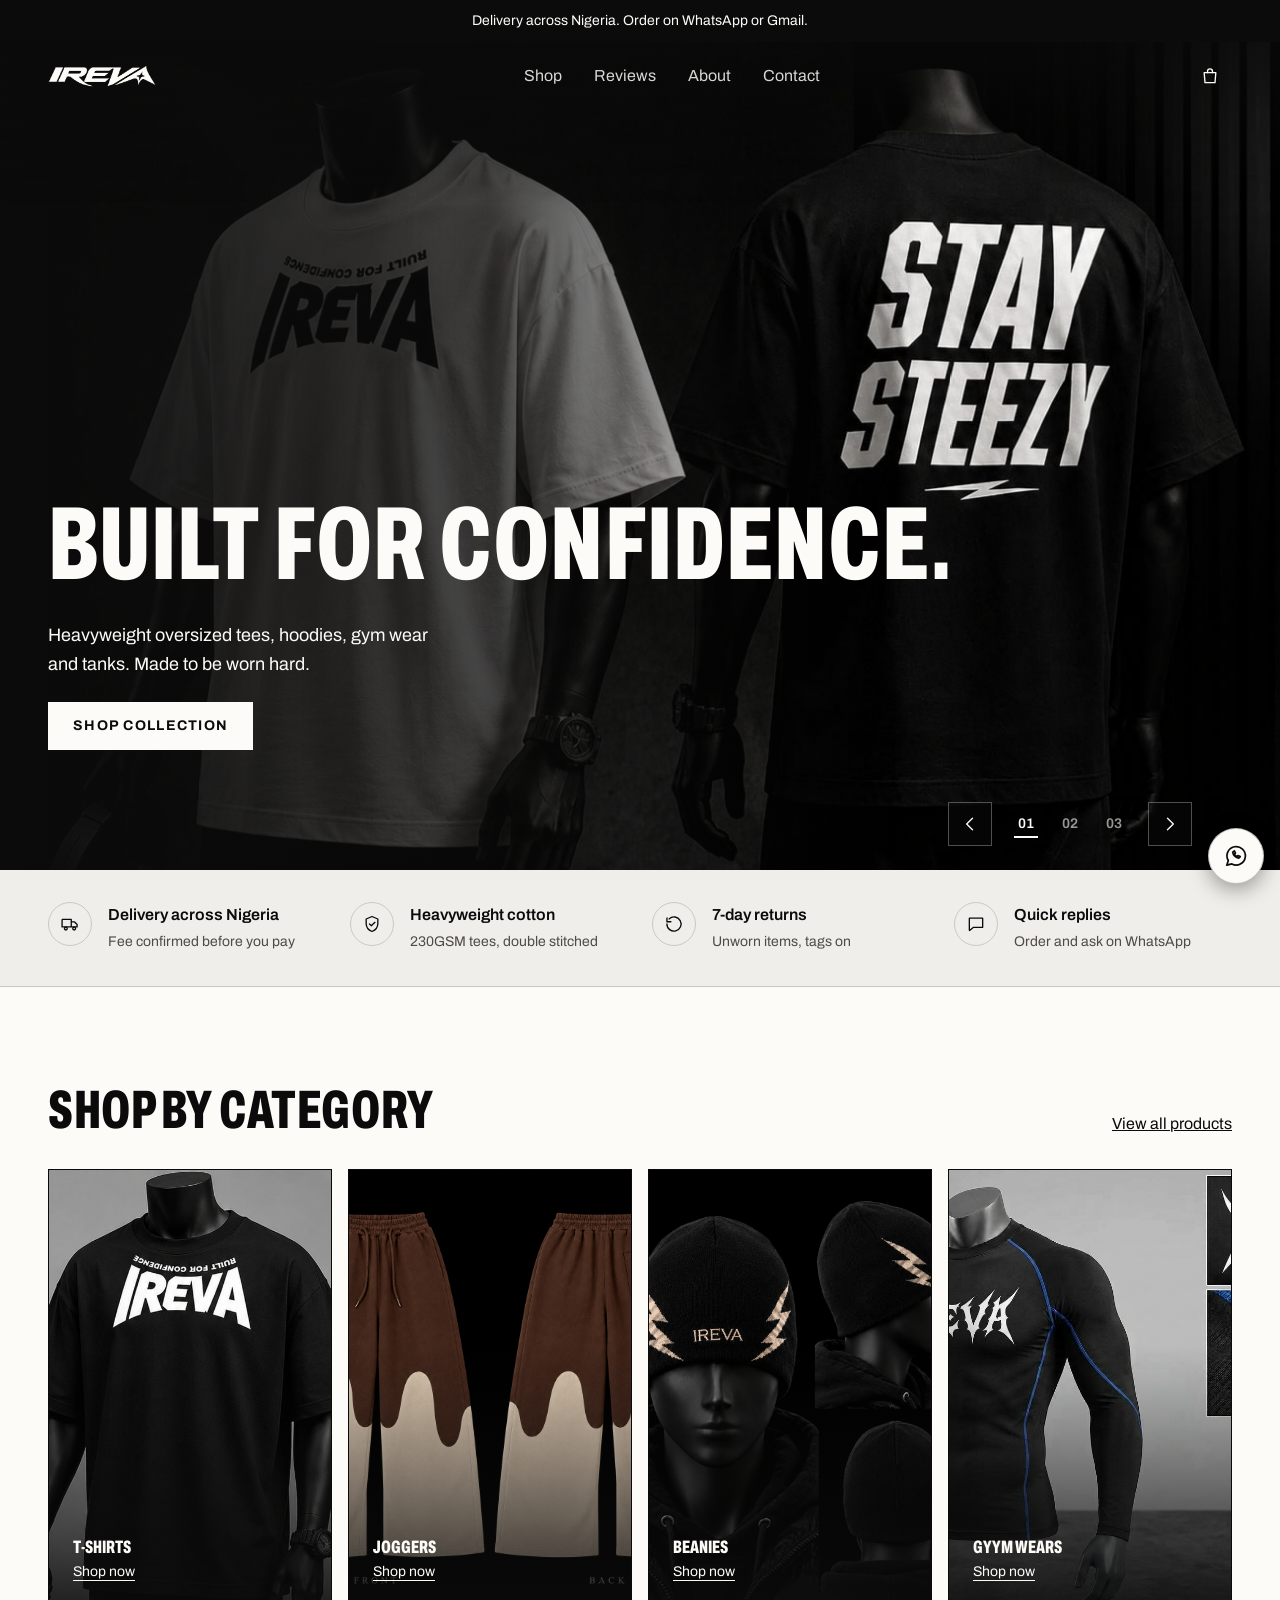
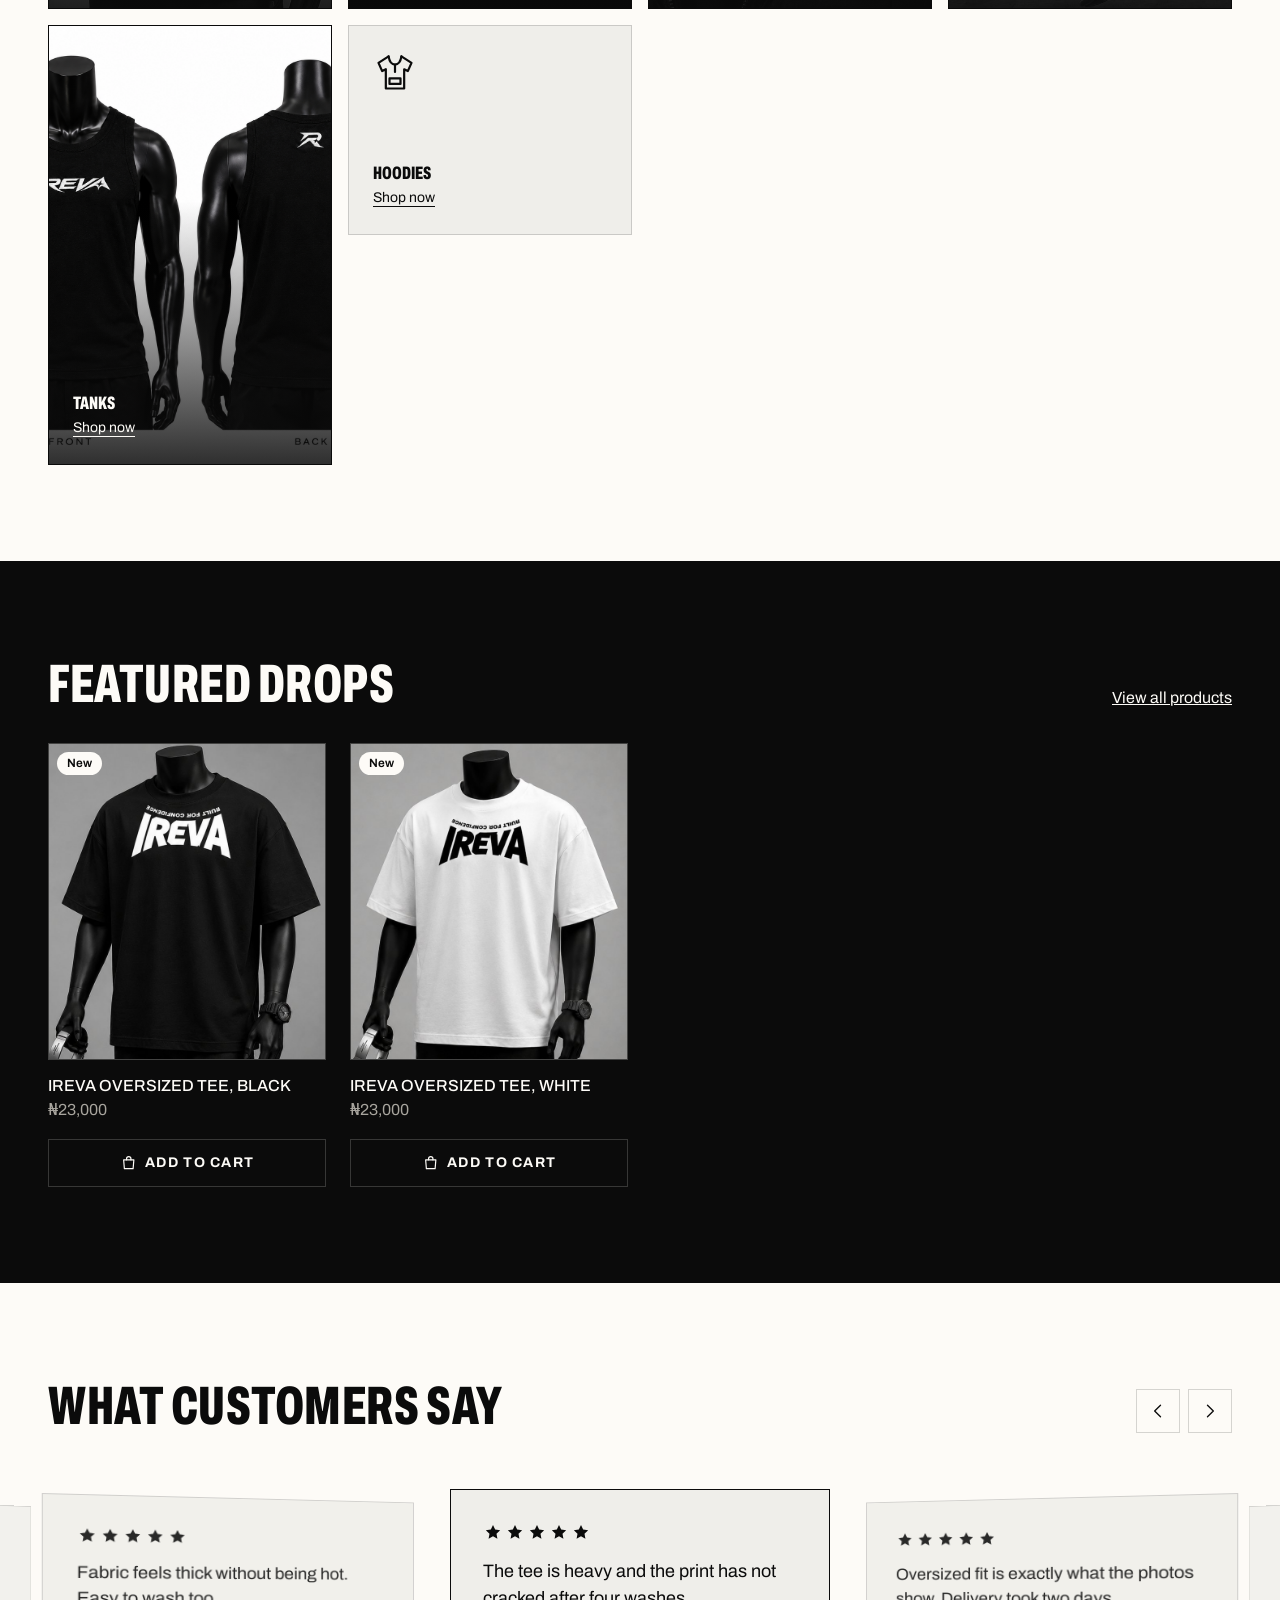
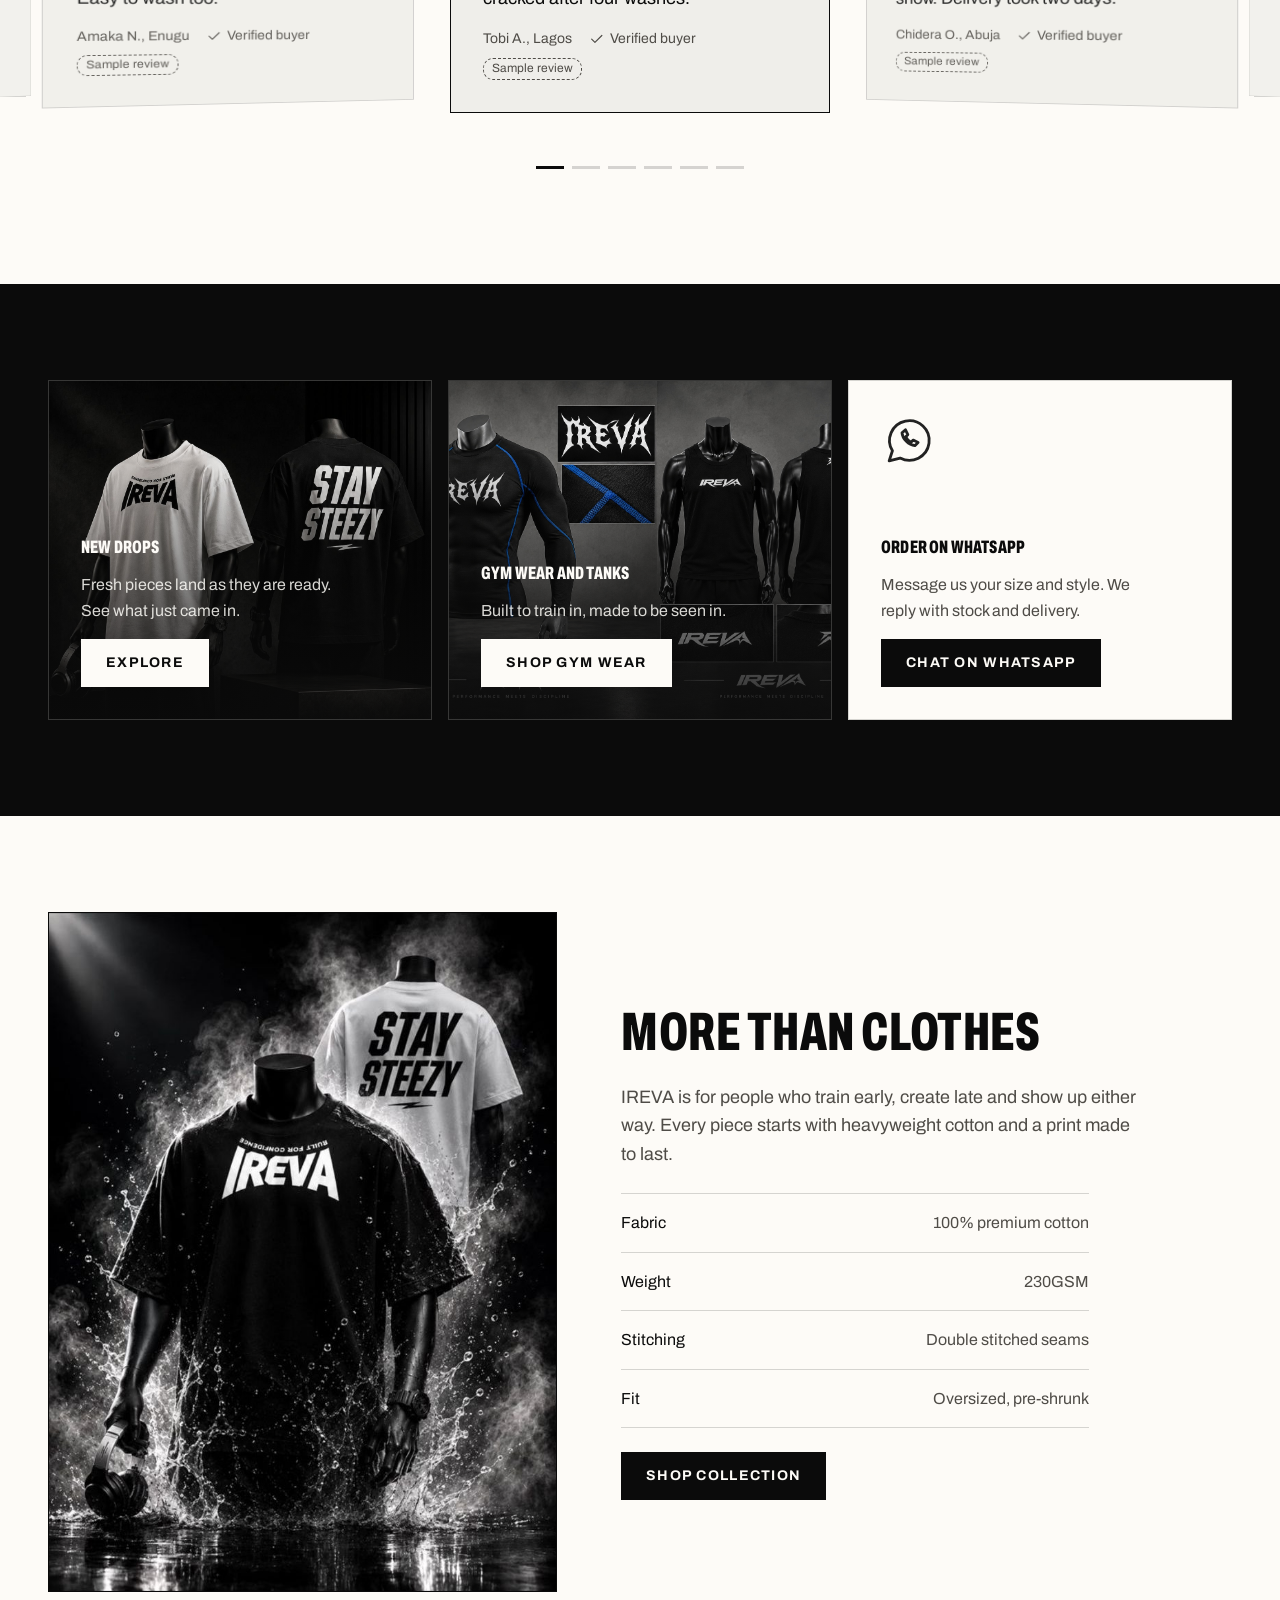
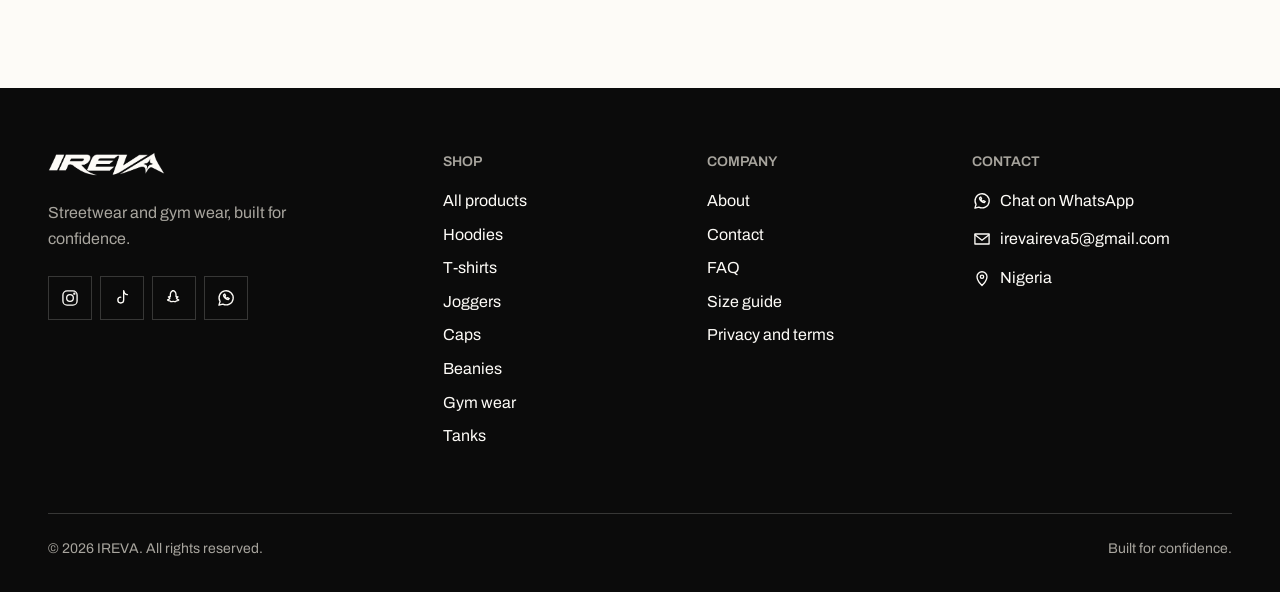
<file: index.html>
<!doctype html>
<html lang="en">

<head>
  <meta charset="utf-8" />
  <meta name="viewport" content="width=device-width, initial-scale=1" />
  <title>IREVA | Streetwear and gym wear, built for confidence</title>
  <meta name="description"
    content="IREVA makes heavyweight oversized tees, hoodies, joggers, caps, gym wear and tanks. Order by WhatsApp or Gmail." />
  <meta name="theme-color" content="#0b0b0b" />
  <link rel="icon" href="favicon.ico" sizes="48x48" />
  <link rel="icon" href="assets/images/favicon-32.png" type="image/png" sizes="32x32" />
  <link rel="apple-touch-icon" href="assets/images/apple-touch-icon.png" />
  <link rel="manifest" href="site.webmanifest" />
  <meta property="og:type" content="website" />
  <meta property="og:site_name" content="IREVA" />
  <meta property="og:title" content="IREVA | Streetwear and gym wear, built for confidence" />
  <meta property="og:description"
    content="IREVA makes heavyweight oversized tees, hoodies, joggers, caps, gym wear and tanks. Order by WhatsApp or Gmail." />
  <meta property="og:image" content="https://ire-va.netlify.app/assets/images/hero-duo.jpg" />
  <meta name="twitter:card" content="summary_large_image" />
  <link rel="preload" href="assets/fonts/archivo-head.woff2" as="font" type="font/woff2" crossorigin>
  <link rel="preload" href="assets/fonts/archivo-body.woff2" as="font" type="font/woff2" crossorigin>
  <link rel="stylesheet" href="css/styles.css" />
</head>

<!-- Page Loader -->
<div class="page-loader" id="pageLoader">
  <div class="loader-logo"><img src="assets/images/logo-light.png"></div>
  <div class="loader-bar">
    <div class="loader-fill"></div>
  </div>
</div>


<body class="is-light has-overlay">
  <a class="skip-link" href="#main">Skip to content</a>
  <svg xmlns="http://www.w3.org/2000/svg" width="0" height="0" style="position: absolute" aria-hidden="true"
    focusable="false">
    <symbol id="i-bag" viewBox="0 0 24 24">
      <path d="M5 8h14l-1 12H6L5 8z" />
      <path d="M9 8V6.5a3 3 0 0 1 6 0V8" />
    </symbol>
    <symbol id="i-menu" viewBox="0 0 24 24">
      <path d="M4 7h16M4 12h16M4 17h16" />
    </symbol>
    <symbol id="i-close" viewBox="0 0 24 24">
      <path d="M6 6l12 12M18 6L6 18" />
    </symbol>
    <symbol id="i-chev-l" viewBox="0 0 24 24">
      <path d="M15 5l-7 7 7 7" />
    </symbol>
    <symbol id="i-chev-r" viewBox="0 0 24 24">
      <path d="M9 5l7 7-7 7" />
    </symbol>
    <symbol id="i-pause" viewBox="0 0 24 24">
      <path d="M8 5v14M16 5v14" />
    </symbol>
    <symbol id="i-play" viewBox="0 0 24 24">
      <path d="M8 5l11 7-11 7z" />
    </symbol>
    <symbol id="i-truck" viewBox="0 0 24 24">
      <path d="M2.5 6.5h11v9h-11zM13.5 9.5h4l3 3v3h-7" />
      <circle cx="7" cy="17.5" r="1.7" />
      <circle cx="17" cy="17.5" r="1.7" />
    </symbol>
    <symbol id="i-shield" viewBox="0 0 24 24">
      <path d="M12 3l7 3v5.5c0 4.5-3 8-7 9.5-4-1.5-7-5-7-9.5V6l7-3z" />
      <path d="M9 12l2.2 2.2L15.5 10" />
    </symbol>
    <symbol id="i-return" viewBox="0 0 24 24">
      <path d="M3.5 12a8.5 8.5 0 1 0 2.6-6.1" />
      <path d="M3.5 4.5v4.8h4.8" />
    </symbol>
    <symbol id="i-chat" viewBox="0 0 24 24">
      <path d="M4 5h16v11H9l-5 4V5z" />
    </symbol>
    <symbol id="i-whatsapp" viewBox="0 0 24 24">
      <path d="M3.5 20.5l1.4-4.3A8.5 8.5 0 1 1 8.2 19.3l-4.7 1.2z" />
      <path d="M9 8.5c.2 2.6 2.9 5.3 5.5 5.5l1.4-1.4-2.1-1-.9.9c-.9-.4-1.9-1.4-2.3-2.3l.9-.9-1-2.1L9 8.5z" />
    </symbol>
    <symbol id="i-mail" viewBox="0 0 24 24">
      <path d="M3.5 6h17v12h-17z" />
      <path d="M3.5 7l8.5 6.5L20.5 7" />
    </symbol>
    <symbol id="i-instagram" viewBox="0 0 24 24">
      <rect x="3.5" y="3.5" width="17" height="17" rx="5" />
      <circle cx="12" cy="12" r="4" />
      <circle cx="17.2" cy="6.8" r=".6" />
    </symbol>
    <symbol id="i-tiktok" viewBox="0 0 24 24">
      <path d="M14 3.5v11a3.5 3.5 0 1 1-3.5-3.5" />
      <path d="M14 3.5c.4 2.7 2.1 4.3 4.5 4.5" />
    </symbol>
    <symbol id="i-pin" viewBox="0 0 24 24">
      <path d="M12 21s6-5.6 6-10.5a6 6 0 1 0-12 0C6 15.4 12 21 12 21z" />
      <circle cx="12" cy="10.5" r="2" />
    </symbol>
    <symbol id="i-star" viewBox="0 0 24 24">
      <path d="M12 3.5l2.6 5.5 6 .8-4.4 4.2 1.1 6-5.3-2.9-5.3 2.9 1.1-6L3.4 9.8l6-.8L12 3.5z" />
    </symbol>
    <symbol id="i-check" viewBox="0 0 24 24">
      <path d="M5 12.5l4.5 4.5L19 7.5" />
    </symbol>
    <symbol id="i-plus" viewBox="0 0 24 24">
      <path d="M12 5v14M5 12h14" />
    </symbol>
    <symbol id="i-minus" viewBox="0 0 24 24">
      <path d="M5 12h14" />
    </symbol>
    <symbol id="i-tee" viewBox="0 0 24 24">
      <path d="M8.5 4L3 7l2 4.5 2-1V20h10V10.5l2 1L21 7l-5.5-3c-.5 1.4-1.9 2.4-3.5 2.4S9 5.4 8.5 4z" />
    </symbol>
    <symbol id="i-hoodie" viewBox="0 0 24 24">
      <path d="M8.5 3.5L3 7l2 4.5 2-1V21h10V10.5l2 1L21 7l-5.5-3.5" />
      <path d="M8.5 3.5C9 6.5 10.3 8 12 8s3-1.5 3.5-4.5" />
      <path d="M12 8v4M9 15.5h6v3H9z" />
    </symbol>
    <symbol id="i-joggers" viewBox="0 0 24 24">
      <path d="M7 3h10l1.2 18h-4.4L12 12.5 10.2 21H5.8L7 3z" />
      <path d="M7 6.5h10M9.5 3v3.5" />
    </symbol>
    <symbol id="i-cap" viewBox="0 0 24 24">
      <path d="M5 14.5a7 7 0 0 1 14 0" />
      <path d="M3 14.5h15.5c1.7 0 2.7.9 2.7 2H3z" />
      <path d="M12 7.5v7" />
    </symbol>
    <symbol id="i-beanie" viewBox="0 0 24 24">
      <path d="M5.5 15a6.5 6.5 0 0 1 13 0" />
      <path d="M4.5 15h15v4h-15z" />
      <path d="M8 15v4M12 15v4M16 15v4" />
      <circle cx="12" cy="5" r="1.6" />
    </symbol>
    <symbol id="i-gym" viewBox="0 0 24 24">
      <path d="M6.5 6.5v11M17.5 6.5v11M3.5 9v6M20.5 9v6M6.5 12h11" />
    </symbol>
    <symbol id="i-tank" viewBox="0 0 24 24">
      <path d="M8 3v3c0 2 1.8 3.4 4 3.4S16 8 16 6V3" />
      <path d="M8 3L5.5 5.5 6.2 21h11.6l.7-15.5L16 3" />
    </symbol>
  </svg>
  <section class="announce is-dark" aria-label="Announcement">
    <p data-text="announcement">
      Delivery across Nigeria. Order on WhatsApp or Gmail.
    </p>
  </section>
  <header class="site-header" data-header data-overlay>
    <a class="brand" href="index.html" aria-label="IREVA home"><img class="logo logo--ivory"
        src="assets/images/logo-light.png" alt="" width="108" height="22" /><img class="logo logo--onyx"
        src="assets/images/logo-dark.png" alt="" width="108" height="22" /></a>
    <nav class="site-nav" id="site-nav" aria-label="Main">
      <a href="shop.html">Shop</a><a href="index.html#reviews">Reviews</a><a href="about.html">About</a><a
        href="contact.html">Contact</a>
    </nav>
    <div class="header-actions">
      <button class="icon-btn" type="button" data-open-cart aria-label="Open cart">
        <svg class="icon" aria-hidden="true">
          <use href="#i-bag" />
        </svg><span class="badge-count" data-cart-count hidden>0</span>
      </button>
      <button class="icon-btn menu-toggle" type="button" data-menu-toggle aria-expanded="false" aria-controls="site-nav"
        aria-label="Menu">
        <svg class="icon" aria-hidden="true">
          <use href="#i-menu" />
        </svg>
      </button>
    </div>
  </header>
  <main id="main" tabindex="-1">
    <section class="hero is-dark" aria-roledescription="carousel" aria-label="Featured slideshow" data-hero>
      <div class="hero-slides" data-hero-slides>
        <div class="hero-slide is-active" role="group" aria-roledescription="slide" aria-label="1 of 3">
          <img class="hero-image" src="assets/images/hero-duo.jpg"
            alt="IREVA white tee with the front print and black tee with Stay Steezy on the back, on mannequins"
            width="1402" height="1122" fetchpriority="high" />
          <div class="hero-copy">
            <h1 class="hero-title">Built for confidence.</h1>
            <p>
              Heavyweight oversized tees, hoodies, gym wear and tanks. Made to
              be worn hard.
            </p>
            <a class="btn" href="shop.html">Shop Collection</a>
          </div>
        </div>
        <div class="hero-slide hero-slide--right" role="group" aria-roledescription="slide" aria-label="2 of 3">
          <img class="hero-image" src="assets/images/hero-splash.jpg"
            alt="IREVA black tee rising out of splashing water, white tee behind it" width="739" height="986" />
          <div class="hero-copy">
            <h2 class="hero-title">Stay steezy.</h2>
            <p>
              The back print does the talking. Oversized tees in black and
              white.
            </p>
            <a class="btn" href="shop.html?category=T-shirts">Shop T-shirts</a>
          </div>
        </div>
        <div class="hero-slide hero-slide--pair" role="group" aria-roledescription="slide" aria-label="3 of 3">
          <div class="hero-pair">
            <div class="pair-card pair-card--white">
              <img src="assets/images/tee-white.jpg" alt="IREVA white oversized tee, front" width="700" height="780" />
            </div>
            <div class="pair-card pair-card--black">
              <img src="assets/images/tee-black.jpg" alt="IREVA black oversized tee, front" width="700" height="780" />
            </div>
          </div>
          <div class="hero-copy">
            <h2 class="hero-title">Heavy. Double stitched.</h2>
            <p>230GSM cotton that keeps its shape wash after wash.</p>
            <a class="btn" href="shop.html?category=T-shirts">See the tees</a>
          </div>
        </div>
      </div>
      <div class="hero-controls">
        <button class="icon-btn" type="button" data-hero-prev aria-label="Previous slide">
          <svg class="icon" aria-hidden="true">
            <use href="#i-chev-l" />
          </svg>
        </button>
        <div class="hero-nums" data-hero-nums></div>
        <button class="icon-btn" type="button" data-hero-next aria-label="Next slide">
          <svg class="icon" aria-hidden="true">
            <use href="#i-chev-r" />
          </svg>
        </button>
        <!--button class="icon-btn" type="button" data-hero-toggle aria-label="Pause slideshow"><svg class="icon"
            aria-hidden="true">
            <use href="#i-pause" />
          </svg></button>-->
      </div>
    </section>
    <section class="trust is-light" aria-label="Why shop with IREVA">
      <ul class="trust-list">
        <li class="trust-item">
          <svg class="icon" aria-hidden="true">
            <use href="#i-truck" />
          </svg>
          <div>
            <strong>Delivery across Nigeria</strong><span>Fee confirmed before you pay</span>
          </div>
        </li>
        <li class="trust-item">
          <svg class="icon" aria-hidden="true">
            <use href="#i-shield" />
          </svg>
          <div>
            <strong>Heavyweight cotton</strong><span>230GSM tees, double stitched</span>
          </div>
        </li>
        <li class="trust-item">
          <svg class="icon" aria-hidden="true">
            <use href="#i-return" />
          </svg>
          <div>
            <strong>7-day returns</strong><span>Unworn items, tags on</span>
          </div>
        </li>
        <li class="trust-item">
          <svg class="icon" aria-hidden="true">
            <use href="#i-chat" />
          </svg>
          <div>
            <strong>Quick replies</strong><span>Order and ask on WhatsApp</span>
          </div>
        </li>
      </ul>
    </section>
    <section class="block is-light" aria-labelledby="cat-title">
      <div class="block-head">
        <h2 class="block-title" id="cat-title">Shop by category</h2>
        <a class="link" href="shop.html">View all products</a>
      </div>
      <ul class="tiles">
        <li class="tile-li--photo">
          <a class="tile tile--photo" href="shop.html?category=T-shirts"><img src="assets/images/tee-black.jpg" alt=""
              loading="lazy" width="700" height="780" /><span><span class="tile-name">T-shirts</span><span
                class="tile-cta">Shop now</span></span></a>
        </li>
        <li class="tile-li--photo">
          <a class="tile tile--photo" href="shop.html?category=T-shirts"><img src="assets/images/joggers.PNG" alt=""
              loading="lazy" width="700" height="780" /><span><span class="tile-name">Joggers</span><span
                class="tile-cta">Shop now</span></span></a>
        </li>
        <li class="tile-li--photo">
          <a class="tile tile--photo" href="shop.html?category=T-shirts"><img
              src="assets/images/ireva_beanie_blank_back.jpg" alt="" loading="lazy" width="700"
              height="780" /><span><span class="tile-name">Beanies</span><span class="tile-cta">Shop
                now</span></span></a>
        </li>
        <li class="tile-li--photo">
          <a class="tile tile--photo" href="shop.html?category=T-shirts"><img src="assets/images/gymw.JPG" alt=""
              loading="lazy" width="700" height="780" /><span><span class="tile-name">Gyym Wears</span><span
                class="tile-cta">Shop now</span></span></a>
        </li>
        <li class="tile-li--photo">
          <a class="tile tile--photo" href="shop.html?category=T-shirts"><img src="assets/images/tanks.PNG" alt=""
              loading="lazy" width="700" height="780" /><span><span class="tile-name">Tanks</span><span
                class="tile-cta">Shop now</span></span></a>
        </li>
        <li>
          <a class="tile" href="shop.html?category=Hoodies"><svg class="icon icon--xl" aria-hidden="true">
              <use href="#i-hoodie" />
            </svg><span><span class="tile-name">Hoodies</span><span class="tile-cta">Shop now</span></span></a>
        </li>
      </ul>
    </section>
    <section class="block is-dark" aria-labelledby="feat-title">
      <div class="block-head">
        <h2 class="block-title" id="feat-title">Featured drops</h2>
        <a class="link" href="shop.html">View all products</a>
      </div>
      <ul class="grid" data-featured></ul>
      <noscript>
        <p class="shop-empty">
          Turn on JavaScript to browse and order, or message us on WhatsApp.
        </p>
      </noscript>
    </section>
    <section class="block is-light" id="reviews" aria-labelledby="rv-title" aria-roledescription="carousel"
      data-reviews>
      <div class="block-head">
        <h2 class="block-title" id="rv-title">What customers say</h2>
        <div class="rv-controls">
          <button class="icon-btn" type="button" data-rv-prev aria-label="Previous review">
            <svg class="icon" aria-hidden="true">
              <use href="#i-chev-l" />
            </svg>
          </button>
          <!--button
              class="icon-btn"
              type="button"
              data-rv-toggle
              aria-label="Pause reviews">
              <svg class="icon" aria-hidden="true">
                <use href="#i-pause" />
              </svg>
            </button-->
          <button class="icon-btn" type="button" data-rv-next aria-label="Next review">
            <svg class="icon" aria-hidden="true">
              <use href="#i-chev-r" />
            </svg>
          </button>
        </div>
      </div>
      <ul class="rv-track" data-rv-track tabindex="0" aria-label="Customer reviews"></ul>
      <div class="rv-dots" data-rv-dots></div>
    </section>
    <section class="block is-dark" aria-label="Highlights">
      <div class="promos">
        <div class="promo promo--photo">
          <img src="assets/images/hero-duo.jpg" alt="t-shirts" loading="lazy" width="1402" height="1122" />
          <h3>New drops</h3>
          <p>Fresh pieces land as they are ready. See what just came in.</p>
          <a class="btn" href="shop.html">Explore</a>
        </div>
        <div class="promo promo--photo">
          <img src="assets/images/gymtanks.jpg" alt="gym+tanks" loading="lazy" width="1402" height="1122" />
          <h3>Gym wear and tanks</h3>
          <p>Built to train in, made to be seen in.</p>
          <a class="btn" href="shop.html?category=Gym%20wear">Shop gym wear</a>
        </div>
        <div class="promo is-light">
          <svg class="icon icon--xl" aria-hidden="true">
            <use href="#i-whatsapp" />
          </svg>
          <h3>Order on WhatsApp</h3>
          <p>
            Message us your size and style. We reply with stock and delivery.
          </p>
          <a class="btn" data-link="whatsapp" href="#" target="_blank" rel="noopener">Chat on WhatsApp</a>
        </div>
      </div>
    </section>
    <section class="block is-light">
      <div class="story">
        <video autoplay muted loop playsinline preload="metadata" poster="assets/images/hero-splash.jpg" width="739"
          height="986" aria-label="IREVA black tee rising out of splashing water, white tee behind it">
          <source src="assets/videos/splash2.mp4" type="video/mp4" />
        </video>
        <div class="story-copy">
          <h2 class="block-title">More than clothes</h2>
          <p>
            IREVA is for people who train early, create late and show up
            either way. Every piece starts with heavyweight cotton and a print
            made to last.
          </p>
          <ul class="spec-list">
            <li>Fabric<span>100% premium cotton</span></li>
            <li>Weight<span>230GSM</span></li>
            <li>Stitching<span>Double stitched seams</span></li>
            <li>Fit<span>Oversized, pre-shrunk</span></li>
          </ul>
          <a class="btn" href="shop.html">Shop Collection</a>
        </div>
      </div>
    </section>
  </main>
  <footer class="footer is-dark">
    <div class="footer-grid">
      <div class="footer-brand">
        <img class="logo" src="assets/images/logo-light.png" alt="IREVA" width="118" height="24" loading="lazy" />
        <p class="muted">Streetwear and gym wear, built for confidence.</p>
        <div class="socials">
          <a data-link="instagram" href="#" target="_blank" rel="noopener" aria-label="IREVA on Instagram"><svg
              class="icon" aria-hidden="true">
              <use href="#i-instagram" />
            </svg>
            <a data-link="tiktok" href="#" aria-label="IREVA on TikTok"><svg class="icon" aria-hidden="true">
                <use href="#i-tiktok" />
              </svg></a>
            <a data-link="snapchat" href="#" aria-label="IREVA on Snapchat"><svg class="icon" aria-hidden="true"
                viewBox="0 0 24 24">
                <path
                  d="M12 3.2c-2.7 0-4.4 2-4.4 4.6v2.3c-.6.3-1.4.5-2.3.6.3.6.9 1 1.8 1.2-.5 1.2-1.4 2-2.8 2.5.6.6 1.8.9 2.9 1 .2.5.4.9.8 1 .9.2 1.9-.4 2.9-.4h.2c1 0 2 .6 2.9.4.4-.1.6-.5.8-1 1.1-.1 2.3-.4 2.9-1-1.4-.5-2.3-1.3-2.8-2.5.9-.2 1.5-.6 1.8-1.2-.9-.1-1.7-.3-2.3-.6V7.8c0-2.6-1.7-4.6-4.4-4.6z" />
              </svg></a>
            <a data-link="whatsapp" href="#" target="_blank" rel="noopener"
              aria-label="Chat with IREVA on WhatsApp"><svg class="icon" aria-hidden="true">
                <use href="#i-whatsapp" />
              </svg></a>
        </div>
      </div>
      <nav aria-label="Shop categories">
        <h2>Shop</h2>
        <ul class="footer-links">
          <li><a href="shop.html">All products</a></li>
          <li><a href="shop.html?category=Hoodies">Hoodies</a></li>
          <li><a href="shop.html?category=T-shirts">T-shirts</a></li>
          <li><a href="shop.html?category=Joggers">Joggers</a></li>
          <li><a href="shop.html?category=Caps">Caps</a></li>
          <li><a href="shop.html?category=Beanies">Beanies</a></li>
          <li><a href="shop.html?category=Gym%20wear">Gym wear</a></li>
          <li><a href="shop.html?category=Tanks">Tanks</a></li>
        </ul>
      </nav>
      <nav aria-label="Company">
        <h2>Company</h2>
        <ul class="footer-links">
          <li><a href="about.html">About</a></li>
          <li><a href="contact.html">Contact</a></li>
          <li><a href="faq.html">FAQ</a></li>
          <li><a href="size-guide.html">Size guide</a></li>
          <li><a href="privacy-terms.html">Privacy and terms</a></li>
        </ul>
      </nav>
      <div>
        <h2>Contact</h2>
        <ul class="footer-links">
          <li>
            <a data-link="whatsapp" href="#" target="_blank" rel="noopener"><svg class="icon" aria-hidden="true">
                <use href="#i-whatsapp" />
              </svg>Chat on WhatsApp</a>
          </li>
          <li>
            <a data-link="email" href="#"><svg class="icon" aria-hidden="true">
                <use href="#i-mail" />
              </svg><span data-text="email">hello@example.com</span></a>
          </li>
          <li>
            <span><svg class="icon" aria-hidden="true">
                <use href="#i-pin" />
              </svg><span data-text="location">Nigeria</span></span>
          </li>
        </ul>
      </div>
    </div>
    <div class="footer-bar">
      <p>&copy; <span data-year>2026</span> IREVA. All rights reserved.</p>
      <p>Built for confidence.</p>
    </div>
  </footer>

  <div class="scrim" data-scrim hidden></div>
  <div class="drawer is-light" data-drawer role="dialog" aria-modal="true" aria-label="Your cart" aria-hidden="true"
    tabindex="-1">
    <div class="drawer-head">
      <h2>Your cart</h2>
      <button class="icon-btn" type="button" data-close-cart aria-label="Close cart">
        <svg class="icon" aria-hidden="true">
          <use href="#i-close" />
        </svg>
      </button>
    </div>
    <ul class="cart-list" data-cart-list></ul>
    <div class="cart-empty" data-cart-empty>
      <svg class="icon icon--xl" aria-hidden="true">
        <use href="#i-bag" />
      </svg>
      <p>Your cart is empty.</p>
      <a class="btn" href="shop.html">Browse the shop</a>
    </div>
    <div class="drawer-foot" data-cart-foot hidden>
      <p class="total">
        <span>Total</span> <strong data-cart-total>₦0</strong>
      </p>
      <div class="field">
        <label for="c-name">Full name</label><input id="c-name" autocomplete="name" />
      </div>
      <div class="field">
        <label for="c-phone">Phone number</label><input id="c-phone" type="tel" autocomplete="tel" />
      </div>
      <div class="field">
        <label for="c-addr">Delivery address</label><textarea id="c-addr" rows="2"
          autocomplete="street-address"></textarea>
      </div>
      <p class="form-error" data-checkout-error role="alert" hidden></p>
      <button class="btn" type="button" data-checkout="whatsapp">
        <svg class="icon" aria-hidden="true">
          <use href="#i-whatsapp" />
        </svg>Order on WhatsApp
      </button>
      <button class="btn btn--line" type="button" data-checkout="gmail">
        <svg class="icon" aria-hidden="true">
          <use href="#i-mail" />
        </svg>Order by Gmail
      </button>
    </div>
  </div>
  <dialog class="size-modal is-light" data-size-modal aria-labelledby="size-title">
    <form method="dialog" class="size-form">
      <div class="size-product" data-size-product></div>
      <div class="sizes" data-sizes role="radiogroup" aria-label="Size"></div>
      <p class="form-error" data-size-error role="alert" hidden>
        Choose a size to continue.
      </p>
      <div class="modal-actions">
        <button class="btn btn--line" value="cancel">Cancel</button><button class="btn" type="button" data-size-confirm>
          Add to cart
        </button>
      </div>
    </form>
  </dialog>
  <aside aria-label="Quick contact">
    <a class="fab" data-link="whatsapp" href="#" target="_blank" rel="noopener" aria-label="Chat on WhatsApp"><svg
        class="icon" aria-hidden="true">
        <use href="#i-whatsapp" />
      </svg></a>
  </aside>
  <script src="js/main.js"></script>
  <script src="js/home.js"></script>
</body>
<script src="https://identity.netlify.com/v1/netlify-identity-widget.js"></script>
<script>
  if (window.netlifyIdentity) {
    window.netlifyIdentity.on('init', (user) => {
      if (!user) {
        window.netlifyIdentity.on('login', () => {
          document.location.href = '/admin/';
        });
      }
    });
  }
</script>

</html>
</file>
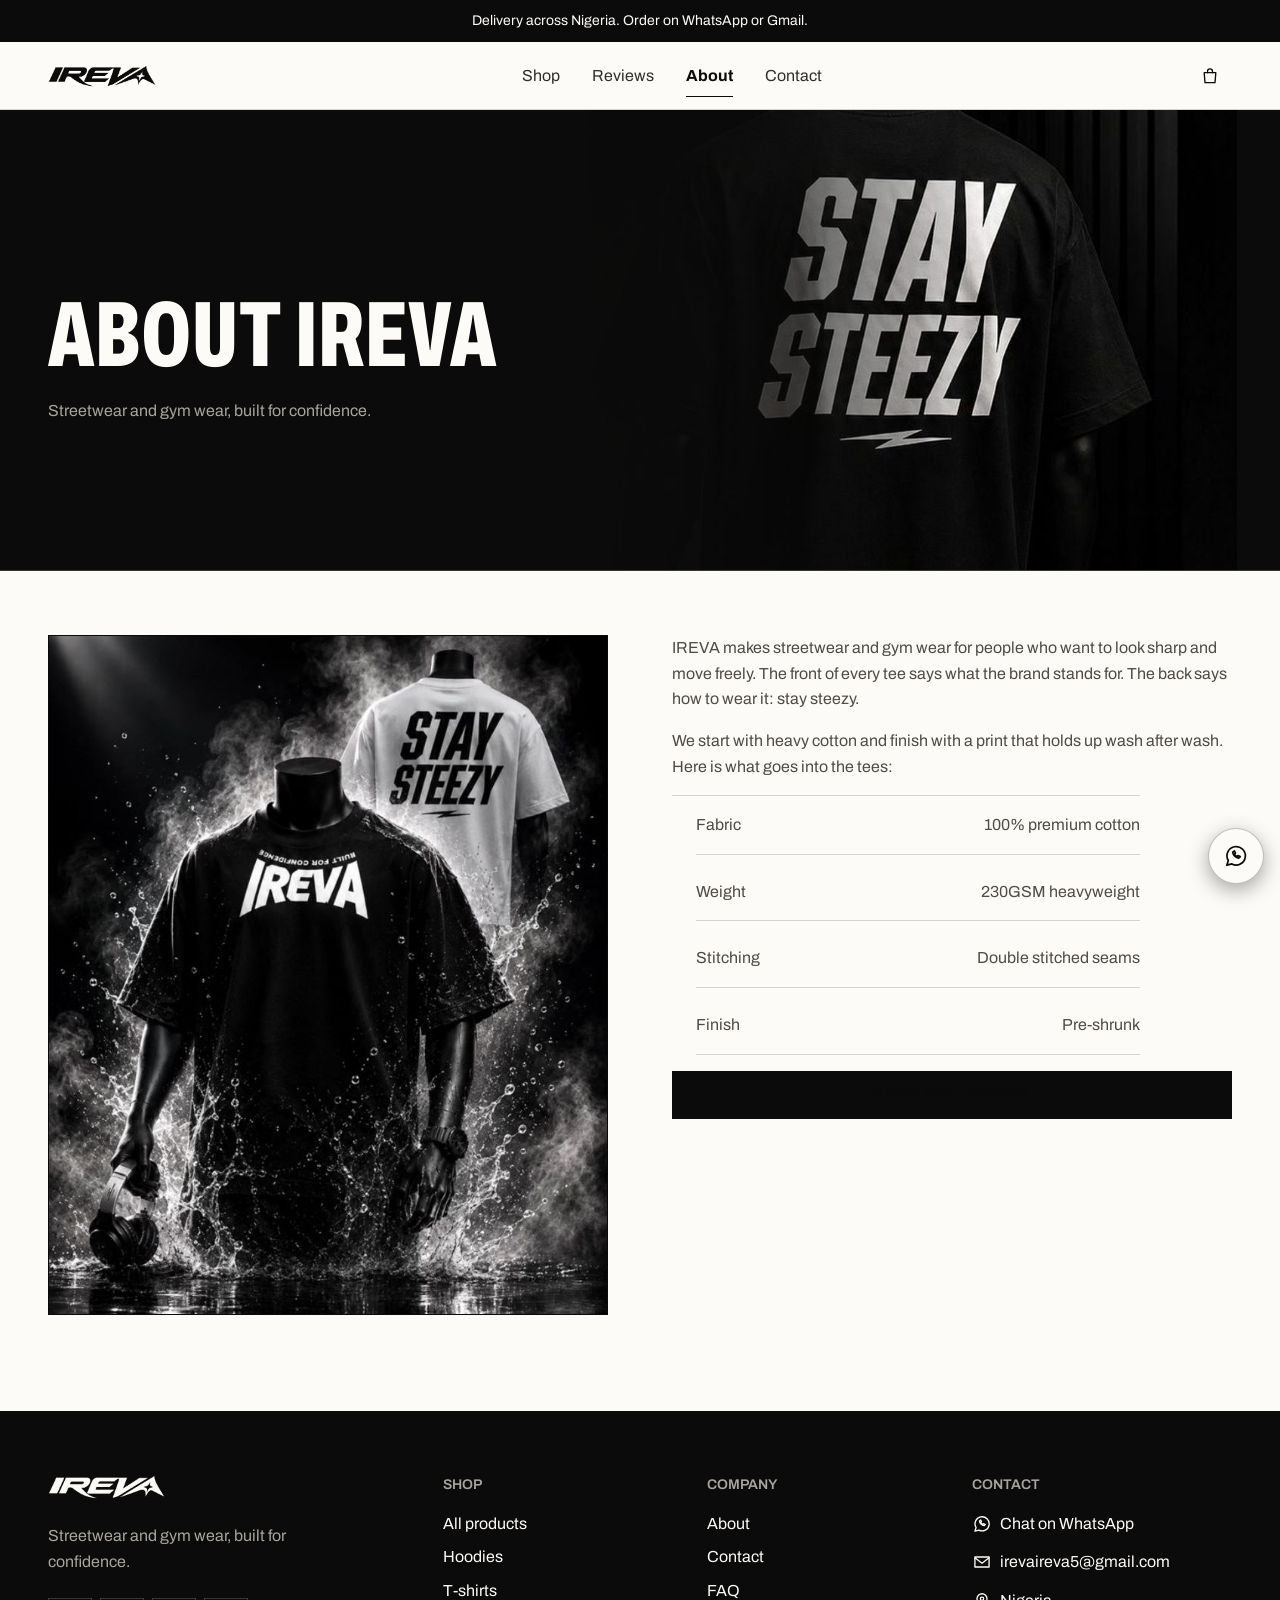
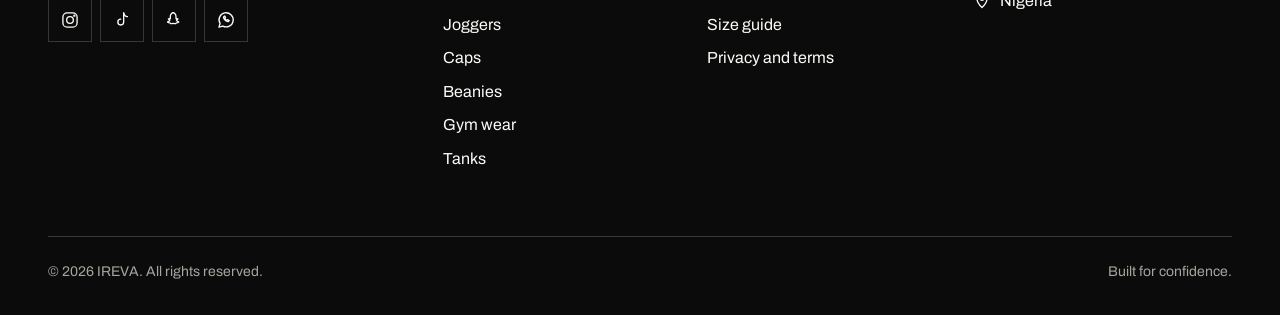
<file: about.html>
<!doctype html>
<html lang="en">
  <head>
    <meta charset="utf-8" />
    <meta name="viewport" content="width=device-width, initial-scale=1" />
    <title>About | IREVA</title>
    <meta
      name="description"
      content="IREVA makes heavyweight streetwear and gym wear built for confidence. See what goes into every piece."
    />
    <meta name="theme-color" content="#0b0b0b" />
    <link rel="icon" href="favicon.ico" sizes="48x48" />
    <link
      rel="icon"
      href="assets/images/favicon-32.png"
      type="image/png"
      sizes="32x32"
    />
    <link rel="apple-touch-icon" href="assets/images/apple-touch-icon.png" />
    <link rel="manifest" href="site.webmanifest" />
    <meta property="og:type" content="website" />
    <meta property="og:site_name" content="IREVA" />
    <meta property="og:title" content="About | IREVA" />
    <meta
      property="og:description"
      content="IREVA makes heavyweight streetwear and gym wear built for confidence. See what goes into every piece."
    />
    <meta
      property="og:image"
      content="https://ire-va.netlify.app/assets/images/hero-duo.jpg"
    />
    <meta name="twitter:card" content="summary_large_image" />
     <link rel="preload" href="assets/fonts/archivo-head.woff2" as="font" type="font/woff2" crossorigin>
  <link rel="preload" href="assets/fonts/archivo-body.woff2" as="font" type="font/woff2" crossorigin>
    <link rel="stylesheet" href="css/styles.css" />
  </head>

  <!-- Page Loader -->
  <div class="page-loader" id="pageLoader">
    <div class="loader-logo"><img src="assets/images/logo-light.png" /></div>
    <div class="loader-bar"><div class="loader-fill"></div></div>
  </div>

  <body class="is-light">
    <a class="skip-link" href="#main">Skip to content</a>
    <svg
      xmlns="http://www.w3.org/2000/svg"
      width="0"
      height="0"
      style="position: absolute"
      aria-hidden="true"
      focusable="false"
    >
      <symbol id="i-bag" viewBox="0 0 24 24">
        <path d="M5 8h14l-1 12H6L5 8z" />
        <path d="M9 8V6.5a3 3 0 0 1 6 0V8" />
      </symbol>
      <symbol id="i-menu" viewBox="0 0 24 24">
        <path d="M4 7h16M4 12h16M4 17h16" />
      </symbol>
      <symbol id="i-close" viewBox="0 0 24 24">
        <path d="M6 6l12 12M18 6L6 18" />
      </symbol>
      <symbol id="i-chev-l" viewBox="0 0 24 24">
        <path d="M15 5l-7 7 7 7" />
      </symbol>
      <symbol id="i-chev-r" viewBox="0 0 24 24">
        <path d="M9 5l7 7-7 7" />
      </symbol>
      <symbol id="i-pause" viewBox="0 0 24 24">
        <path d="M8 5v14M16 5v14" />
      </symbol>
      <symbol id="i-play" viewBox="0 0 24 24">
        <path d="M8 5l11 7-11 7z" />
      </symbol>
      <symbol id="i-truck" viewBox="0 0 24 24">
        <path d="M2.5 6.5h11v9h-11zM13.5 9.5h4l3 3v3h-7" />
        <circle cx="7" cy="17.5" r="1.7" />
        <circle cx="17" cy="17.5" r="1.7" />
      </symbol>
      <symbol id="i-shield" viewBox="0 0 24 24">
        <path d="M12 3l7 3v5.5c0 4.5-3 8-7 9.5-4-1.5-7-5-7-9.5V6l7-3z" />
        <path d="M9 12l2.2 2.2L15.5 10" />
      </symbol>
      <symbol id="i-return" viewBox="0 0 24 24">
        <path d="M3.5 12a8.5 8.5 0 1 0 2.6-6.1" />
        <path d="M3.5 4.5v4.8h4.8" />
      </symbol>
      <symbol id="i-chat" viewBox="0 0 24 24">
        <path d="M4 5h16v11H9l-5 4V5z" />
      </symbol>
      <symbol id="i-whatsapp" viewBox="0 0 24 24">
        <path d="M3.5 20.5l1.4-4.3A8.5 8.5 0 1 1 8.2 19.3l-4.7 1.2z" />
        <path
          d="M9 8.5c.2 2.6 2.9 5.3 5.5 5.5l1.4-1.4-2.1-1-.9.9c-.9-.4-1.9-1.4-2.3-2.3l.9-.9-1-2.1L9 8.5z"
        />
      </symbol>
      <symbol id="i-mail" viewBox="0 0 24 24">
        <path d="M3.5 6h17v12h-17z" />
        <path d="M3.5 7l8.5 6.5L20.5 7" />
      </symbol>
      <symbol id="i-instagram" viewBox="0 0 24 24">
        <rect x="3.5" y="3.5" width="17" height="17" rx="5" />
        <circle cx="12" cy="12" r="4" />
        <circle cx="17.2" cy="6.8" r=".6" />
      </symbol>
      <symbol id="i-tiktok" viewBox="0 0 24 24">
        <path d="M14 3.5v11a3.5 3.5 0 1 1-3.5-3.5" />
        <path d="M14 3.5c.4 2.7 2.1 4.3 4.5 4.5" />
      </symbol>
      <symbol id="i-pin" viewBox="0 0 24 24">
        <path d="M12 21s6-5.6 6-10.5a6 6 0 1 0-12 0C6 15.4 12 21 12 21z" />
        <circle cx="12" cy="10.5" r="2" />
      </symbol>
      <symbol id="i-star" viewBox="0 0 24 24">
        <path
          d="M12 3.5l2.6 5.5 6 .8-4.4 4.2 1.1 6-5.3-2.9-5.3 2.9 1.1-6L3.4 9.8l6-.8L12 3.5z"
        />
      </symbol>
      <symbol id="i-check" viewBox="0 0 24 24">
        <path d="M5 12.5l4.5 4.5L19 7.5" />
      </symbol>
      <symbol id="i-plus" viewBox="0 0 24 24">
        <path d="M12 5v14M5 12h14" />
      </symbol>
      <symbol id="i-minus" viewBox="0 0 24 24"><path d="M5 12h14" /></symbol>
      <symbol id="i-tee" viewBox="0 0 24 24">
        <path
          d="M8.5 4L3 7l2 4.5 2-1V20h10V10.5l2 1L21 7l-5.5-3c-.5 1.4-1.9 2.4-3.5 2.4S9 5.4 8.5 4z"
        />
      </symbol>
      <symbol id="i-hoodie" viewBox="0 0 24 24">
        <path d="M8.5 3.5L3 7l2 4.5 2-1V21h10V10.5l2 1L21 7l-5.5-3.5" />
        <path d="M8.5 3.5C9 6.5 10.3 8 12 8s3-1.5 3.5-4.5" />
        <path d="M12 8v4M9 15.5h6v3H9z" />
      </symbol>
      <symbol id="i-joggers" viewBox="0 0 24 24">
        <path d="M7 3h10l1.2 18h-4.4L12 12.5 10.2 21H5.8L7 3z" />
        <path d="M7 6.5h10M9.5 3v3.5" />
      </symbol>
      <symbol id="i-cap" viewBox="0 0 24 24">
        <path d="M5 14.5a7 7 0 0 1 14 0" />
        <path d="M3 14.5h15.5c1.7 0 2.7.9 2.7 2H3z" />
        <path d="M12 7.5v7" />
      </symbol>
      <symbol id="i-beanie" viewBox="0 0 24 24">
        <path d="M5.5 15a6.5 6.5 0 0 1 13 0" />
        <path d="M4.5 15h15v4h-15z" />
        <path d="M8 15v4M12 15v4M16 15v4" />
        <circle cx="12" cy="5" r="1.6" />
      </symbol>
      <symbol id="i-gym" viewBox="0 0 24 24">
        <path d="M6.5 6.5v11M17.5 6.5v11M3.5 9v6M20.5 9v6M6.5 12h11" />
      </symbol>
      <symbol id="i-tank" viewBox="0 0 24 24">
        <path d="M8 3v3c0 2 1.8 3.4 4 3.4S16 8 16 6V3" />
        <path d="M8 3L5.5 5.5 6.2 21h11.6l.7-15.5L16 3" />
      </symbol>
    </svg>
    <section class="announce is-dark" aria-label="Announcement">
      <p data-text="announcement">
        Delivery across Nigeria. Order on WhatsApp or Gmail.
      </p>
    </section>
    <header class="site-header is-solid" data-header>
      <a class="brand" href="index.html" aria-label="IREVA home"
        ><img
          class="logo logo--ivory"
          src="assets/images/logo-light.png"
          alt=""
          width="108"
          height="22" /><img
          class="logo logo--onyx"
          src="assets/images/logo-dark.png"
          alt=""
          width="108"
          height="22"
      /></a>
      <nav class="site-nav" id="site-nav" aria-label="Main">
        <a href="shop.html">Shop</a><a href="index.html#reviews">Reviews</a
        ><a href="about.html" aria-current="page">About</a
        ><a href="contact.html">Contact</a>
      </nav>
      <div class="header-actions">
        <button
          class="icon-btn"
          type="button"
          data-open-cart
          aria-label="Open cart"
        >
          <svg class="icon" aria-hidden="true"><use href="#i-bag" /></svg
          ><span class="badge-count" data-cart-count hidden>0</span>
        </button>
        <button
          class="icon-btn menu-toggle"
          type="button"
          data-menu-toggle
          aria-expanded="false"
          aria-controls="site-nav"
          aria-label="Menu"
        >
          <svg class="icon" aria-hidden="true"><use href="#i-menu" /></svg>
        </button>
      </div>
    </header>
    <main id="main" tabindex="-1">
      <section class="page-head page-head--photo page-head--about is-dark">
        <h1 class="page-title">About IREVA</h1>
        <p class="muted">Streetwear and gym wear, built for confidence.</p>
      </section>
      <section class="content is-light">
        <div class="split">
          <video
            autoplay
            muted
            loop
            playsinline
            preload="metadata"
            poster="assets/images/hero-splash.jpg"
            width="739"
            height="986"
            aria-label="IREVA black tee rising out of splashing water, white tee behind it"
          >
            <source src="assets/videos/splash2.mp4" type="video/mp4" />
          </video>
          <div class="prose">
            <p>
              IREVA makes streetwear and gym wear for people who want to look
              sharp and move freely. The front of every tee says what the brand
              stands for. The back says how to wear it: stay steezy.
            </p>
            <p>
              We start with heavy cotton and finish with a print that holds up
              wash after wash. Here is what goes into the tees:
            </p>
            <ul class="spec-list">
              <li>Fabric<span>100% premium cotton</span></li>
              <li>Weight<span>230GSM heavyweight</span></li>
              <li>Stitching<span>Double stitched seams</span></li>
              <li>Finish<span>Pre-shrunk</span></li>
            </ul>
            <a class="btn" href="shop.html">Shop Collection</a>
          </div>
        </div>
      </section>
    </main>
    <footer class="footer is-dark">
      <div class="footer-grid">
        <div class="footer-brand">
          <img
            class="logo"
            src="assets/images/logo-light.png"
            alt="IREVA"
            width="118"
            height="24"
            loading="lazy"
          />
          <p class="muted">Streetwear and gym wear, built for confidence.</p>
          <div class="socials">
            <a
              data-link="instagram"
              href="#"
              target="_blank"
              rel="noopener"
              aria-label="IREVA on Instagram"
              ><svg class="icon" aria-hidden="true">
                <use href="#i-instagram" /></svg
            ></a>
            <a data-link="tiktok" href="#" aria-label="IREVA on TikTok"
              ><svg class="icon" aria-hidden="true">
                <use href="#i-tiktok" /></svg
            ></a>
            <a data-link="snapchat" href="#" aria-label="IREVA on Snapchat"
              ><svg class="icon" aria-hidden="true" viewBox="0 0 24 24">
                <path
                  d="M12 3.2c-2.7 0-4.4 2-4.4 4.6v2.3c-.6.3-1.4.5-2.3.6.3.6.9 1 1.8 1.2-.5 1.2-1.4 2-2.8 2.5.6.6 1.8.9 2.9 1 .2.5.4.9.8 1 .9.2 1.9-.4 2.9-.4h.2c1 0 2 .6 2.9.4.4-.1.6-.5.8-1 1.1-.1 2.3-.4 2.9-1-1.4-.5-2.3-1.3-2.8-2.5.9-.2 1.5-.6 1.8-1.2-.9-.1-1.7-.3-2.3-.6V7.8c0-2.6-1.7-4.6-4.4-4.6z"
                /></svg
            ></a>
            <a
              data-link="whatsapp"
              href="#"
              target="_blank"
              rel="noopener"
              aria-label="Chat with IREVA on WhatsApp"
              ><svg class="icon" aria-hidden="true">
                <use href="#i-whatsapp" /></svg
            ></a>
          </div>
        </div>
        <nav aria-label="Shop categories">
          <h2>Shop</h2>
          <ul class="footer-links">
            <li><a href="shop.html">All products</a></li>
            <li><a href="shop.html?category=Hoodies">Hoodies</a></li>
            <li><a href="shop.html?category=T-shirts">T-shirts</a></li>
            <li><a href="shop.html?category=Joggers">Joggers</a></li>
            <li><a href="shop.html?category=Caps">Caps</a></li>
            <li><a href="shop.html?category=Beanies">Beanies</a></li>
            <li><a href="shop.html?category=Gym%20wear">Gym wear</a></li>
            <li><a href="shop.html?category=Tanks">Tanks</a></li>
          </ul>
        </nav>
        <nav aria-label="Company">
          <h2>Company</h2>
          <ul class="footer-links">
            <li><a href="about.html">About</a></li>
            <li><a href="contact.html">Contact</a></li>
            <li><a href="faq.html">FAQ</a></li>
            <li><a href="size-guide.html">Size guide</a></li>
            <li><a href="privacy-terms.html">Privacy and terms</a></li>
          </ul>
        </nav>
        <div>
          <h2>Contact</h2>
          <ul class="footer-links">
            <li>
              <a data-link="whatsapp" href="#" target="_blank" rel="noopener"
                ><svg class="icon" aria-hidden="true">
                  <use href="#i-whatsapp" /></svg
                >Chat on WhatsApp</a
              >
            </li>
            <li>
              <a data-link="email" href="#"
                ><svg class="icon" aria-hidden="true">
                  <use href="#i-mail" /></svg
                ><span data-text="email">hello@example.com</span></a
              >
            </li>
            <li>
              <span
                ><svg class="icon" aria-hidden="true"><use href="#i-pin" /></svg
                ><span data-text="location">Nigeria</span></span
              >
            </li>
          </ul>
        </div>
      </div>
      <div class="footer-bar">
        <p>&copy; <span data-year>2026</span> IREVA. All rights reserved.</p>
        <p>Built for confidence.</p>
      </div>
    </footer>

    <div class="scrim" data-scrim hidden></div>
    <div
      class="drawer is-light"
      data-drawer
      role="dialog"
      aria-modal="true"
      aria-label="Your cart"
      aria-hidden="true"
      tabindex="-1"
    >
      <div class="drawer-head">
        <h2>Your cart</h2>
        <button
          class="icon-btn"
          type="button"
          data-close-cart
          aria-label="Close cart"
        >
          <svg class="icon" aria-hidden="true"><use href="#i-close" /></svg>
        </button>
      </div>
      <ul class="cart-list" data-cart-list></ul>
      <div class="cart-empty" data-cart-empty>
        <svg class="icon icon--xl" aria-hidden="true">
          <use href="#i-bag" />
        </svg>
        <p>Your cart is empty.</p>
        <a class="btn" href="shop.html">Browse the shop</a>
      </div>
      <div class="drawer-foot" data-cart-foot hidden>
        <p class="total">
          <span>Total</span> <strong data-cart-total>₦0</strong>
        </p>
        <div class="field">
          <label for="c-name">Full name</label
          ><input id="c-name" autocomplete="name" />
        </div>
        <div class="field">
          <label for="c-phone">Phone number</label
          ><input id="c-phone" type="tel" autocomplete="tel" />
        </div>
        <div class="field">
          <label for="c-addr">Delivery address</label
          ><textarea
            id="c-addr"
            rows="2"
            autocomplete="street-address"
          ></textarea>
        </div>
        <p class="form-error" data-checkout-error role="alert" hidden></p>
        <button class="btn" type="button" data-checkout="whatsapp">
          <svg class="icon" aria-hidden="true"><use href="#i-whatsapp" /></svg
          >Order on WhatsApp
        </button>
        <button class="btn btn--line" type="button" data-checkout="gmail">
          <svg class="icon" aria-hidden="true"><use href="#i-mail" /></svg>Order
          by Gmail
        </button>
      </div>
    </div>
    <dialog
      class="size-modal is-light"
      data-size-modal
      aria-labelledby="size-title"
    >
      <form method="dialog" class="size-form">
        <div class="size-product" data-size-product></div>
        <div class="sizes" data-sizes role="radiogroup" aria-label="Size"></div>
        <p class="form-error" data-size-error role="alert" hidden>
          Choose a size to continue.
        </p>
        <div class="modal-actions">
          <button class="btn btn--line" value="cancel">Cancel</button
          ><button class="btn" type="button" data-size-confirm>
            Add to cart
          </button>
        </div>
      </form>
    </dialog>
    <aside aria-label="Quick contact">
      <a
        class="fab"
        data-link="whatsapp"
        href="#"
        target="_blank"
        rel="noopener"
        aria-label="Chat on WhatsApp"
        ><svg class="icon" aria-hidden="true"><use href="#i-whatsapp" /></svg
      ></a>
    </aside>
    <script src="js/main.js"></script>
  </body>
</html>
</file>
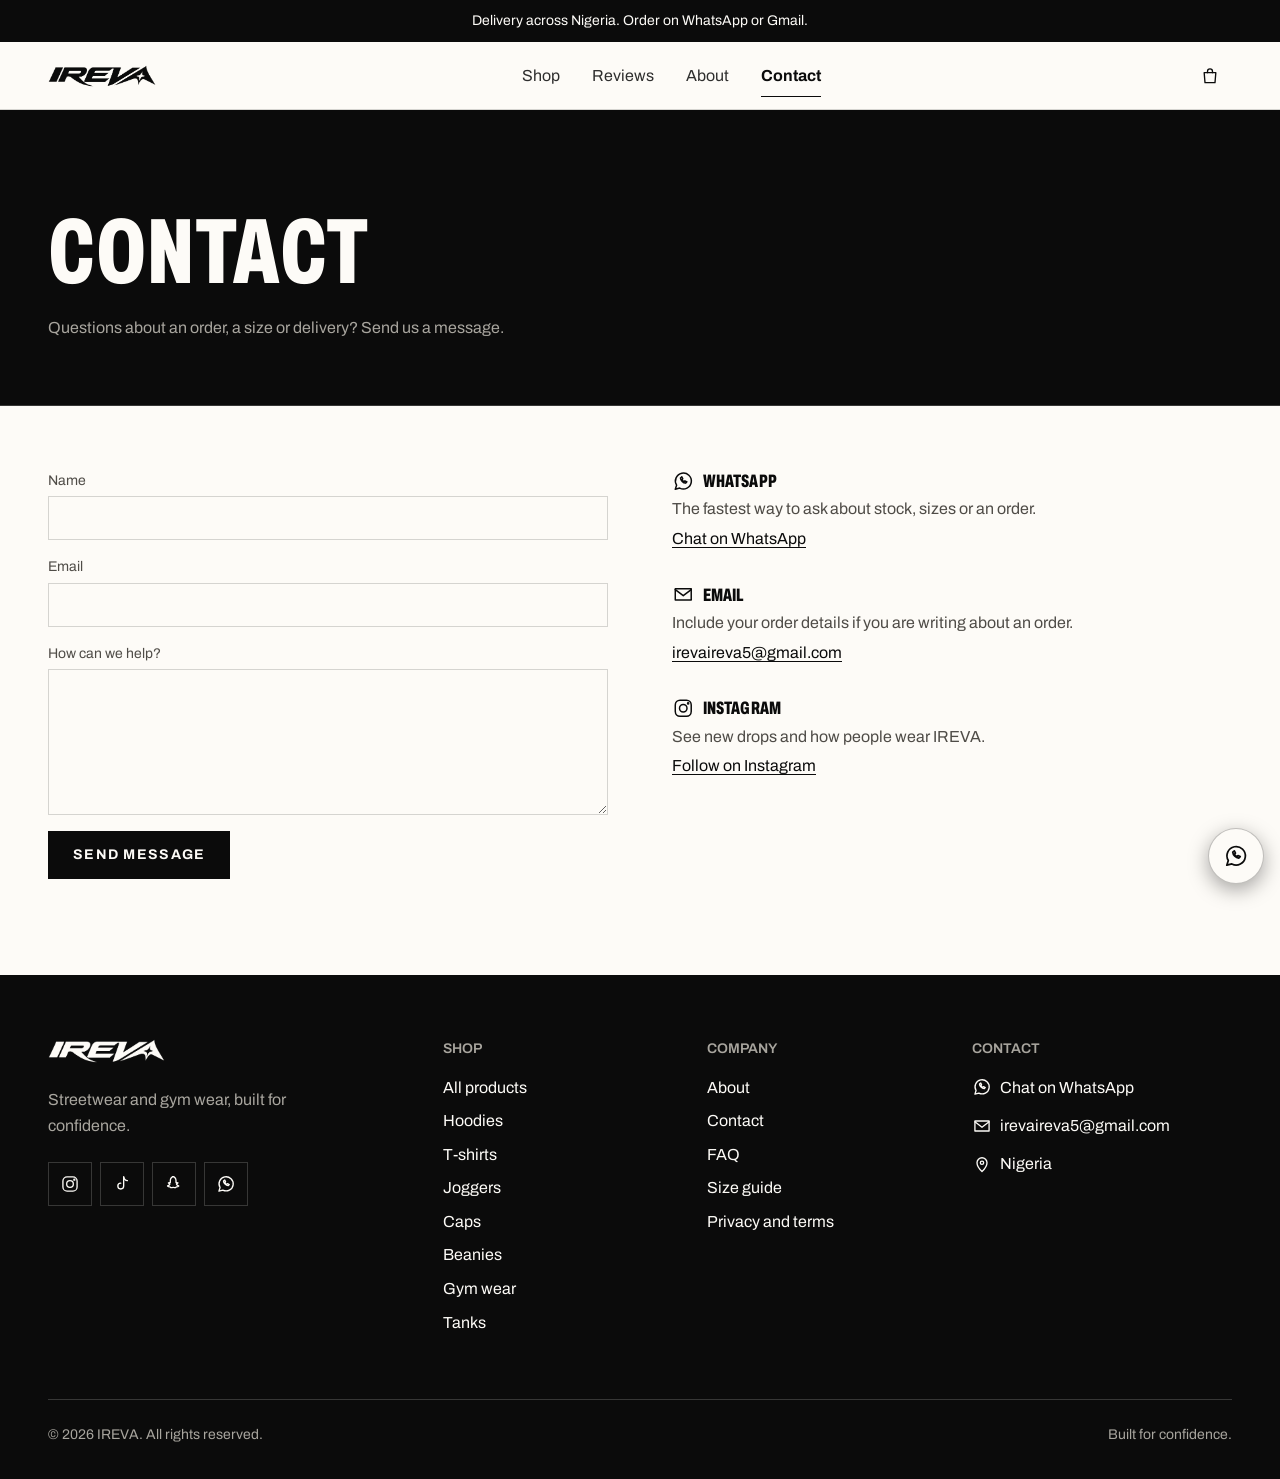
<file: contact.html>
<!DOCTYPE html>
<html lang="en">
<head>
  <meta charset="utf-8">
  <meta name="viewport" content="width=device-width, initial-scale=1">
  <title>Contact | IREVA</title>
  <meta name="description" content="Message IREVA about orders, sizing or delivery. Reach us on WhatsApp, by email or with the contact form.">
  <meta name="theme-color" content="#0b0b0b">
  <link rel="icon" href="favicon.ico" sizes="48x48">
  <link rel="icon" href="assets/images/favicon-32.png" type="image/png" sizes="32x32">
  <link rel="apple-touch-icon" href="assets/images/apple-touch-icon.png">
  <link rel="manifest" href="site.webmanifest">
  <meta property="og:type" content="website">
  <meta property="og:site_name" content="IREVA">
  <meta property="og:title" content="Contact | IREVA">
  <meta property="og:description" content="Message IREVA about orders, sizing or delivery. Reach us on WhatsApp, by email or with the contact form.">
  <meta property="og:image" content="https://ire-va.netlify.app/assets/images/hero-duo.jpg">
  <meta name="twitter:card" content="summary_large_image">
   <link rel="preload" href="assets/fonts/archivo-head.woff2" as="font" type="font/woff2" crossorigin>
  <link rel="preload" href="assets/fonts/archivo-body.woff2" as="font" type="font/woff2" crossorigin>
  <link rel="stylesheet" href="css/styles.css">
</head>

 <!-- Page Loader -->
    <div class="page-loader" id="pageLoader">
      <div class="loader-logo"><img src="assets/images/logo-light.png"></div>
      <div class="loader-bar"><div class="loader-fill"></div></div>
    </div>

<body class="is-light">
  <a class="skip-link" href="#main">Skip to content</a>
  <svg xmlns="http://www.w3.org/2000/svg" width="0" height="0" style="position:absolute" aria-hidden="true" focusable="false"><symbol id="i-bag" viewBox="0 0 24 24"><path d="M5 8h14l-1 12H6L5 8z"/><path d="M9 8V6.5a3 3 0 0 1 6 0V8"/></symbol><symbol id="i-menu" viewBox="0 0 24 24"><path d="M4 7h16M4 12h16M4 17h16"/></symbol><symbol id="i-close" viewBox="0 0 24 24"><path d="M6 6l12 12M18 6L6 18"/></symbol><symbol id="i-chev-l" viewBox="0 0 24 24"><path d="M15 5l-7 7 7 7"/></symbol><symbol id="i-chev-r" viewBox="0 0 24 24"><path d="M9 5l7 7-7 7"/></symbol><symbol id="i-pause" viewBox="0 0 24 24"><path d="M8 5v14M16 5v14"/></symbol><symbol id="i-play" viewBox="0 0 24 24"><path d="M8 5l11 7-11 7z"/></symbol><symbol id="i-truck" viewBox="0 0 24 24"><path d="M2.5 6.5h11v9h-11zM13.5 9.5h4l3 3v3h-7"/><circle cx="7" cy="17.5" r="1.7"/><circle cx="17" cy="17.5" r="1.7"/></symbol><symbol id="i-shield" viewBox="0 0 24 24"><path d="M12 3l7 3v5.5c0 4.5-3 8-7 9.5-4-1.5-7-5-7-9.5V6l7-3z"/><path d="M9 12l2.2 2.2L15.5 10"/></symbol><symbol id="i-return" viewBox="0 0 24 24"><path d="M3.5 12a8.5 8.5 0 1 0 2.6-6.1"/><path d="M3.5 4.5v4.8h4.8"/></symbol><symbol id="i-chat" viewBox="0 0 24 24"><path d="M4 5h16v11H9l-5 4V5z"/></symbol><symbol id="i-whatsapp" viewBox="0 0 24 24"><path d="M3.5 20.5l1.4-4.3A8.5 8.5 0 1 1 8.2 19.3l-4.7 1.2z"/><path d="M9 8.5c.2 2.6 2.9 5.3 5.5 5.5l1.4-1.4-2.1-1-.9.9c-.9-.4-1.9-1.4-2.3-2.3l.9-.9-1-2.1L9 8.5z"/></symbol><symbol id="i-mail" viewBox="0 0 24 24"><path d="M3.5 6h17v12h-17z"/><path d="M3.5 7l8.5 6.5L20.5 7"/></symbol><symbol id="i-instagram" viewBox="0 0 24 24"><rect x="3.5" y="3.5" width="17" height="17" rx="5"/><circle cx="12" cy="12" r="4"/><circle cx="17.2" cy="6.8" r=".6"/></symbol><symbol id="i-tiktok" viewBox="0 0 24 24"><path d="M14 3.5v11a3.5 3.5 0 1 1-3.5-3.5"/><path d="M14 3.5c.4 2.7 2.1 4.3 4.5 4.5"/></symbol><symbol id="i-pin" viewBox="0 0 24 24"><path d="M12 21s6-5.6 6-10.5a6 6 0 1 0-12 0C6 15.4 12 21 12 21z"/><circle cx="12" cy="10.5" r="2"/></symbol><symbol id="i-star" viewBox="0 0 24 24"><path d="M12 3.5l2.6 5.5 6 .8-4.4 4.2 1.1 6-5.3-2.9-5.3 2.9 1.1-6L3.4 9.8l6-.8L12 3.5z"/></symbol><symbol id="i-check" viewBox="0 0 24 24"><path d="M5 12.5l4.5 4.5L19 7.5"/></symbol><symbol id="i-plus" viewBox="0 0 24 24"><path d="M12 5v14M5 12h14"/></symbol><symbol id="i-minus" viewBox="0 0 24 24"><path d="M5 12h14"/></symbol><symbol id="i-tee" viewBox="0 0 24 24"><path d="M8.5 4L3 7l2 4.5 2-1V20h10V10.5l2 1L21 7l-5.5-3c-.5 1.4-1.9 2.4-3.5 2.4S9 5.4 8.5 4z"/></symbol><symbol id="i-hoodie" viewBox="0 0 24 24"><path d="M8.5 3.5L3 7l2 4.5 2-1V21h10V10.5l2 1L21 7l-5.5-3.5"/><path d="M8.5 3.5C9 6.5 10.3 8 12 8s3-1.5 3.5-4.5"/><path d="M12 8v4M9 15.5h6v3H9z"/></symbol><symbol id="i-joggers" viewBox="0 0 24 24"><path d="M7 3h10l1.2 18h-4.4L12 12.5 10.2 21H5.8L7 3z"/><path d="M7 6.5h10M9.5 3v3.5"/></symbol><symbol id="i-cap" viewBox="0 0 24 24"><path d="M5 14.5a7 7 0 0 1 14 0"/><path d="M3 14.5h15.5c1.7 0 2.7.9 2.7 2H3z"/><path d="M12 7.5v7"/></symbol><symbol id="i-beanie" viewBox="0 0 24 24"><path d="M5.5 15a6.5 6.5 0 0 1 13 0"/><path d="M4.5 15h15v4h-15z"/><path d="M8 15v4M12 15v4M16 15v4"/><circle cx="12" cy="5" r="1.6"/></symbol><symbol id="i-gym" viewBox="0 0 24 24"><path d="M6.5 6.5v11M17.5 6.5v11M3.5 9v6M20.5 9v6M6.5 12h11"/></symbol><symbol id="i-tank" viewBox="0 0 24 24"><path d="M8 3v3c0 2 1.8 3.4 4 3.4S16 8 16 6V3"/><path d="M8 3L5.5 5.5 6.2 21h11.6l.7-15.5L16 3"/></symbol></svg>
  <section class="announce is-dark" aria-label="Announcement"><p data-text="announcement">Delivery across Nigeria. Order on WhatsApp or Gmail.</p></section>
  <header class="site-header is-solid" data-header>
    <a class="brand" href="index.html" aria-label="IREVA home"><img class="logo logo--ivory" src="assets/images/logo-light.png" alt="" width="108" height="22"><img class="logo logo--onyx" src="assets/images/logo-dark.png" alt="" width="108" height="22"></a>
    <nav class="site-nav" id="site-nav" aria-label="Main"><a href="shop.html">Shop</a><a href="index.html#reviews">Reviews</a><a href="about.html">About</a><a href="contact.html" aria-current="page">Contact</a></nav>
    <div class="header-actions">
      <button class="icon-btn" type="button" data-open-cart aria-label="Open cart"><svg class="icon" aria-hidden="true"><use href="#i-bag"/></svg><span class="badge-count" data-cart-count hidden>0</span></button>
      <button class="icon-btn menu-toggle" type="button" data-menu-toggle aria-expanded="false" aria-controls="site-nav" aria-label="Menu"><svg class="icon" aria-hidden="true"><use href="#i-menu"/></svg></button>
    </div>
  </header>
  <main id="main" tabindex="-1">
    <section class="page-head is-dark"><h1 class="page-title">Contact</h1><p class="muted">Questions about an order, a size or delivery? Send us a message.</p></section>
    <section class="content is-light"><div class="split">
           <form class="contact-form" name="contact" data-contact-form novalidate>
        <p class="hp"><label>Leave this empty <input name="_honey" tabindex="-1" autocomplete="off"></label></p>
        <p class="form-success" data-sent role="status" hidden>Message sent. We will reply as soon as we can.</p>
        <p class="form-error" data-contact-error role="alert" hidden></p>
        <div class="field"><label for="f-name">Name</label><input id="f-name" name="name" autocomplete="name" required></div>
        <div class="field"><label for="f-email">Email</label><input id="f-email" name="email" type="email" autocomplete="email" required></div>
        <div class="field"><label for="f-query">How can we help?</label><textarea id="f-query" name="query" rows="5" required></textarea></div>
        <button class="btn" type="submit">Send message</button>
      </form>
      <div class="contact-details">
        <div><h2><svg class="icon" aria-hidden="true"><use href="#i-whatsapp"/></svg>WhatsApp</h2><p class="muted">The fastest way to ask about stock, sizes or an order.</p><a data-link="whatsapp" href="#" target="_blank" rel="noopener">Chat on WhatsApp</a></div>
        <div><h2><svg class="icon" aria-hidden="true"><use href="#i-mail"/></svg>Email</h2><p class="muted">Include your order details if you are writing about an order.</p><a data-link="email" href="#"><span data-text="email">hello@example.com</span></a></div>
        <div><h2><svg class="icon" aria-hidden="true"><use href="#i-instagram"/></svg>Instagram</h2><p class="muted">See new drops and how people wear IREVA.</p><a data-link="instagram" href="#" target="_blank" rel="noopener">Follow on Instagram</a></div>
      </div></div></section>
  </main>
  <footer class="footer is-dark">
    <div class="footer-grid">
      <div class="footer-brand">
        <img class="logo" src="assets/images/logo-light.png" alt="IREVA" width="118" height="24" loading="lazy">
        <p class="muted">Streetwear and gym wear, built for confidence.</p>
        <div class="socials">
          <a data-link="instagram" href="#" target="_blank" rel="noopener" aria-label="IREVA on Instagram"><svg class="icon" aria-hidden="true"><use href="#i-instagram"/></svg></a>
          <a data-link="tiktok" href="#" aria-label="IREVA on TikTok"><svg class="icon" aria-hidden="true"><use href="#i-tiktok"/></svg></a>
          <a data-link="snapchat" href="#" aria-label="IREVA on Snapchat"><svg class="icon" aria-hidden="true" viewBox="0 0 24 24"><path d="M12 3.2c-2.7 0-4.4 2-4.4 4.6v2.3c-.6.3-1.4.5-2.3.6.3.6.9 1 1.8 1.2-.5 1.2-1.4 2-2.8 2.5.6.6 1.8.9 2.9 1 .2.5.4.9.8 1 .9.2 1.9-.4 2.9-.4h.2c1 0 2 .6 2.9.4.4-.1.6-.5.8-1 1.1-.1 2.3-.4 2.9-1-1.4-.5-2.3-1.3-2.8-2.5.9-.2 1.5-.6 1.8-1.2-.9-.1-1.7-.3-2.3-.6V7.8c0-2.6-1.7-4.6-4.4-4.6z"/></svg></a>
          <a data-link="whatsapp" href="#" target="_blank" rel="noopener" aria-label="Chat with IREVA on WhatsApp"><svg class="icon" aria-hidden="true"><use href="#i-whatsapp"/></svg></a>
        </div>
      </div>
      <nav aria-label="Shop categories"><h2>Shop</h2><ul class="footer-links"><li><a href="shop.html">All products</a></li><li><a href="shop.html?category=Hoodies">Hoodies</a></li><li><a href="shop.html?category=T-shirts">T-shirts</a></li><li><a href="shop.html?category=Joggers">Joggers</a></li><li><a href="shop.html?category=Caps">Caps</a></li><li><a href="shop.html?category=Beanies">Beanies</a></li><li><a href="shop.html?category=Gym%20wear">Gym wear</a></li><li><a href="shop.html?category=Tanks">Tanks</a></li></ul></nav>
      <nav aria-label="Company"><h2>Company</h2><ul class="footer-links"><li><a href="about.html">About</a></li><li><a href="contact.html">Contact</a></li><li><a href="faq.html">FAQ</a></li><li><a href="size-guide.html">Size guide</a></li><li><a href="privacy-terms.html">Privacy and terms</a></li></ul></nav>
      <div><h2>Contact</h2><ul class="footer-links">
        <li><a data-link="whatsapp" href="#" target="_blank" rel="noopener"><svg class="icon" aria-hidden="true"><use href="#i-whatsapp"/></svg>Chat on WhatsApp</a></li>
        <li><a data-link="email" href="#"><svg class="icon" aria-hidden="true"><use href="#i-mail"/></svg><span data-text="email">hello@example.com</span></a></li>
        <li><span><svg class="icon" aria-hidden="true"><use href="#i-pin"/></svg><span data-text="location">Nigeria</span></span></li></ul></div>
    </div>
    <div class="footer-bar"><p>&copy; <span data-year>2026</span> IREVA. All rights reserved.</p><p>Built for confidence.</p></div>
  </footer>

  <div class="scrim" data-scrim hidden></div>
  <div class="drawer is-light" data-drawer role="dialog" aria-modal="true" aria-label="Your cart" aria-hidden="true" tabindex="-1">
    <div class="drawer-head"><h2>Your cart</h2><button class="icon-btn" type="button" data-close-cart aria-label="Close cart"><svg class="icon" aria-hidden="true"><use href="#i-close"/></svg></button></div>
    <ul class="cart-list" data-cart-list></ul>
    <div class="cart-empty" data-cart-empty><svg class="icon icon--xl" aria-hidden="true"><use href="#i-bag"/></svg><p>Your cart is empty.</p><a class="btn" href="shop.html">Browse the shop</a></div>
    <div class="drawer-foot" data-cart-foot hidden>
      <p class="total"><span>Total</span> <strong data-cart-total>₦0</strong></p>
      <div class="field"><label for="c-name">Full name</label><input id="c-name" autocomplete="name"></div>
      <div class="field"><label for="c-phone">Phone number</label><input id="c-phone" type="tel" autocomplete="tel"></div>
      <div class="field"><label for="c-addr">Delivery address</label><textarea id="c-addr" rows="2" autocomplete="street-address"></textarea></div>
      <p class="form-error" data-checkout-error role="alert" hidden></p>
      <button class="btn" type="button" data-checkout="whatsapp"><svg class="icon" aria-hidden="true"><use href="#i-whatsapp"/></svg>Order on WhatsApp</button>
      <button class="btn btn--line" type="button" data-checkout="gmail"><svg class="icon" aria-hidden="true"><use href="#i-mail"/></svg>Order by Gmail</button>
    </div>
  </div>
  <dialog class="size-modal is-light" data-size-modal aria-labelledby="size-title">
    <form method="dialog" class="size-form">
      <div class="size-product" data-size-product></div>
      <div class="sizes" data-sizes role="radiogroup" aria-label="Size"></div>
      <p class="form-error" data-size-error role="alert" hidden>Choose a size to continue.</p>
      <div class="modal-actions"><button class="btn btn--line" value="cancel">Cancel</button><button class="btn" type="button" data-size-confirm>Add to cart</button></div>
    </form>
  </dialog>
  <aside aria-label="Quick contact"><a class="fab" data-link="whatsapp" href="#" target="_blank" rel="noopener" aria-label="Chat on WhatsApp"><svg class="icon" aria-hidden="true"><use href="#i-whatsapp"/></svg></a></aside>
  <script src="js/main.js"></script>
</body>
</html>
</file>
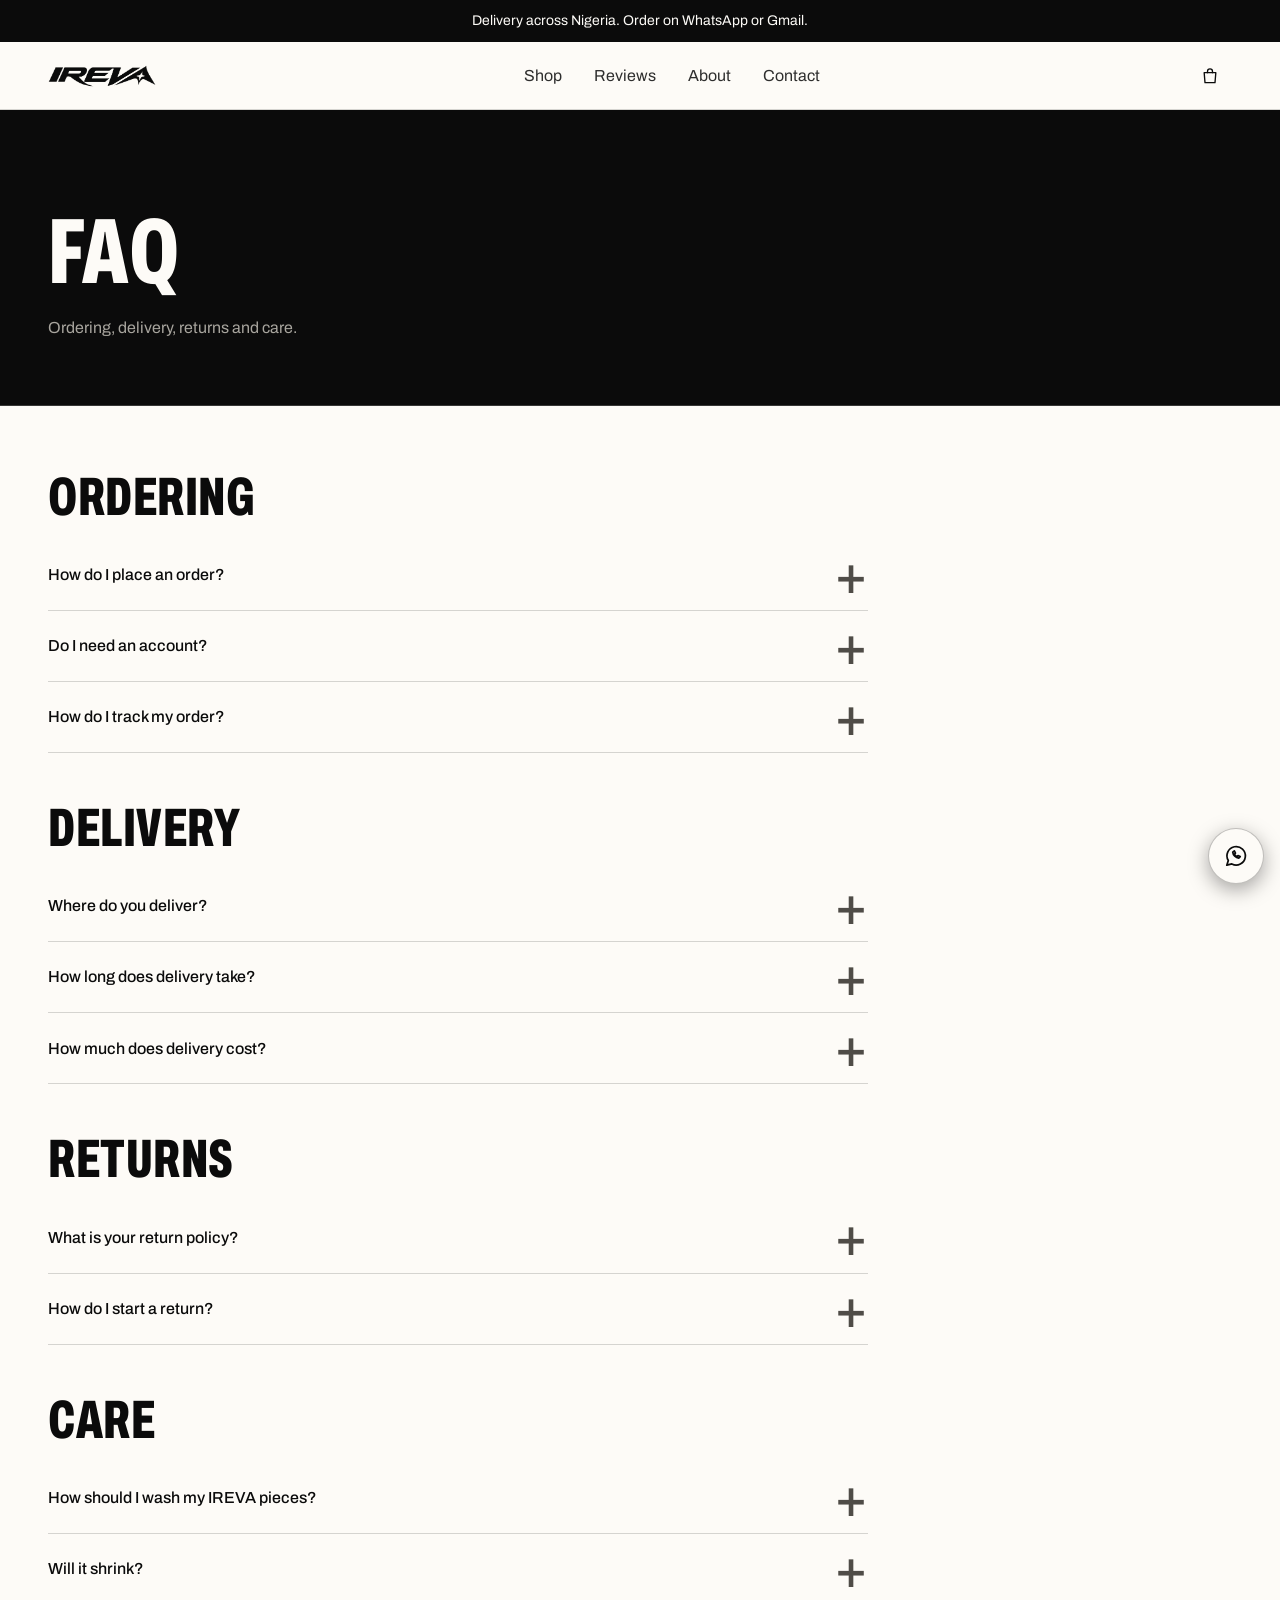
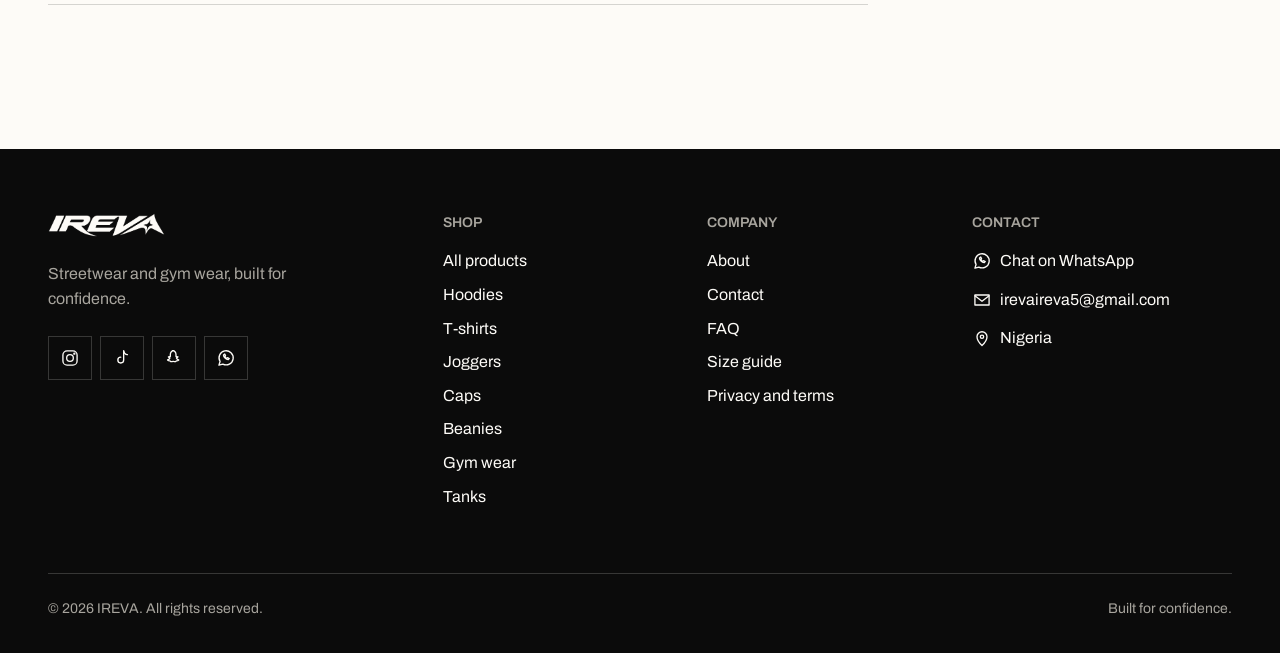
<file: faq.html>
<!DOCTYPE html>
<html lang="en">
<head>
  <meta charset="utf-8">
  <meta name="viewport" content="width=device-width, initial-scale=1">
  <title>FAQ | IREVA</title>
  <meta name="description" content="Answers on ordering, delivery, returns and care for IREVA tees, hoodies, joggers, gym wear and tanks.">
  <meta name="theme-color" content="#0b0b0b">
  <link rel="icon" href="favicon.ico" sizes="48x48">
  <link rel="icon" href="assets/images/favicon-32.png" type="image/png" sizes="32x32">
  <link rel="apple-touch-icon" href="assets/images/apple-touch-icon.png">
  <link rel="manifest" href="site.webmanifest">
  <meta property="og:type" content="website">
  <meta property="og:site_name" content="IREVA">
  <meta property="og:title" content="FAQ | IREVA">
  <meta property="og:description" content="Answers on ordering, delivery, returns and care for IREVA tees, hoodies, joggers, gym wear and tanks.">
  <meta property="og:image" content="https://ire-va.netlify.app/assets/images/hero-duo.jpg">
  <meta name="twitter:card" content="summary_large_image">
   <link rel="preload" href="assets/fonts/archivo-head.woff2" as="font" type="font/woff2" crossorigin>
  <link rel="preload" href="assets/fonts/archivo-body.woff2" as="font" type="font/woff2" crossorigin>
  <link rel="stylesheet" href="css/styles.css">
</head>

 <!-- Page Loader -->
    <div class="page-loader" id="pageLoader">
      <div class="loader-logo"><img src="assets/images/logo-light.png"></div>
      <div class="loader-bar"><div class="loader-fill"></div></div>
    </div>

<body class="is-light">
  <a class="skip-link" href="#main">Skip to content</a>
  <svg xmlns="http://www.w3.org/2000/svg" width="0" height="0" style="position:absolute" aria-hidden="true" focusable="false"><symbol id="i-bag" viewBox="0 0 24 24"><path d="M5 8h14l-1 12H6L5 8z"/><path d="M9 8V6.5a3 3 0 0 1 6 0V8"/></symbol><symbol id="i-menu" viewBox="0 0 24 24"><path d="M4 7h16M4 12h16M4 17h16"/></symbol><symbol id="i-close" viewBox="0 0 24 24"><path d="M6 6l12 12M18 6L6 18"/></symbol><symbol id="i-chev-l" viewBox="0 0 24 24"><path d="M15 5l-7 7 7 7"/></symbol><symbol id="i-chev-r" viewBox="0 0 24 24"><path d="M9 5l7 7-7 7"/></symbol><symbol id="i-pause" viewBox="0 0 24 24"><path d="M8 5v14M16 5v14"/></symbol><symbol id="i-play" viewBox="0 0 24 24"><path d="M8 5l11 7-11 7z"/></symbol><symbol id="i-truck" viewBox="0 0 24 24"><path d="M2.5 6.5h11v9h-11zM13.5 9.5h4l3 3v3h-7"/><circle cx="7" cy="17.5" r="1.7"/><circle cx="17" cy="17.5" r="1.7"/></symbol><symbol id="i-shield" viewBox="0 0 24 24"><path d="M12 3l7 3v5.5c0 4.5-3 8-7 9.5-4-1.5-7-5-7-9.5V6l7-3z"/><path d="M9 12l2.2 2.2L15.5 10"/></symbol><symbol id="i-return" viewBox="0 0 24 24"><path d="M3.5 12a8.5 8.5 0 1 0 2.6-6.1"/><path d="M3.5 4.5v4.8h4.8"/></symbol><symbol id="i-chat" viewBox="0 0 24 24"><path d="M4 5h16v11H9l-5 4V5z"/></symbol><symbol id="i-whatsapp" viewBox="0 0 24 24"><path d="M3.5 20.5l1.4-4.3A8.5 8.5 0 1 1 8.2 19.3l-4.7 1.2z"/><path d="M9 8.5c.2 2.6 2.9 5.3 5.5 5.5l1.4-1.4-2.1-1-.9.9c-.9-.4-1.9-1.4-2.3-2.3l.9-.9-1-2.1L9 8.5z"/></symbol><symbol id="i-mail" viewBox="0 0 24 24"><path d="M3.5 6h17v12h-17z"/><path d="M3.5 7l8.5 6.5L20.5 7"/></symbol><symbol id="i-instagram" viewBox="0 0 24 24"><rect x="3.5" y="3.5" width="17" height="17" rx="5"/><circle cx="12" cy="12" r="4"/><circle cx="17.2" cy="6.8" r=".6"/></symbol><symbol id="i-tiktok" viewBox="0 0 24 24"><path d="M14 3.5v11a3.5 3.5 0 1 1-3.5-3.5"/><path d="M14 3.5c.4 2.7 2.1 4.3 4.5 4.5"/></symbol><symbol id="i-pin" viewBox="0 0 24 24"><path d="M12 21s6-5.6 6-10.5a6 6 0 1 0-12 0C6 15.4 12 21 12 21z"/><circle cx="12" cy="10.5" r="2"/></symbol><symbol id="i-star" viewBox="0 0 24 24"><path d="M12 3.5l2.6 5.5 6 .8-4.4 4.2 1.1 6-5.3-2.9-5.3 2.9 1.1-6L3.4 9.8l6-.8L12 3.5z"/></symbol><symbol id="i-check" viewBox="0 0 24 24"><path d="M5 12.5l4.5 4.5L19 7.5"/></symbol><symbol id="i-plus" viewBox="0 0 24 24"><path d="M12 5v14M5 12h14"/></symbol><symbol id="i-minus" viewBox="0 0 24 24"><path d="M5 12h14"/></symbol><symbol id="i-tee" viewBox="0 0 24 24"><path d="M8.5 4L3 7l2 4.5 2-1V20h10V10.5l2 1L21 7l-5.5-3c-.5 1.4-1.9 2.4-3.5 2.4S9 5.4 8.5 4z"/></symbol><symbol id="i-hoodie" viewBox="0 0 24 24"><path d="M8.5 3.5L3 7l2 4.5 2-1V21h10V10.5l2 1L21 7l-5.5-3.5"/><path d="M8.5 3.5C9 6.5 10.3 8 12 8s3-1.5 3.5-4.5"/><path d="M12 8v4M9 15.5h6v3H9z"/></symbol><symbol id="i-joggers" viewBox="0 0 24 24"><path d="M7 3h10l1.2 18h-4.4L12 12.5 10.2 21H5.8L7 3z"/><path d="M7 6.5h10M9.5 3v3.5"/></symbol><symbol id="i-cap" viewBox="0 0 24 24"><path d="M5 14.5a7 7 0 0 1 14 0"/><path d="M3 14.5h15.5c1.7 0 2.7.9 2.7 2H3z"/><path d="M12 7.5v7"/></symbol><symbol id="i-beanie" viewBox="0 0 24 24"><path d="M5.5 15a6.5 6.5 0 0 1 13 0"/><path d="M4.5 15h15v4h-15z"/><path d="M8 15v4M12 15v4M16 15v4"/><circle cx="12" cy="5" r="1.6"/></symbol><symbol id="i-gym" viewBox="0 0 24 24"><path d="M6.5 6.5v11M17.5 6.5v11M3.5 9v6M20.5 9v6M6.5 12h11"/></symbol><symbol id="i-tank" viewBox="0 0 24 24"><path d="M8 3v3c0 2 1.8 3.4 4 3.4S16 8 16 6V3"/><path d="M8 3L5.5 5.5 6.2 21h11.6l.7-15.5L16 3"/></symbol></svg>
  <section class="announce is-dark" aria-label="Announcement"><p data-text="announcement">Delivery across Nigeria. Order on WhatsApp or Gmail.</p></section>
  <header class="site-header is-solid" data-header>
    <a class="brand" href="index.html" aria-label="IREVA home"><img class="logo logo--ivory" src="assets/images/logo-light.png" alt="" width="108" height="22"><img class="logo logo--onyx" src="assets/images/logo-dark.png" alt="" width="108" height="22"></a>
    <nav class="site-nav" id="site-nav" aria-label="Main"><a href="shop.html">Shop</a><a href="index.html#reviews">Reviews</a><a href="about.html">About</a><a href="contact.html">Contact</a></nav>
    <div class="header-actions">
      <button class="icon-btn" type="button" data-open-cart aria-label="Open cart"><svg class="icon" aria-hidden="true"><use href="#i-bag"/></svg><span class="badge-count" data-cart-count hidden>0</span></button>
      <button class="icon-btn menu-toggle" type="button" data-menu-toggle aria-expanded="false" aria-controls="site-nav" aria-label="Menu"><svg class="icon" aria-hidden="true"><use href="#i-menu"/></svg></button>
    </div>
  </header>
  <main id="main" tabindex="-1">
    <section class="page-head is-dark"><h1 class="page-title">FAQ</h1><p class="muted">Ordering, delivery, returns and care.</p></section><section class="content is-light"><div class="faq-group"><h2>Ordering</h2><details class="faq-item"><summary>How do I place an order?</summary><p>Add items to your cart, enter your name, phone number and delivery address, then tap Order on WhatsApp or Order by Gmail. The message opens ready to send. We reply to confirm stock, the delivery fee and how to pay.</p></details><details class="faq-item"><summary>Do I need an account?</summary><p>No. You only need to send us your order message.</p></details><details class="faq-item"><summary>How do I track my order?</summary><p>We update you in the same WhatsApp chat or email thread you used to order.</p></details></div><div class="faq-group"><h2>Delivery</h2><details class="faq-item"><summary>Where do you deliver?</summary><p>Across Nigeria.</p></details><details class="faq-item"><summary>How long does delivery take?</summary><p>We dispatch within 48 hours of confirming your order. Delivery time depends on where you are, and we confirm it when we reply.</p></details><details class="faq-item"><summary>How much does delivery cost?</summary><p>It depends on your location. We include it in the total we send you before you pay.</p></details></div><div class="faq-group"><h2>Returns</h2><details class="faq-item"><summary>What is your return policy?</summary><p>You can return unworn items with tags on within 7 days of delivery.</p></details><details class="faq-item"><summary>How do I start a return?</summary><p>Message us on WhatsApp or by email with your order details and a photo of the item.</p></details></div><div class="faq-group"><h2>Care</h2><details class="faq-item"><summary>How should I wash my IREVA pieces?</summary><p>Machine wash cold, inside out, with similar colours. Do not bleach. Hang dry or tumble on low heat, and iron inside out on low heat to protect the print.</p></details><details class="faq-item"><summary>Will it shrink?</summary><p>Our tees use pre-shrunk fabric, so they keep their size and shape after washing.</p></details></div></section>
  </main>
  <footer class="footer is-dark">
    <div class="footer-grid">
      <div class="footer-brand">
        <img class="logo" src="assets/images/logo-light.png" alt="IREVA" width="118" height="24" loading="lazy">
        <p class="muted">Streetwear and gym wear, built for confidence.</p>
        <div class="socials">
          <a data-link="instagram" href="#" target="_blank" rel="noopener" aria-label="IREVA on Instagram"><svg class="icon" aria-hidden="true"><use href="#i-instagram"/></svg></a>
          <a data-link="tiktok" href="#" aria-label="IREVA on TikTok"><svg class="icon" aria-hidden="true"><use href="#i-tiktok"/></svg></a>
          <a data-link="snapchat" href="#" aria-label="IREVA on Snapchat"><svg class="icon" aria-hidden="true" viewBox="0 0 24 24"><path d="M12 3.2c-2.7 0-4.4 2-4.4 4.6v2.3c-.6.3-1.4.5-2.3.6.3.6.9 1 1.8 1.2-.5 1.2-1.4 2-2.8 2.5.6.6 1.8.9 2.9 1 .2.5.4.9.8 1 .9.2 1.9-.4 2.9-.4h.2c1 0 2 .6 2.9.4.4-.1.6-.5.8-1 1.1-.1 2.3-.4 2.9-1-1.4-.5-2.3-1.3-2.8-2.5.9-.2 1.5-.6 1.8-1.2-.9-.1-1.7-.3-2.3-.6V7.8c0-2.6-1.7-4.6-4.4-4.6z"/></svg></a>
          <a data-link="whatsapp" href="#" target="_blank" rel="noopener" aria-label="Chat with IREVA on WhatsApp"><svg class="icon" aria-hidden="true"><use href="#i-whatsapp"/></svg></a>
        </div>
      </div>
      <nav aria-label="Shop categories"><h2>Shop</h2><ul class="footer-links"><li><a href="shop.html">All products</a></li><li><a href="shop.html?category=Hoodies">Hoodies</a></li><li><a href="shop.html?category=T-shirts">T-shirts</a></li><li><a href="shop.html?category=Joggers">Joggers</a></li><li><a href="shop.html?category=Caps">Caps</a></li><li><a href="shop.html?category=Beanies">Beanies</a></li><li><a href="shop.html?category=Gym%20wear">Gym wear</a></li><li><a href="shop.html?category=Tanks">Tanks</a></li></ul></nav>
      <nav aria-label="Company"><h2>Company</h2><ul class="footer-links"><li><a href="about.html">About</a></li><li><a href="contact.html">Contact</a></li><li><a href="faq.html">FAQ</a></li><li><a href="size-guide.html">Size guide</a></li><li><a href="privacy-terms.html">Privacy and terms</a></li></ul></nav>
      <div><h2>Contact</h2><ul class="footer-links">
        <li><a data-link="whatsapp" href="#" target="_blank" rel="noopener"><svg class="icon" aria-hidden="true"><use href="#i-whatsapp"/></svg>Chat on WhatsApp</a></li>
        <li><a data-link="email" href="#"><svg class="icon" aria-hidden="true"><use href="#i-mail"/></svg><span data-text="email">hello@example.com</span></a></li>
        <li><span><svg class="icon" aria-hidden="true"><use href="#i-pin"/></svg><span data-text="location">Nigeria</span></span></li></ul></div>
    </div>
    <div class="footer-bar"><p>&copy; <span data-year>2026</span> IREVA. All rights reserved.</p><p>Built for confidence.</p></div>
  </footer>

  <div class="scrim" data-scrim hidden></div>
  <div class="drawer is-light" data-drawer role="dialog" aria-modal="true" aria-label="Your cart" aria-hidden="true" tabindex="-1">
    <div class="drawer-head"><h2>Your cart</h2><button class="icon-btn" type="button" data-close-cart aria-label="Close cart"><svg class="icon" aria-hidden="true"><use href="#i-close"/></svg></button></div>
    <ul class="cart-list" data-cart-list></ul>
    <div class="cart-empty" data-cart-empty><svg class="icon icon--xl" aria-hidden="true"><use href="#i-bag"/></svg><p>Your cart is empty.</p><a class="btn" href="shop.html">Browse the shop</a></div>
    <div class="drawer-foot" data-cart-foot hidden>
      <p class="total"><span>Total</span> <strong data-cart-total>₦0</strong></p>
      <div class="field"><label for="c-name">Full name</label><input id="c-name" autocomplete="name"></div>
      <div class="field"><label for="c-phone">Phone number</label><input id="c-phone" type="tel" autocomplete="tel"></div>
      <div class="field"><label for="c-addr">Delivery address</label><textarea id="c-addr" rows="2" autocomplete="street-address"></textarea></div>
      <p class="form-error" data-checkout-error role="alert" hidden></p>
      <button class="btn" type="button" data-checkout="whatsapp"><svg class="icon" aria-hidden="true"><use href="#i-whatsapp"/></svg>Order on WhatsApp</button>
      <button class="btn btn--line" type="button" data-checkout="gmail"><svg class="icon" aria-hidden="true"><use href="#i-mail"/></svg>Order by Gmail</button>
    </div>
  </div>
  <dialog class="size-modal is-light" data-size-modal aria-labelledby="size-title">
    <form method="dialog" class="size-form">
      <div class="size-product" data-size-product></div>
      <div class="sizes" data-sizes role="radiogroup" aria-label="Size"></div>
      <p class="form-error" data-size-error role="alert" hidden>Choose a size to continue.</p>
      <div class="modal-actions"><button class="btn btn--line" value="cancel">Cancel</button><button class="btn" type="button" data-size-confirm>Add to cart</button></div>
    </form>
  </dialog>
  <aside aria-label="Quick contact"><a class="fab" data-link="whatsapp" href="#" target="_blank" rel="noopener" aria-label="Chat on WhatsApp"><svg class="icon" aria-hidden="true"><use href="#i-whatsapp"/></svg></a></aside>
  <script src="js/main.js"></script>
</body>
</html>
</file>
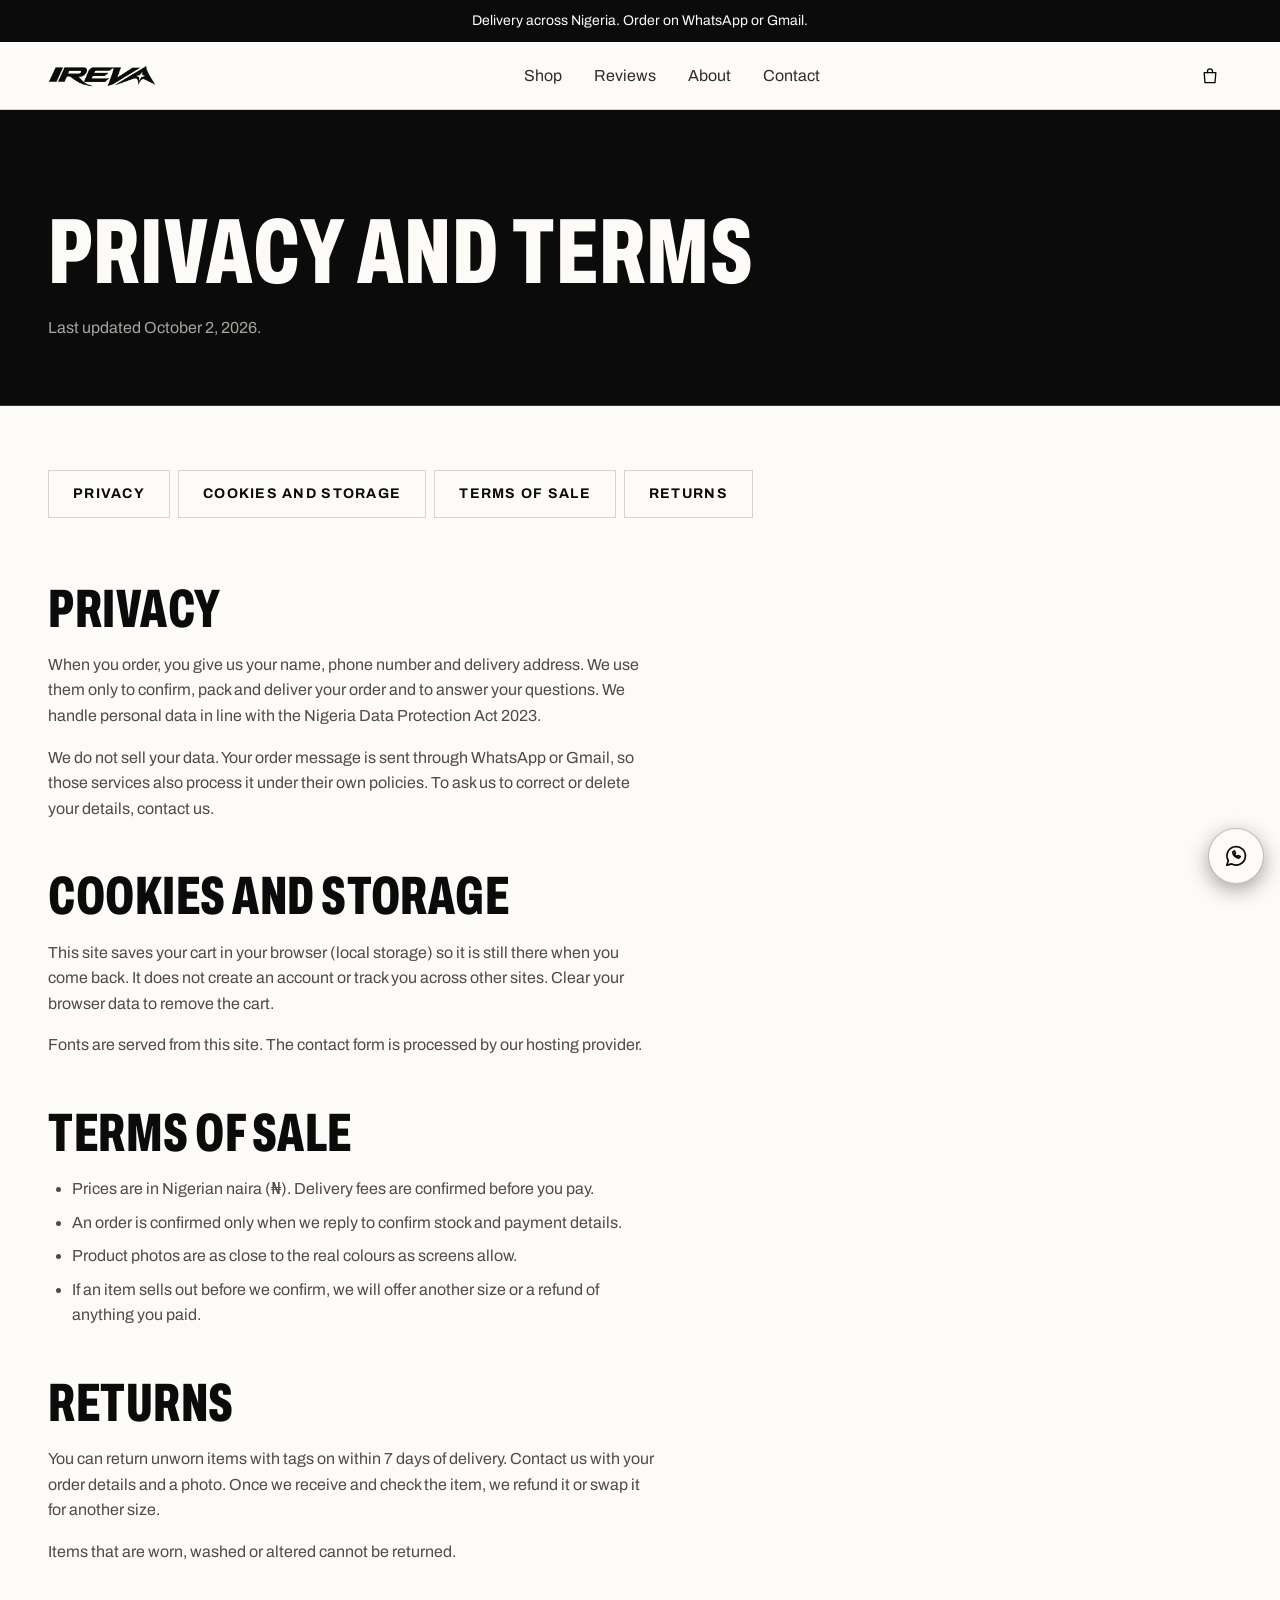
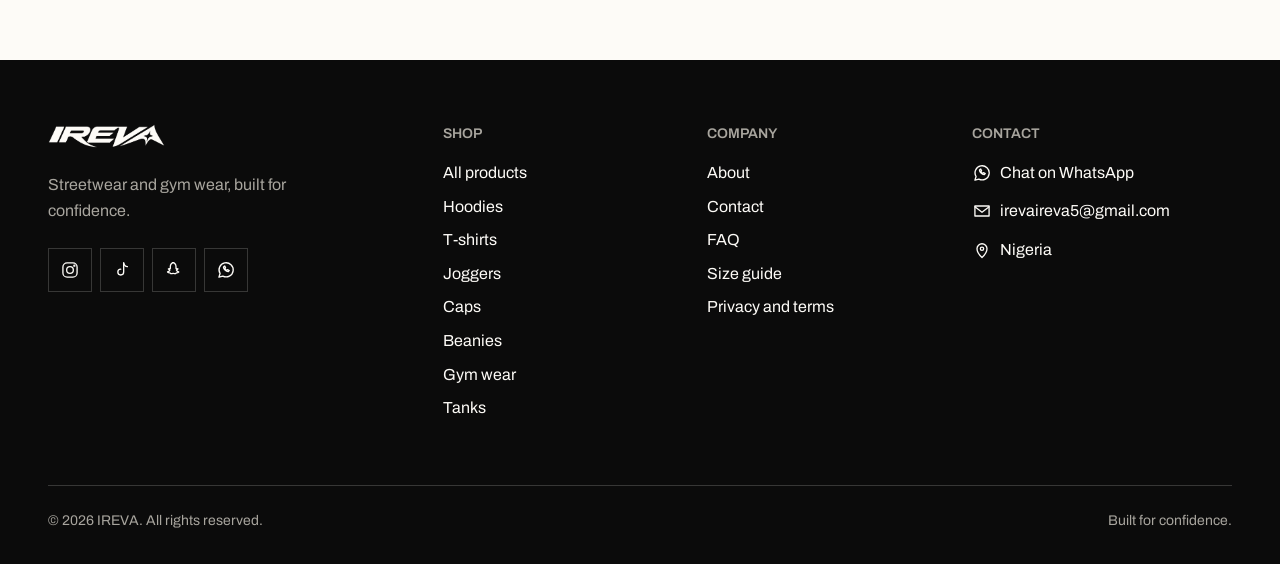
<file: privacy-terms.html>
<!DOCTYPE html>
<html lang="en">
<head>
  <meta charset="utf-8">
  <meta name="viewport" content="width=device-width, initial-scale=1">
  <title>Privacy and terms | IREVA</title>
  <meta name="description" content="How IREVA handles your data, what we store on your device, and the terms for ordering, delivery and returns.">
  <meta name="theme-color" content="#0b0b0b">
  <link rel="icon" href="favicon.ico" sizes="48x48">
  <link rel="icon" href="assets/images/favicon-32.png" type="image/png" sizes="32x32">
  <link rel="apple-touch-icon" href="assets/images/apple-touch-icon.png">
  <link rel="manifest" href="site.webmanifest">
  <meta property="og:type" content="website">
  <meta property="og:site_name" content="IREVA">
  <meta property="og:title" content="Privacy and terms | IREVA">
  <meta property="og:description" content="How IREVA handles your data, what we store on your device, and the terms for ordering, delivery and returns.">
  <meta property="og:image" content="https://ire-va.netlify.app/assets/images/hero-duo.jpg">
  <meta name="twitter:card" content="summary_large_image">
   <link rel="preload" href="assets/fonts/archivo-head.woff2" as="font" type="font/woff2" crossorigin>
  <link rel="preload" href="assets/fonts/archivo-body.woff2" as="font" type="font/woff2" crossorigin>
  <link rel="stylesheet" href="css/styles.css">
</head>

 <!-- Page Loader -->
    <div class="page-loader" id="pageLoader">
      <div class="loader-logo"><img src="assets/images/logo-light.png"></div>
      <div class="loader-bar"><div class="loader-fill"></div></div>
    </div>

<body class="is-light">
  <a class="skip-link" href="#main">Skip to content</a>
  <svg xmlns="http://www.w3.org/2000/svg" width="0" height="0" style="position:absolute" aria-hidden="true" focusable="false"><symbol id="i-bag" viewBox="0 0 24 24"><path d="M5 8h14l-1 12H6L5 8z"/><path d="M9 8V6.5a3 3 0 0 1 6 0V8"/></symbol><symbol id="i-menu" viewBox="0 0 24 24"><path d="M4 7h16M4 12h16M4 17h16"/></symbol><symbol id="i-close" viewBox="0 0 24 24"><path d="M6 6l12 12M18 6L6 18"/></symbol><symbol id="i-chev-l" viewBox="0 0 24 24"><path d="M15 5l-7 7 7 7"/></symbol><symbol id="i-chev-r" viewBox="0 0 24 24"><path d="M9 5l7 7-7 7"/></symbol><symbol id="i-pause" viewBox="0 0 24 24"><path d="M8 5v14M16 5v14"/></symbol><symbol id="i-play" viewBox="0 0 24 24"><path d="M8 5l11 7-11 7z"/></symbol><symbol id="i-truck" viewBox="0 0 24 24"><path d="M2.5 6.5h11v9h-11zM13.5 9.5h4l3 3v3h-7"/><circle cx="7" cy="17.5" r="1.7"/><circle cx="17" cy="17.5" r="1.7"/></symbol><symbol id="i-shield" viewBox="0 0 24 24"><path d="M12 3l7 3v5.5c0 4.5-3 8-7 9.5-4-1.5-7-5-7-9.5V6l7-3z"/><path d="M9 12l2.2 2.2L15.5 10"/></symbol><symbol id="i-return" viewBox="0 0 24 24"><path d="M3.5 12a8.5 8.5 0 1 0 2.6-6.1"/><path d="M3.5 4.5v4.8h4.8"/></symbol><symbol id="i-chat" viewBox="0 0 24 24"><path d="M4 5h16v11H9l-5 4V5z"/></symbol><symbol id="i-whatsapp" viewBox="0 0 24 24"><path d="M3.5 20.5l1.4-4.3A8.5 8.5 0 1 1 8.2 19.3l-4.7 1.2z"/><path d="M9 8.5c.2 2.6 2.9 5.3 5.5 5.5l1.4-1.4-2.1-1-.9.9c-.9-.4-1.9-1.4-2.3-2.3l.9-.9-1-2.1L9 8.5z"/></symbol><symbol id="i-mail" viewBox="0 0 24 24"><path d="M3.5 6h17v12h-17z"/><path d="M3.5 7l8.5 6.5L20.5 7"/></symbol><symbol id="i-instagram" viewBox="0 0 24 24"><rect x="3.5" y="3.5" width="17" height="17" rx="5"/><circle cx="12" cy="12" r="4"/><circle cx="17.2" cy="6.8" r=".6"/></symbol><symbol id="i-tiktok" viewBox="0 0 24 24"><path d="M14 3.5v11a3.5 3.5 0 1 1-3.5-3.5"/><path d="M14 3.5c.4 2.7 2.1 4.3 4.5 4.5"/></symbol><symbol id="i-pin" viewBox="0 0 24 24"><path d="M12 21s6-5.6 6-10.5a6 6 0 1 0-12 0C6 15.4 12 21 12 21z"/><circle cx="12" cy="10.5" r="2"/></symbol><symbol id="i-star" viewBox="0 0 24 24"><path d="M12 3.5l2.6 5.5 6 .8-4.4 4.2 1.1 6-5.3-2.9-5.3 2.9 1.1-6L3.4 9.8l6-.8L12 3.5z"/></symbol><symbol id="i-check" viewBox="0 0 24 24"><path d="M5 12.5l4.5 4.5L19 7.5"/></symbol><symbol id="i-plus" viewBox="0 0 24 24"><path d="M12 5v14M5 12h14"/></symbol><symbol id="i-minus" viewBox="0 0 24 24"><path d="M5 12h14"/></symbol><symbol id="i-tee" viewBox="0 0 24 24"><path d="M8.5 4L3 7l2 4.5 2-1V20h10V10.5l2 1L21 7l-5.5-3c-.5 1.4-1.9 2.4-3.5 2.4S9 5.4 8.5 4z"/></symbol><symbol id="i-hoodie" viewBox="0 0 24 24"><path d="M8.5 3.5L3 7l2 4.5 2-1V21h10V10.5l2 1L21 7l-5.5-3.5"/><path d="M8.5 3.5C9 6.5 10.3 8 12 8s3-1.5 3.5-4.5"/><path d="M12 8v4M9 15.5h6v3H9z"/></symbol><symbol id="i-joggers" viewBox="0 0 24 24"><path d="M7 3h10l1.2 18h-4.4L12 12.5 10.2 21H5.8L7 3z"/><path d="M7 6.5h10M9.5 3v3.5"/></symbol><symbol id="i-cap" viewBox="0 0 24 24"><path d="M5 14.5a7 7 0 0 1 14 0"/><path d="M3 14.5h15.5c1.7 0 2.7.9 2.7 2H3z"/><path d="M12 7.5v7"/></symbol><symbol id="i-beanie" viewBox="0 0 24 24"><path d="M5.5 15a6.5 6.5 0 0 1 13 0"/><path d="M4.5 15h15v4h-15z"/><path d="M8 15v4M12 15v4M16 15v4"/><circle cx="12" cy="5" r="1.6"/></symbol><symbol id="i-gym" viewBox="0 0 24 24"><path d="M6.5 6.5v11M17.5 6.5v11M3.5 9v6M20.5 9v6M6.5 12h11"/></symbol><symbol id="i-tank" viewBox="0 0 24 24"><path d="M8 3v3c0 2 1.8 3.4 4 3.4S16 8 16 6V3"/><path d="M8 3L5.5 5.5 6.2 21h11.6l.7-15.5L16 3"/></symbol></svg>
  <section class="announce is-dark" aria-label="Announcement"><p data-text="announcement">Delivery across Nigeria. Order on WhatsApp or Gmail.</p></section>
  <header class="site-header is-solid" data-header>
    <a class="brand" href="index.html" aria-label="IREVA home"><img class="logo logo--ivory" src="assets/images/logo-light.png" alt="" width="108" height="22"><img class="logo logo--onyx" src="assets/images/logo-dark.png" alt="" width="108" height="22"></a>
    <nav class="site-nav" id="site-nav" aria-label="Main"><a href="shop.html">Shop</a><a href="index.html#reviews">Reviews</a><a href="about.html">About</a><a href="contact.html">Contact</a></nav>
    <div class="header-actions">
      <button class="icon-btn" type="button" data-open-cart aria-label="Open cart"><svg class="icon" aria-hidden="true"><use href="#i-bag"/></svg><span class="badge-count" data-cart-count hidden>0</span></button>
      <button class="icon-btn menu-toggle" type="button" data-menu-toggle aria-expanded="false" aria-controls="site-nav" aria-label="Menu"><svg class="icon" aria-hidden="true"><use href="#i-menu"/></svg></button>
    </div>
  </header>
  <main id="main" tabindex="-1">
    <section class="page-head is-dark"><h1 class="page-title">Privacy and terms</h1><p class="muted">Last updated October 2, 2026.</p></section>
    <section class="content is-light">
      <nav class="toc" aria-label="On this page"><a class="btn btn--line" href="#privacy">Privacy</a><a class="btn btn--line" href="#storage">Cookies and storage</a><a class="btn btn--line" href="#terms">Terms of sale</a><a class="btn btn--line" href="#returns">Returns</a></nav>
      <div class="prose"><h2 id="privacy">Privacy</h2><p>When you order, you give us your name, phone number and delivery address. We use them only to confirm, pack and deliver your order and to answer your questions. We handle personal data in line with the Nigeria Data Protection Act 2023.</p><p>We do not sell your data. Your order message is sent through WhatsApp or Gmail, so those services also process it under their own policies. To ask us to correct or delete your details, contact us.</p><h2 id="storage">Cookies and storage</h2><p>This site saves your cart in your browser (local storage) so it is still there when you come back. It does not create an account or track you across other sites. Clear your browser data to remove the cart.</p><p>Fonts are served from this site. The contact form is processed by our hosting provider.</p><h2 id="terms">Terms of sale</h2><ul><li>Prices are in Nigerian naira (₦). Delivery fees are confirmed before you pay.</li><li>An order is confirmed only when we reply to confirm stock and payment details.</li><li>Product photos are as close to the real colours as screens allow.</li><li>If an item sells out before we confirm, we will offer another size or a refund of anything you paid.</li></ul><h2 id="returns">Returns</h2><p>You can return unworn items with tags on within 7 days of delivery. Contact us with your order details and a photo. Once we receive and check the item, we refund it or swap it for another size.</p><p>Items that are worn, washed or altered cannot be returned.</p>
      </div></section>
  </main>
  <footer class="footer is-dark">
    <div class="footer-grid">
      <div class="footer-brand">
        <img class="logo" src="assets/images/logo-light.png" alt="IREVA" width="118" height="24" loading="lazy">
        <p class="muted">Streetwear and gym wear, built for confidence.</p>
        <div class="socials">
          <a data-link="instagram" href="#" target="_blank" rel="noopener" aria-label="IREVA on Instagram"><svg class="icon" aria-hidden="true"><use href="#i-instagram"/></svg></a>
          <a data-link="tiktok" href="#" aria-label="IREVA on TikTok"><svg class="icon" aria-hidden="true"><use href="#i-tiktok"/></svg></a>
          <a data-link="snapchat" href="#" aria-label="IREVA on Snapchat"><svg class="icon" aria-hidden="true" viewBox="0 0 24 24"><path d="M12 3.2c-2.7 0-4.4 2-4.4 4.6v2.3c-.6.3-1.4.5-2.3.6.3.6.9 1 1.8 1.2-.5 1.2-1.4 2-2.8 2.5.6.6 1.8.9 2.9 1 .2.5.4.9.8 1 .9.2 1.9-.4 2.9-.4h.2c1 0 2 .6 2.9.4.4-.1.6-.5.8-1 1.1-.1 2.3-.4 2.9-1-1.4-.5-2.3-1.3-2.8-2.5.9-.2 1.5-.6 1.8-1.2-.9-.1-1.7-.3-2.3-.6V7.8c0-2.6-1.7-4.6-4.4-4.6z"/></svg></a>
          <a data-link="whatsapp" href="#" target="_blank" rel="noopener" aria-label="Chat with IREVA on WhatsApp"><svg class="icon" aria-hidden="true"><use href="#i-whatsapp"/></svg></a>
        </div>
      </div>
      <nav aria-label="Shop categories"><h2>Shop</h2><ul class="footer-links"><li><a href="shop.html">All products</a></li><li><a href="shop.html?category=Hoodies">Hoodies</a></li><li><a href="shop.html?category=T-shirts">T-shirts</a></li><li><a href="shop.html?category=Joggers">Joggers</a></li><li><a href="shop.html?category=Caps">Caps</a></li><li><a href="shop.html?category=Beanies">Beanies</a></li><li><a href="shop.html?category=Gym%20wear">Gym wear</a></li><li><a href="shop.html?category=Tanks">Tanks</a></li></ul></nav>
      <nav aria-label="Company"><h2>Company</h2><ul class="footer-links"><li><a href="about.html">About</a></li><li><a href="contact.html">Contact</a></li><li><a href="faq.html">FAQ</a></li><li><a href="size-guide.html">Size guide</a></li><li><a href="privacy-terms.html">Privacy and terms</a></li></ul></nav>
      <div><h2>Contact</h2><ul class="footer-links">
        <li><a data-link="whatsapp" href="#" target="_blank" rel="noopener"><svg class="icon" aria-hidden="true"><use href="#i-whatsapp"/></svg>Chat on WhatsApp</a></li>
        <li><a data-link="email" href="#"><svg class="icon" aria-hidden="true"><use href="#i-mail"/></svg><span data-text="email">hello@example.com</span></a></li>
        <li><span><svg class="icon" aria-hidden="true"><use href="#i-pin"/></svg><span data-text="location">Nigeria</span></span></li></ul></div>
    </div>
    <div class="footer-bar"><p>&copy; <span data-year>2026</span> IREVA. All rights reserved.</p><p>Built for confidence.</p></div>
  </footer>

  <div class="scrim" data-scrim hidden></div>
  <div class="drawer is-light" data-drawer role="dialog" aria-modal="true" aria-label="Your cart" aria-hidden="true" tabindex="-1">
    <div class="drawer-head"><h2>Your cart</h2><button class="icon-btn" type="button" data-close-cart aria-label="Close cart"><svg class="icon" aria-hidden="true"><use href="#i-close"/></svg></button></div>
    <ul class="cart-list" data-cart-list></ul>
    <div class="cart-empty" data-cart-empty><svg class="icon icon--xl" aria-hidden="true"><use href="#i-bag"/></svg><p>Your cart is empty.</p><a class="btn" href="shop.html">Browse the shop</a></div>
    <div class="drawer-foot" data-cart-foot hidden>
      <p class="total"><span>Total</span> <strong data-cart-total>₦0</strong></p>
      <div class="field"><label for="c-name">Full name</label><input id="c-name" autocomplete="name"></div>
      <div class="field"><label for="c-phone">Phone number</label><input id="c-phone" type="tel" autocomplete="tel"></div>
      <div class="field"><label for="c-addr">Delivery address</label><textarea id="c-addr" rows="2" autocomplete="street-address"></textarea></div>
      <p class="form-error" data-checkout-error role="alert" hidden></p>
      <button class="btn" type="button" data-checkout="whatsapp"><svg class="icon" aria-hidden="true"><use href="#i-whatsapp"/></svg>Order on WhatsApp</button>
      <button class="btn btn--line" type="button" data-checkout="gmail"><svg class="icon" aria-hidden="true"><use href="#i-mail"/></svg>Order by Gmail</button>
    </div>
  </div>
  <dialog class="size-modal is-light" data-size-modal aria-labelledby="size-title">
    <form method="dialog" class="size-form">
      <div class="size-product" data-size-product></div>
      <div class="sizes" data-sizes role="radiogroup" aria-label="Size"></div>
      <p class="form-error" data-size-error role="alert" hidden>Choose a size to continue.</p>
      <div class="modal-actions"><button class="btn btn--line" value="cancel">Cancel</button><button class="btn" type="button" data-size-confirm>Add to cart</button></div>
    </form>
  </dialog>
  <aside aria-label="Quick contact"><a class="fab" data-link="whatsapp" href="#" target="_blank" rel="noopener" aria-label="Chat on WhatsApp"><svg class="icon" aria-hidden="true"><use href="#i-whatsapp"/></svg></a></aside>
  <script src="js/main.js"></script>
</body>
</html>
</file>
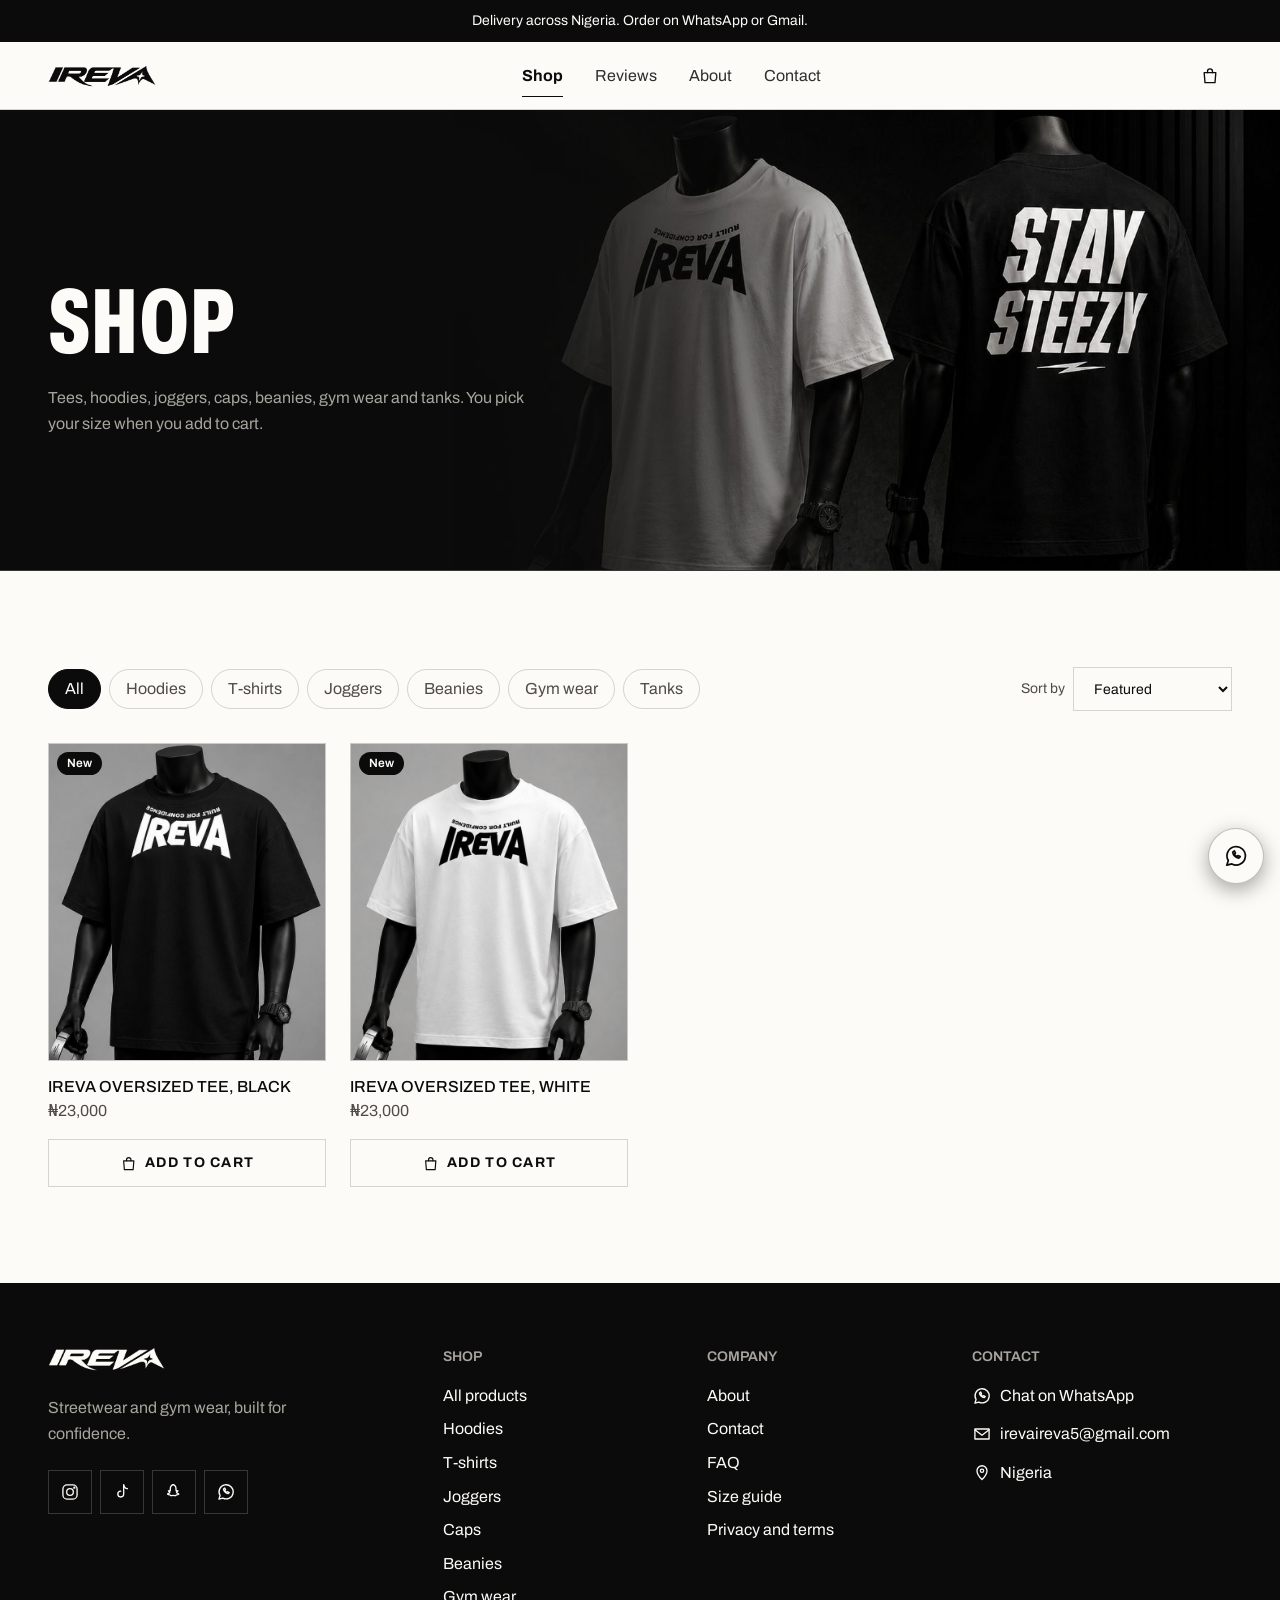
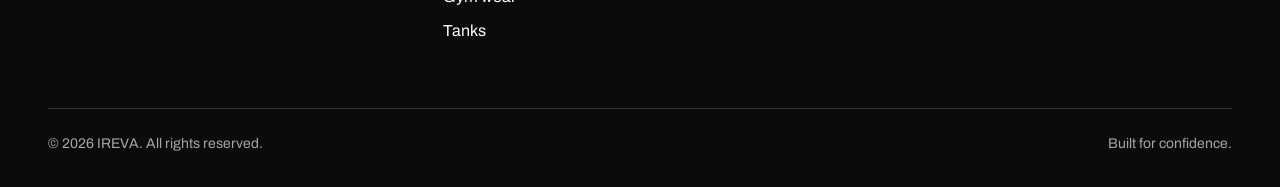
<file: shop.html>
<!DOCTYPE html>
<html lang="en">
<head>
  <meta charset="utf-8">
  <meta name="viewport" content="width=device-width, initial-scale=1">
  <title>Shop | IREVA streetwear, gym wear and tanks</title>
  <meta name="description" content="Browse every IREVA piece: oversized tees, hoodies, joggers, caps, beanies, gym wear and tanks. Order by WhatsApp or Gmail.">
  <meta name="theme-color" content="#0b0b0b">
  <link rel="icon" href="favicon.ico" sizes="48x48">
  <link rel="icon" href="assets/images/favicon-32.png" type="image/png" sizes="32x32">
  <link rel="apple-touch-icon" href="assets/images/apple-touch-icon.png">
  <link rel="manifest" href="site.webmanifest">
  <meta property="og:type" content="website">
  <meta property="og:site_name" content="IREVA">
  <meta property="og:title" content="Shop | IREVA streetwear, gym wear and tanks">
  <meta property="og:description" content="Browse every IREVA piece: oversized tees, hoodies, joggers, caps, beanies, gym wear and tanks. Order by WhatsApp or Gmail.">
  <meta property="og:image" content="https://ire-va.netlify.app/assets/images/hero-duo.jpg">
  <meta name="twitter:card" content="summary_large_image">
   <link rel="preload" href="assets/fonts/archivo-head.woff2" as="font" type="font/woff2" crossorigin>
  <link rel="preload" href="assets/fonts/archivo-body.woff2" as="font" type="font/woff2" crossorigin>
  <link rel="stylesheet" href="css/styles.css">
</head>

 <!-- Page Loader -->
    <div class="page-loader" id="pageLoader">
      <div class="loader-logo"><img src="assets/images/logo-light.png"></div>
      <div class="loader-bar"><div class="loader-fill"></div></div>
    </div>

<body class="is-light">
  <a class="skip-link" href="#main">Skip to content</a>
  <svg xmlns="http://www.w3.org/2000/svg" width="0" height="0" style="position:absolute" aria-hidden="true" focusable="false"><symbol id="i-bag" viewBox="0 0 24 24"><path d="M5 8h14l-1 12H6L5 8z"/><path d="M9 8V6.5a3 3 0 0 1 6 0V8"/></symbol><symbol id="i-menu" viewBox="0 0 24 24"><path d="M4 7h16M4 12h16M4 17h16"/></symbol><symbol id="i-close" viewBox="0 0 24 24"><path d="M6 6l12 12M18 6L6 18"/></symbol><symbol id="i-chev-l" viewBox="0 0 24 24"><path d="M15 5l-7 7 7 7"/></symbol><symbol id="i-chev-r" viewBox="0 0 24 24"><path d="M9 5l7 7-7 7"/></symbol><symbol id="i-pause" viewBox="0 0 24 24"><path d="M8 5v14M16 5v14"/></symbol><symbol id="i-play" viewBox="0 0 24 24"><path d="M8 5l11 7-11 7z"/></symbol><symbol id="i-truck" viewBox="0 0 24 24"><path d="M2.5 6.5h11v9h-11zM13.5 9.5h4l3 3v3h-7"/><circle cx="7" cy="17.5" r="1.7"/><circle cx="17" cy="17.5" r="1.7"/></symbol><symbol id="i-shield" viewBox="0 0 24 24"><path d="M12 3l7 3v5.5c0 4.5-3 8-7 9.5-4-1.5-7-5-7-9.5V6l7-3z"/><path d="M9 12l2.2 2.2L15.5 10"/></symbol><symbol id="i-return" viewBox="0 0 24 24"><path d="M3.5 12a8.5 8.5 0 1 0 2.6-6.1"/><path d="M3.5 4.5v4.8h4.8"/></symbol><symbol id="i-chat" viewBox="0 0 24 24"><path d="M4 5h16v11H9l-5 4V5z"/></symbol><symbol id="i-whatsapp" viewBox="0 0 24 24"><path d="M3.5 20.5l1.4-4.3A8.5 8.5 0 1 1 8.2 19.3l-4.7 1.2z"/><path d="M9 8.5c.2 2.6 2.9 5.3 5.5 5.5l1.4-1.4-2.1-1-.9.9c-.9-.4-1.9-1.4-2.3-2.3l.9-.9-1-2.1L9 8.5z"/></symbol><symbol id="i-mail" viewBox="0 0 24 24"><path d="M3.5 6h17v12h-17z"/><path d="M3.5 7l8.5 6.5L20.5 7"/></symbol><symbol id="i-instagram" viewBox="0 0 24 24"><rect x="3.5" y="3.5" width="17" height="17" rx="5"/><circle cx="12" cy="12" r="4"/><circle cx="17.2" cy="6.8" r=".6"/></symbol><symbol id="i-tiktok" viewBox="0 0 24 24"><path d="M14 3.5v11a3.5 3.5 0 1 1-3.5-3.5"/><path d="M14 3.5c.4 2.7 2.1 4.3 4.5 4.5"/></symbol><symbol id="i-pin" viewBox="0 0 24 24"><path d="M12 21s6-5.6 6-10.5a6 6 0 1 0-12 0C6 15.4 12 21 12 21z"/><circle cx="12" cy="10.5" r="2"/></symbol><symbol id="i-star" viewBox="0 0 24 24"><path d="M12 3.5l2.6 5.5 6 .8-4.4 4.2 1.1 6-5.3-2.9-5.3 2.9 1.1-6L3.4 9.8l6-.8L12 3.5z"/></symbol><symbol id="i-check" viewBox="0 0 24 24"><path d="M5 12.5l4.5 4.5L19 7.5"/></symbol><symbol id="i-plus" viewBox="0 0 24 24"><path d="M12 5v14M5 12h14"/></symbol><symbol id="i-minus" viewBox="0 0 24 24"><path d="M5 12h14"/></symbol><symbol id="i-tee" viewBox="0 0 24 24"><path d="M8.5 4L3 7l2 4.5 2-1V20h10V10.5l2 1L21 7l-5.5-3c-.5 1.4-1.9 2.4-3.5 2.4S9 5.4 8.5 4z"/></symbol><symbol id="i-hoodie" viewBox="0 0 24 24"><path d="M8.5 3.5L3 7l2 4.5 2-1V21h10V10.5l2 1L21 7l-5.5-3.5"/><path d="M8.5 3.5C9 6.5 10.3 8 12 8s3-1.5 3.5-4.5"/><path d="M12 8v4M9 15.5h6v3H9z"/></symbol><symbol id="i-joggers" viewBox="0 0 24 24"><path d="M7 3h10l1.2 18h-4.4L12 12.5 10.2 21H5.8L7 3z"/><path d="M7 6.5h10M9.5 3v3.5"/></symbol><symbol id="i-cap" viewBox="0 0 24 24"><path d="M5 14.5a7 7 0 0 1 14 0"/><path d="M3 14.5h15.5c1.7 0 2.7.9 2.7 2H3z"/><path d="M12 7.5v7"/></symbol><symbol id="i-beanie" viewBox="0 0 24 24"><path d="M5.5 15a6.5 6.5 0 0 1 13 0"/><path d="M4.5 15h15v4h-15z"/><path d="M8 15v4M12 15v4M16 15v4"/><circle cx="12" cy="5" r="1.6"/></symbol><symbol id="i-gym" viewBox="0 0 24 24"><path d="M6.5 6.5v11M17.5 6.5v11M3.5 9v6M20.5 9v6M6.5 12h11"/></symbol><symbol id="i-tank" viewBox="0 0 24 24"><path d="M8 3v3c0 2 1.8 3.4 4 3.4S16 8 16 6V3"/><path d="M8 3L5.5 5.5 6.2 21h11.6l.7-15.5L16 3"/></symbol></svg>
  <section class="announce is-dark" aria-label="Announcement"><p data-text="announcement">Delivery across Nigeria. Order on WhatsApp or Gmail.</p></section>
  <header class="site-header is-solid" data-header>
    <a class="brand" href="index.html" aria-label="IREVA home"><img class="logo logo--ivory" src="assets/images/logo-light.png" alt="" width="108" height="22"><img class="logo logo--onyx" src="assets/images/logo-dark.png" alt="" width="108" height="22"></a>
    <nav class="site-nav" id="site-nav" aria-label="Main"><a href="shop.html" aria-current="page">Shop</a><a href="index.html#reviews">Reviews</a><a href="about.html">About</a><a href="contact.html">Contact</a></nav>
    <div class="header-actions">
      <button class="icon-btn" type="button" data-open-cart aria-label="Open cart"><svg class="icon" aria-hidden="true"><use href="#i-bag"/></svg><span class="badge-count" data-cart-count hidden>0</span></button>
      <button class="icon-btn menu-toggle" type="button" data-menu-toggle aria-expanded="false" aria-controls="site-nav" aria-label="Menu"><svg class="icon" aria-hidden="true"><use href="#i-menu"/></svg></button>
    </div>
  </header>
  <main id="main" tabindex="-1">
    <section class="page-head page-head--photo page-head--shop is-dark"><h1 class="page-title">Shop</h1><p class="muted">Tees, hoodies, joggers, caps, beanies, gym wear and tanks. You pick your size when you add to cart.</p></section>
    <section class="block is-light" aria-labelledby="shop-title">
      <h2 class="sr-only" id="shop-title">All products <span data-count></span></h2>
      <div class="toolbar">
        <div class="filters" role="group" aria-label="Filter by category" data-filters></div>
        <div class="sort"><label for="sort">Sort by</label><select id="sort" data-sort><option value="featured">Featured</option><option value="price-asc">Price, low to high</option><option value="price-desc">Price, high to low</option></select></div>
      </div>
      <ul class="grid" data-grid></ul>
      <noscript><p class="shop-empty">Turn on JavaScript to browse and order, or message us on WhatsApp.</p></noscript>
      <p class="shop-empty" data-empty hidden>Nothing in this category yet. Try another one.</p>
    </section>
  </main>
  <footer class="footer is-dark">
    <div class="footer-grid">
      <div class="footer-brand">
        <img class="logo" src="assets/images/logo-light.png" alt="IREVA" width="118" height="24" loading="lazy">
        <p class="muted">Streetwear and gym wear, built for confidence.</p>
        <div class="socials">
          <a data-link="instagram" href="#" target="_blank" rel="noopener" aria-label="IREVA on Instagram"><svg class="icon" aria-hidden="true"><use href="#i-instagram"/></svg></a>
          <a data-link="tiktok" href="#" aria-label="IREVA on TikTok"><svg class="icon" aria-hidden="true"><use href="#i-tiktok"/></svg></a>
          <a data-link="snapchat" href="#" aria-label="IREVA on Snapchat"><svg class="icon" aria-hidden="true" viewBox="0 0 24 24"><path d="M12 3.2c-2.7 0-4.4 2-4.4 4.6v2.3c-.6.3-1.4.5-2.3.6.3.6.9 1 1.8 1.2-.5 1.2-1.4 2-2.8 2.5.6.6 1.8.9 2.9 1 .2.5.4.9.8 1 .9.2 1.9-.4 2.9-.4h.2c1 0 2 .6 2.9.4.4-.1.6-.5.8-1 1.1-.1 2.3-.4 2.9-1-1.4-.5-2.3-1.3-2.8-2.5.9-.2 1.5-.6 1.8-1.2-.9-.1-1.7-.3-2.3-.6V7.8c0-2.6-1.7-4.6-4.4-4.6z"/></svg></a>
          <a data-link="whatsapp" href="#" target="_blank" rel="noopener" aria-label="Chat with IREVA on WhatsApp"><svg class="icon" aria-hidden="true"><use href="#i-whatsapp"/></svg></a>
        </div>
      </div>
      <nav aria-label="Shop categories"><h2>Shop</h2><ul class="footer-links"><li><a href="shop.html">All products</a></li><li><a href="shop.html?category=Hoodies">Hoodies</a></li><li><a href="shop.html?category=T-shirts">T-shirts</a></li><li><a href="shop.html?category=Joggers">Joggers</a></li><li><a href="shop.html?category=Caps">Caps</a></li><li><a href="shop.html?category=Beanies">Beanies</a></li><li><a href="shop.html?category=Gym%20wear">Gym wear</a></li><li><a href="shop.html?category=Tanks">Tanks</a></li></ul></nav>
      <nav aria-label="Company"><h2>Company</h2><ul class="footer-links"><li><a href="about.html">About</a></li><li><a href="contact.html">Contact</a></li><li><a href="faq.html">FAQ</a></li><li><a href="size-guide.html">Size guide</a></li><li><a href="privacy-terms.html">Privacy and terms</a></li></ul></nav>
      <div><h2>Contact</h2><ul class="footer-links">
        <li><a data-link="whatsapp" href="#" target="_blank" rel="noopener"><svg class="icon" aria-hidden="true"><use href="#i-whatsapp"/></svg>Chat on WhatsApp</a></li>
        <li><a data-link="email" href="#"><svg class="icon" aria-hidden="true"><use href="#i-mail"/></svg><span data-text="email">hello@example.com</span></a></li>
        <li><span><svg class="icon" aria-hidden="true"><use href="#i-pin"/></svg><span data-text="location">Nigeria</span></span></li></ul></div>
    </div>
    <div class="footer-bar"><p>&copy; <span data-year>2026</span> IREVA. All rights reserved.</p><p>Built for confidence.</p></div>
  </footer>

  <div class="scrim" data-scrim hidden></div>
  <div class="drawer is-light" data-drawer role="dialog" aria-modal="true" aria-label="Your cart" aria-hidden="true" tabindex="-1">
    <div class="drawer-head"><h2>Your cart</h2><button class="icon-btn" type="button" data-close-cart aria-label="Close cart"><svg class="icon" aria-hidden="true"><use href="#i-close"/></svg></button></div>
    <ul class="cart-list" data-cart-list></ul>
    <div class="cart-empty" data-cart-empty><svg class="icon icon--xl" aria-hidden="true"><use href="#i-bag"/></svg><p>Your cart is empty.</p><a class="btn" href="shop.html">Browse the shop</a></div>
    <div class="drawer-foot" data-cart-foot hidden>
      <p class="total"><span>Total</span> <strong data-cart-total>₦0</strong></p>
      <div class="field"><label for="c-name">Full name</label><input id="c-name" autocomplete="name"></div>
      <div class="field"><label for="c-phone">Phone number</label><input id="c-phone" type="tel" autocomplete="tel"></div>
      <div class="field"><label for="c-addr">Delivery address</label><textarea id="c-addr" rows="2" autocomplete="street-address"></textarea></div>
      <p class="form-error" data-checkout-error role="alert" hidden></p>
      <button class="btn" type="button" data-checkout="whatsapp"><svg class="icon" aria-hidden="true"><use href="#i-whatsapp"/></svg>Order on WhatsApp</button>
      <button class="btn btn--line" type="button" data-checkout="gmail"><svg class="icon" aria-hidden="true"><use href="#i-mail"/></svg>Order by Gmail</button>
    </div>
  </div>
  <dialog class="size-modal is-light" data-size-modal aria-labelledby="size-title">
    <form method="dialog" class="size-form">
      <div class="size-product" data-size-product></div>
      <div class="sizes" data-sizes role="radiogroup" aria-label="Size"></div>
      <p class="form-error" data-size-error role="alert" hidden>Choose a size to continue.</p>
      <div class="modal-actions"><button class="btn btn--line" value="cancel">Cancel</button><button class="btn" type="button" data-size-confirm>Add to cart</button></div>
    </form>
  </dialog>
  <aside aria-label="Quick contact"><a class="fab" data-link="whatsapp" href="#" target="_blank" rel="noopener" aria-label="Chat on WhatsApp"><svg class="icon" aria-hidden="true"><use href="#i-whatsapp"/></svg></a></aside>
  <script src="js/main.js"></script>
</body>
</html>
</file>
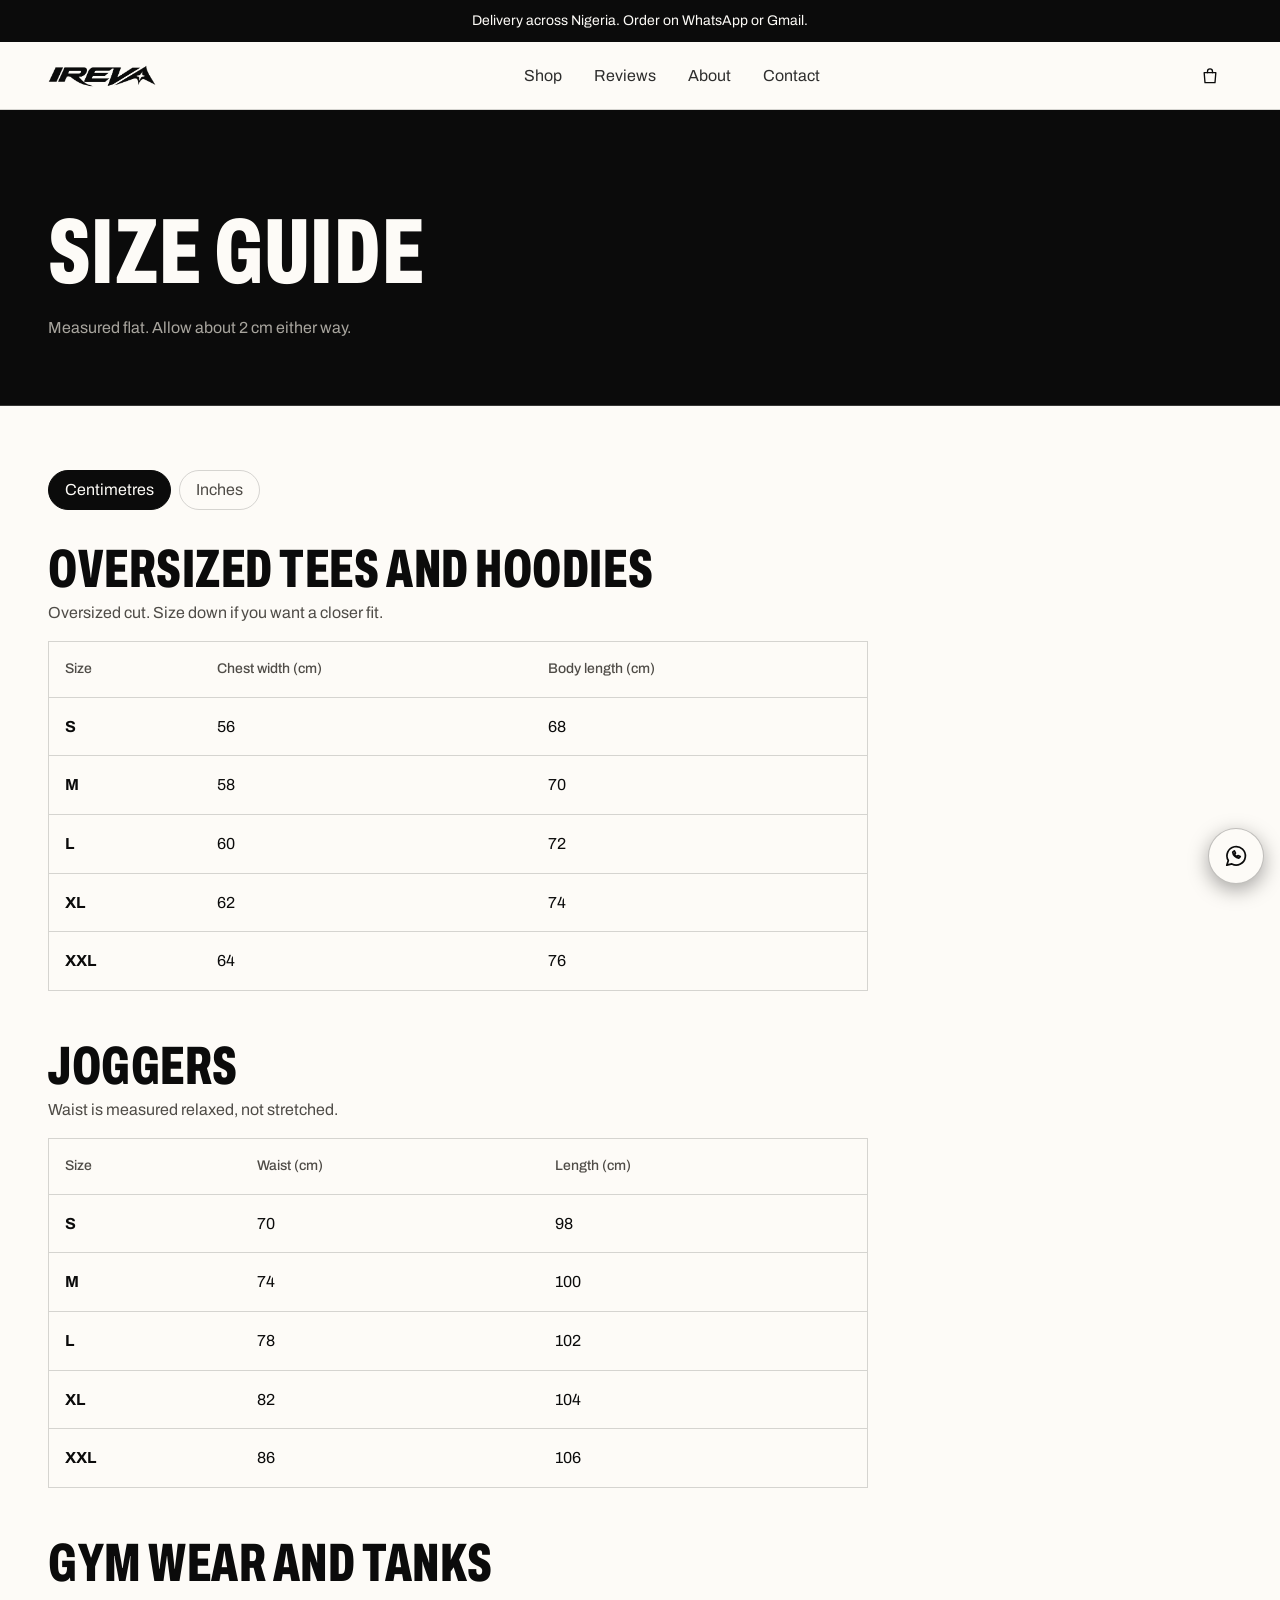
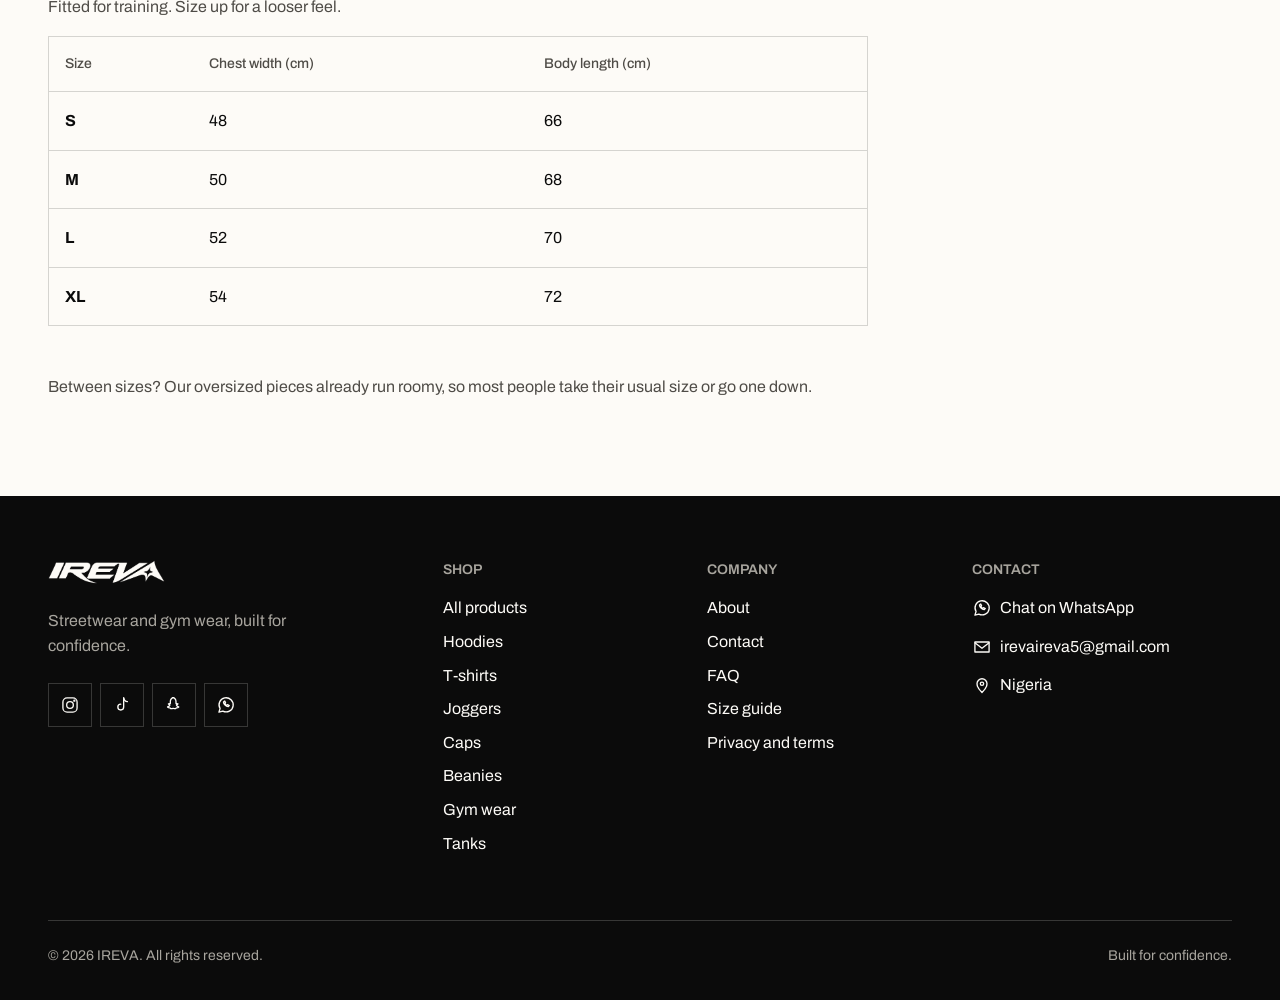
<file: size-guide.html>
<!DOCTYPE html>
<html lang="en">
<head>
  <meta charset="utf-8">
  <meta name="viewport" content="width=device-width, initial-scale=1">
  <title>Size guide | IREVA</title>
  <meta name="description" content="Measurement charts for IREVA oversized tees, hoodies, joggers, gym wear and tanks, in centimetres or inches.">
  <meta name="theme-color" content="#0b0b0b">
  <link rel="icon" href="favicon.ico" sizes="48x48">
  <link rel="icon" href="assets/images/favicon-32.png" type="image/png" sizes="32x32">
  <link rel="apple-touch-icon" href="assets/images/apple-touch-icon.png">
  <link rel="manifest" href="site.webmanifest">
  <meta property="og:type" content="website">
  <meta property="og:site_name" content="IREVA">
  <meta property="og:title" content="Size guide | IREVA">
  <meta property="og:description" content="Measurement charts for IREVA oversized tees, hoodies, joggers, gym wear and tanks, in centimetres or inches.">
  <meta property="og:image" content="https://ire-va.netlify.app/assets/images/hero-duo.jpg">
  <meta name="twitter:card" content="summary_large_image">
   <link rel="preload" href="assets/fonts/archivo-head.woff2" as="font" type="font/woff2" crossorigin>
  <link rel="preload" href="assets/fonts/archivo-body.woff2" as="font" type="font/woff2" crossorigin>
  <link rel="stylesheet" href="css/styles.css">
</head>
<body class="is-light">
  <a class="skip-link" href="#main">Skip to content</a>
  <svg xmlns="http://www.w3.org/2000/svg" width="0" height="0" style="position:absolute" aria-hidden="true" focusable="false"><symbol id="i-bag" viewBox="0 0 24 24"><path d="M5 8h14l-1 12H6L5 8z"/><path d="M9 8V6.5a3 3 0 0 1 6 0V8"/></symbol><symbol id="i-menu" viewBox="0 0 24 24"><path d="M4 7h16M4 12h16M4 17h16"/></symbol><symbol id="i-close" viewBox="0 0 24 24"><path d="M6 6l12 12M18 6L6 18"/></symbol><symbol id="i-chev-l" viewBox="0 0 24 24"><path d="M15 5l-7 7 7 7"/></symbol><symbol id="i-chev-r" viewBox="0 0 24 24"><path d="M9 5l7 7-7 7"/></symbol><symbol id="i-pause" viewBox="0 0 24 24"><path d="M8 5v14M16 5v14"/></symbol><symbol id="i-play" viewBox="0 0 24 24"><path d="M8 5l11 7-11 7z"/></symbol><symbol id="i-truck" viewBox="0 0 24 24"><path d="M2.5 6.5h11v9h-11zM13.5 9.5h4l3 3v3h-7"/><circle cx="7" cy="17.5" r="1.7"/><circle cx="17" cy="17.5" r="1.7"/></symbol><symbol id="i-shield" viewBox="0 0 24 24"><path d="M12 3l7 3v5.5c0 4.5-3 8-7 9.5-4-1.5-7-5-7-9.5V6l7-3z"/><path d="M9 12l2.2 2.2L15.5 10"/></symbol><symbol id="i-return" viewBox="0 0 24 24"><path d="M3.5 12a8.5 8.5 0 1 0 2.6-6.1"/><path d="M3.5 4.5v4.8h4.8"/></symbol><symbol id="i-chat" viewBox="0 0 24 24"><path d="M4 5h16v11H9l-5 4V5z"/></symbol><symbol id="i-whatsapp" viewBox="0 0 24 24"><path d="M3.5 20.5l1.4-4.3A8.5 8.5 0 1 1 8.2 19.3l-4.7 1.2z"/><path d="M9 8.5c.2 2.6 2.9 5.3 5.5 5.5l1.4-1.4-2.1-1-.9.9c-.9-.4-1.9-1.4-2.3-2.3l.9-.9-1-2.1L9 8.5z"/></symbol><symbol id="i-mail" viewBox="0 0 24 24"><path d="M3.5 6h17v12h-17z"/><path d="M3.5 7l8.5 6.5L20.5 7"/></symbol><symbol id="i-instagram" viewBox="0 0 24 24"><rect x="3.5" y="3.5" width="17" height="17" rx="5"/><circle cx="12" cy="12" r="4"/><circle cx="17.2" cy="6.8" r=".6"/></symbol><symbol id="i-tiktok" viewBox="0 0 24 24"><path d="M14 3.5v11a3.5 3.5 0 1 1-3.5-3.5"/><path d="M14 3.5c.4 2.7 2.1 4.3 4.5 4.5"/></symbol><symbol id="i-pin" viewBox="0 0 24 24"><path d="M12 21s6-5.6 6-10.5a6 6 0 1 0-12 0C6 15.4 12 21 12 21z"/><circle cx="12" cy="10.5" r="2"/></symbol><symbol id="i-star" viewBox="0 0 24 24"><path d="M12 3.5l2.6 5.5 6 .8-4.4 4.2 1.1 6-5.3-2.9-5.3 2.9 1.1-6L3.4 9.8l6-.8L12 3.5z"/></symbol><symbol id="i-check" viewBox="0 0 24 24"><path d="M5 12.5l4.5 4.5L19 7.5"/></symbol><symbol id="i-plus" viewBox="0 0 24 24"><path d="M12 5v14M5 12h14"/></symbol><symbol id="i-minus" viewBox="0 0 24 24"><path d="M5 12h14"/></symbol><symbol id="i-tee" viewBox="0 0 24 24"><path d="M8.5 4L3 7l2 4.5 2-1V20h10V10.5l2 1L21 7l-5.5-3c-.5 1.4-1.9 2.4-3.5 2.4S9 5.4 8.5 4z"/></symbol><symbol id="i-hoodie" viewBox="0 0 24 24"><path d="M8.5 3.5L3 7l2 4.5 2-1V21h10V10.5l2 1L21 7l-5.5-3.5"/><path d="M8.5 3.5C9 6.5 10.3 8 12 8s3-1.5 3.5-4.5"/><path d="M12 8v4M9 15.5h6v3H9z"/></symbol><symbol id="i-joggers" viewBox="0 0 24 24"><path d="M7 3h10l1.2 18h-4.4L12 12.5 10.2 21H5.8L7 3z"/><path d="M7 6.5h10M9.5 3v3.5"/></symbol><symbol id="i-cap" viewBox="0 0 24 24"><path d="M5 14.5a7 7 0 0 1 14 0"/><path d="M3 14.5h15.5c1.7 0 2.7.9 2.7 2H3z"/><path d="M12 7.5v7"/></symbol><symbol id="i-beanie" viewBox="0 0 24 24"><path d="M5.5 15a6.5 6.5 0 0 1 13 0"/><path d="M4.5 15h15v4h-15z"/><path d="M8 15v4M12 15v4M16 15v4"/><circle cx="12" cy="5" r="1.6"/></symbol><symbol id="i-gym" viewBox="0 0 24 24"><path d="M6.5 6.5v11M17.5 6.5v11M3.5 9v6M20.5 9v6M6.5 12h11"/></symbol><symbol id="i-tank" viewBox="0 0 24 24"><path d="M8 3v3c0 2 1.8 3.4 4 3.4S16 8 16 6V3"/><path d="M8 3L5.5 5.5 6.2 21h11.6l.7-15.5L16 3"/></symbol></svg>
  <section class="announce is-dark" aria-label="Announcement"><p data-text="announcement">Delivery across Nigeria. Order on WhatsApp or Gmail.</p></section>
  <header class="site-header is-solid" data-header>
    <a class="brand" href="index.html" aria-label="IREVA home"><img class="logo logo--ivory" src="assets/images/logo-light.png" alt="" width="108" height="22"><img class="logo logo--onyx" src="assets/images/logo-dark.png" alt="" width="108" height="22"></a>
    <nav class="site-nav" id="site-nav" aria-label="Main"><a href="shop.html">Shop</a><a href="index.html#reviews">Reviews</a><a href="about.html">About</a><a href="contact.html">Contact</a></nav>
    <div class="header-actions">
      <button class="icon-btn" type="button" data-open-cart aria-label="Open cart"><svg class="icon" aria-hidden="true"><use href="#i-bag"/></svg><span class="badge-count" data-cart-count hidden>0</span></button>
      <button class="icon-btn menu-toggle" type="button" data-menu-toggle aria-expanded="false" aria-controls="site-nav" aria-label="Menu"><svg class="icon" aria-hidden="true"><use href="#i-menu"/></svg></button>
    </div>
  </header>
  <main id="main" tabindex="-1">
    <section class="page-head is-dark"><h1 class="page-title">Size guide</h1><p class="muted">Measured flat. Allow about 2 cm either way.</p></section>
    <section class="content is-light">
      <div class="unit-toggle" role="group" aria-label="Measurement unit"><button class="filter" type="button" data-unit="cm" aria-pressed="true">Centimetres</button><button class="filter" type="button" data-unit="in" aria-pressed="false">Inches</button></div>
      <!-- TODO: starter numbers. Replace with IREVA's real measurements. -->
      <section class="chart"><h2>Oversized tees and hoodies</h2><p class="muted">Oversized cut. Size down if you want a closer fit.</p><div class="table-wrap"><table class="data-table"><thead><tr><th scope="col">Size</th><th scope="col">Chest width (<span data-unit-label>cm</span>)</th><th scope="col">Body length (<span data-unit-label>cm</span>)</th></tr></thead><tbody><tr><th scope="row">S</th><td data-cm="56">56</td><td data-cm="68">68</td></tr><tr><th scope="row">M</th><td data-cm="58">58</td><td data-cm="70">70</td></tr><tr><th scope="row">L</th><td data-cm="60">60</td><td data-cm="72">72</td></tr><tr><th scope="row">XL</th><td data-cm="62">62</td><td data-cm="74">74</td></tr><tr><th scope="row">XXL</th><td data-cm="64">64</td><td data-cm="76">76</td></tr></tbody></table></div></section><section class="chart"><h2>Joggers</h2><p class="muted">Waist is measured relaxed, not stretched.</p><div class="table-wrap"><table class="data-table"><thead><tr><th scope="col">Size</th><th scope="col">Waist (<span data-unit-label>cm</span>)</th><th scope="col">Length (<span data-unit-label>cm</span>)</th></tr></thead><tbody><tr><th scope="row">S</th><td data-cm="70">70</td><td data-cm="98">98</td></tr><tr><th scope="row">M</th><td data-cm="74">74</td><td data-cm="100">100</td></tr><tr><th scope="row">L</th><td data-cm="78">78</td><td data-cm="102">102</td></tr><tr><th scope="row">XL</th><td data-cm="82">82</td><td data-cm="104">104</td></tr><tr><th scope="row">XXL</th><td data-cm="86">86</td><td data-cm="106">106</td></tr></tbody></table></div></section><section class="chart"><h2>Gym wear and tanks</h2><p class="muted">Fitted for training. Size up for a looser feel.</p><div class="table-wrap"><table class="data-table"><thead><tr><th scope="col">Size</th><th scope="col">Chest width (<span data-unit-label>cm</span>)</th><th scope="col">Body length (<span data-unit-label>cm</span>)</th></tr></thead><tbody><tr><th scope="row">S</th><td data-cm="48">48</td><td data-cm="66">66</td></tr><tr><th scope="row">M</th><td data-cm="50">50</td><td data-cm="68">68</td></tr><tr><th scope="row">L</th><td data-cm="52">52</td><td data-cm="70">70</td></tr><tr><th scope="row">XL</th><td data-cm="54">54</td><td data-cm="72">72</td></tr></tbody></table></div></section>
      <p class="muted">Between sizes? Our oversized pieces already run roomy, so most people take their usual size or go one down.</p>
    </section>
  </main>
  <footer class="footer is-dark">
    <div class="footer-grid">
      <div class="footer-brand">
        <img class="logo" src="assets/images/logo-light.png" alt="IREVA" width="118" height="24" loading="lazy">
        <p class="muted">Streetwear and gym wear, built for confidence.</p>
        <div class="socials">
          <a data-link="instagram" href="#" target="_blank" rel="noopener" aria-label="IREVA on Instagram"><svg class="icon" aria-hidden="true"><use href="#i-instagram"/></svg></a>
          <a data-link="tiktok" href="#" aria-label="IREVA on TikTok"><svg class="icon" aria-hidden="true"><use href="#i-tiktok"/></svg></a>
          <a data-link="snapchat" href="#" aria-label="IREVA on Snapchat"><svg class="icon" aria-hidden="true" viewBox="0 0 24 24"><path d="M12 3.2c-2.7 0-4.4 2-4.4 4.6v2.3c-.6.3-1.4.5-2.3.6.3.6.9 1 1.8 1.2-.5 1.2-1.4 2-2.8 2.5.6.6 1.8.9 2.9 1 .2.5.4.9.8 1 .9.2 1.9-.4 2.9-.4h.2c1 0 2 .6 2.9.4.4-.1.6-.5.8-1 1.1-.1 2.3-.4 2.9-1-1.4-.5-2.3-1.3-2.8-2.5.9-.2 1.5-.6 1.8-1.2-.9-.1-1.7-.3-2.3-.6V7.8c0-2.6-1.7-4.6-4.4-4.6z"/></svg></a>
          <a data-link="whatsapp" href="#" target="_blank" rel="noopener" aria-label="Chat with IREVA on WhatsApp"><svg class="icon" aria-hidden="true"><use href="#i-whatsapp"/></svg></a>
        </div>
      </div>
      <nav aria-label="Shop categories"><h2>Shop</h2><ul class="footer-links"><li><a href="shop.html">All products</a></li><li><a href="shop.html?category=Hoodies">Hoodies</a></li><li><a href="shop.html?category=T-shirts">T-shirts</a></li><li><a href="shop.html?category=Joggers">Joggers</a></li><li><a href="shop.html?category=Caps">Caps</a></li><li><a href="shop.html?category=Beanies">Beanies</a></li><li><a href="shop.html?category=Gym%20wear">Gym wear</a></li><li><a href="shop.html?category=Tanks">Tanks</a></li></ul></nav>
      <nav aria-label="Company"><h2>Company</h2><ul class="footer-links"><li><a href="about.html">About</a></li><li><a href="contact.html">Contact</a></li><li><a href="faq.html">FAQ</a></li><li><a href="size-guide.html">Size guide</a></li><li><a href="privacy-terms.html">Privacy and terms</a></li></ul></nav>
      <div><h2>Contact</h2><ul class="footer-links">
        <li><a data-link="whatsapp" href="#" target="_blank" rel="noopener"><svg class="icon" aria-hidden="true"><use href="#i-whatsapp"/></svg>Chat on WhatsApp</a></li>
        <li><a data-link="email" href="#"><svg class="icon" aria-hidden="true"><use href="#i-mail"/></svg><span data-text="email">hello@example.com</span></a></li>
        <li><span><svg class="icon" aria-hidden="true"><use href="#i-pin"/></svg><span data-text="location">Nigeria</span></span></li></ul></div>
    </div>
    <div class="footer-bar"><p>&copy; <span data-year>2026</span> IREVA. All rights reserved.</p><p>Built for confidence.</p></div>
  </footer>

  <div class="scrim" data-scrim hidden></div>
  <div class="drawer is-light" data-drawer role="dialog" aria-modal="true" aria-label="Your cart" aria-hidden="true" tabindex="-1">
    <div class="drawer-head"><h2>Your cart</h2><button class="icon-btn" type="button" data-close-cart aria-label="Close cart"><svg class="icon" aria-hidden="true"><use href="#i-close"/></svg></button></div>
    <ul class="cart-list" data-cart-list></ul>
    <div class="cart-empty" data-cart-empty><svg class="icon icon--xl" aria-hidden="true"><use href="#i-bag"/></svg><p>Your cart is empty.</p><a class="btn" href="shop.html">Browse the shop</a></div>
    <div class="drawer-foot" data-cart-foot hidden>
      <p class="total"><span>Total</span> <strong data-cart-total>₦0</strong></p>
      <div class="field"><label for="c-name">Full name</label><input id="c-name" autocomplete="name"></div>
      <div class="field"><label for="c-phone">Phone number</label><input id="c-phone" type="tel" autocomplete="tel"></div>
      <div class="field"><label for="c-addr">Delivery address</label><textarea id="c-addr" rows="2" autocomplete="street-address"></textarea></div>
      <p class="form-error" data-checkout-error role="alert" hidden></p>
      <button class="btn" type="button" data-checkout="whatsapp"><svg class="icon" aria-hidden="true"><use href="#i-whatsapp"/></svg>Order on WhatsApp</button>
      <button class="btn btn--line" type="button" data-checkout="gmail"><svg class="icon" aria-hidden="true"><use href="#i-mail"/></svg>Order by Gmail</button>
    </div>
  </div>
  <dialog class="size-modal is-light" data-size-modal aria-labelledby="size-title">
    <form method="dialog" class="size-form">
      <div class="size-product" data-size-product></div>
      <div class="sizes" data-sizes role="radiogroup" aria-label="Size"></div>
      <p class="form-error" data-size-error role="alert" hidden>Choose a size to continue.</p>
      <div class="modal-actions"><button class="btn btn--line" value="cancel">Cancel</button><button class="btn" type="button" data-size-confirm>Add to cart</button></div>
    </form>
  </dialog>
  <aside aria-label="Quick contact"><a class="fab" data-link="whatsapp" href="#" target="_blank" rel="noopener" aria-label="Chat on WhatsApp"><svg class="icon" aria-hidden="true"><use href="#i-whatsapp"/></svg></a></aside>
  <script src="js/main.js"></script>
</body>
</html>
</file>
<file: css/styles.css>
/* IREVA stylesheet. One file, in this order:
   1 Fonts  2 Tokens  3 Base  4 Buttons and icons  5 Header  6 Hero  7 Home sections
   8 Product cards  9 Reviews  10 Footer  11 Size modal  12 Cart drawer  13 Inner pages  14 Responsive */

/* 1 Fonts (self-hosted) */
@font-face {
  font-family: "Archivo";
  font-weight: 800;
  font-stretch: 62%;
  font-display: swap;
  src: url("../assets/fonts/archivo-head.woff2") format("woff2");
}
@font-face {
  font-family: "Archivo";
  font-weight: 400 700;
  font-stretch: 100%;
  font-display: swap;
  src: url("../assets/fonts/archivo-body.woff2") format("woff2");
}
@font-face {
  font-family: "Archivo";
  font-weight: 400 800;
  font-stretch: 62% 100%;
  font-display: swap;
  src: url("../assets/fonts/archivo-naira.woff2") format("woff2");
  unicode-range: U+20A6;
}

/* 2 Tokens. Dark and light are themes: put .is-dark or .is-light on any section. */
:root {
  --onyx: #0b0b0b;
  --charcoal: #1a1a1a;
  --ivory: #fdfbf7;
  --font-display: "Archivo", "Arial Narrow", system-ui, sans-serif;
  --font-body: "Archivo", system-ui, sans-serif;
  --text-sm: 0.875rem;
  --text-lg: 1.125rem;
  --text-xl: clamp(2rem, 1.3rem + 2.6vw, 3.4rem);
  --text-hero: clamp(2.6rem, 0.4rem + 9.5vw, 6.5rem);
  --s1: 4px;
  --s2: 8px;
  --s3: 16px;
  --s4: 24px;
  --s5: 32px;
  --s6: 48px;
  --s7: 64px;
  --s8: 96px;
  --ease: cubic-bezier(0.25, 1, 0.5, 1);
  --container: 1280px;
  --gutter: clamp(16px, 4vw, 48px);
  --pad-x: max(var(--gutter), calc((100vw - var(--container)) / 2));
  --header-h: 68px;
}
.is-dark {
  --bg: var(--onyx);
  --fg: var(--ivory);
  --muted: #a8a59e;
  --line: rgba(253, 251, 247, 0.18);
  --well: var(--charcoal);
  --err: #f08a80;
}
.is-light {
  --bg: var(--ivory);
  --fg: var(--onyx);
  --muted: #4f4c47;
  --line: rgba(11, 11, 11, 0.16);
  --well: #efeeea;
  --err: #b3261e;
}
.is-dark,
.is-light {
  background: var(--bg);
  color: var(--fg);
}

/* 3 Base */
*,
*::before,
*::after {
  box-sizing: border-box;
}
html {
  scroll-behavior: smooth;
  scroll-padding-top: var(--header-h);
}
body {
  margin: 0;
  font: 400 1rem/1.6 var(--font-body);
  -webkit-font-smoothing: antialiased;
}
img {
  display: block;
  max-width: 100%;
  height: auto;
}
a {
  color: inherit;
}
ul {
  margin: 0;
  padding: 0;
  list-style: none;
}
h1,
h2,
h3,
p {
  margin: 0;
}
h1,
h2,
h3 {
  font-family: var(--font-display);
  font-weight: 800;
  line-height: 1;
  letter-spacing: 0.01em;
  text-transform: uppercase;
  font-stretch: 62%;
}
h3 {
  font-size: var(--text-lg);
}
button,
input,
textarea,
select {
  font: inherit;
  color: inherit;
}
button {
  cursor: pointer;
}
main:focus {
  outline: none;
}
:focus-visible {
  outline: 2px solid currentColor;
  outline-offset: 3px;
}
.muted {
  color: var(--muted);
}
.sr-only {
  position: absolute;
  width: 1px;
  height: 1px;
  overflow: hidden;
  clip-path: inset(50%);
  white-space: nowrap;
}
.skip-link {
  position: fixed;
  top: var(--s2);
  left: var(--s2);
  z-index: 100;
  padding: var(--s2) var(--s3);
  background: var(--ivory);
  color: var(--onyx);
  transform: translateY(-200%);
}
.skip-link:focus {
  transform: none;
}
.block {
  padding: var(--s8) var(--pad-x);
}
.block-head {
  display: flex;
  flex-wrap: wrap;
  align-items: end;
  justify-content: space-between;
  gap: var(--s3);
  margin-bottom: var(--s5);
}
.block-title {
  font-size: var(--text-xl);
}
.link {
  color: var(--fg);
  transition:
    background-size 0.35s var(--ease),
    opacity 0.2s;
}
.link:hover {
  text-decoration: underline;
  font-weight: bold;
}
@media (prefers-reduced-motion: reduce) {
  html {
    scroll-behavior: auto;
  }
  *,
  *::before,
  *::after {
    animation-duration: 0.01ms !important;
    transition-duration: 0.01ms !important;
  }
}

/* 4 Buttons and icons */
.icon {
  width: 1.25em;
  height: 1.25em;
  flex: none;
  fill: none;
  stroke: currentColor;
  stroke-width: 1.6;
  stroke-linecap: round;
  stroke-linejoin: round;
}
.icon--fill {
  fill: currentColor;
  stroke: none;
}
.icon--xl {
  width: 56px;
  height: 56px;
  stroke-width: 1.2;
}
.btn {
  display: inline-flex;
  align-items: center;
  justify-content: center;
  gap: var(--s2);
  min-height: 48px;
  padding: 0 var(--s4);
  border: 1px solid var(--fg);
  background: var(--fg);
  color: var(--bg);
  font-weight: 700;
  text-transform: uppercase;
  letter-spacing: 0.08rem;
  font-size:var(--text-sm);
  text-decoration: none;
  transition:
    background 0.35s var(--ease),
    color 0.35s var(--ease),
    border-color 0.35s var(--ease);
}
.btn:hover {
  background: transparent;
  color: var(--fg);
}
.btn--line {
  background: transparent;
  color: var(--fg);
  border-color: var(--line);
}
.btn--line:hover {
  border-color: var(--fg);
  background: transparent;
}
.btn:disabled {
  opacity: 0.45;
  cursor: not-allowed;
}
.btn:disabled:hover {
  background: var(--fg);
  color: var(--bg);
}
.btn--line:disabled:hover {
  background: transparent;
  color: var(--fg);
}
.icon-btn {
  position: relative;
  display: inline-grid;
  place-items: center;
  width: 44px;
  height: 44px;
  background: transparent;
  border: 0;
  color: inherit;
}
.badge-count {
  position: absolute;
  top: 4px;
  right: 2px;
  min-width: 18px;
  height: 18px;
  padding: 0 5px;
  border-radius: 9px;
  background: var(--fg);
  color: var(--bg);
  font-size: 11px;
  font-weight: 600;
  line-height: 18px;
  text-align: center;
}
.badge-count[hidden] {
  display: none;
}

/* 5 Announcement bar and header */
.announce {
  padding: 10px var(--pad-x);
  text-align: center;
  font-size: var(--text-sm);
}
.site-header {
  --fg: var(--ivory);
  --hbg: transparent;
  --hline: transparent;
  position: sticky;
  top: 0;
  z-index: 40;
  display: flex;
  align-items: center;
  gap: var(--s5);
  height: var(--header-h);
  padding-inline: var(--pad-x);
  color: var(--fg);
  background: var(--hbg);
  border-bottom: 1px solid var(--hline);
  transition:
    background 0.35s var(--ease),
    color 0.35s var(--ease),
    border-color 0.35s var(--ease);
}
.site-header.is-solid {
  --fg: var(--onyx);
  --hbg: var(--ivory);
  --hline: rgba(11, 11, 11, 0.16);
}
.has-overlay .site-header {
  margin-bottom: calc(var(--header-h) * -1);
}
.brand {
  display: flex;
  align-items: center;
}
.logo {
  height: 22px;
  width: auto;
}
.site-header .logo--onyx,
.site-header.is-solid .logo--ivory {
  display: none;
}
.site-header.is-solid .logo--onyx {
  display: block;
}
.site-nav {
  display: flex;
  gap: var(--s5);
  margin-inline: auto;
}
.site-nav a {
  padding: var(--s2) 0;
  text-decoration: none;
  opacity: 0.85;
  background: linear-gradient(currentColor, currentColor) 0 100% / 0 1px
    no-repeat;
  transition:
    background-size 0.35s var(--ease),
    opacity 0.2s;
}
.site-nav a:hover,
.site-nav a[aria-current="page"] {
  opacity: 1;
  background-size: 100% 1px;
  font-weight: bold;
}
.header-actions {
  display: flex;
  align-items: center;
}
.menu-toggle {
  display: none;
}

/* 6 Hero: a 3D slideshow. Slides flip in depth and layers shift with the pointer (--px, --py). */
.hero {
  --px: 0;
  --py: 0;
  position: relative;
  height: min(92svh, 840px);
  min-height: 560px;
  overflow: hidden;
  perspective: 1600px;
  touch-action: pan-y;
}
.hero::before {
  content: "";
  position: absolute;
  inset: 0 0 auto;
  height: 160px;
  z-index: 3;
  background: linear-gradient(rgba(11, 11, 11, 0.7), transparent);
  pointer-events: none;
}
.hero-slides {
  position: absolute;
  inset: 0;
}
.hero-slide {
  position: absolute;
  inset: 0;
  display: grid;
  align-items: end;
  opacity: 0;
  visibility: hidden;
  backface-visibility: hidden;
  transform: translateZ(-260px) rotateY(26deg) scale(0.92);
  transition:
    transform 0.9s var(--ease),
    opacity 0.7s var(--ease),
    visibility 0s linear 0.9s;
}
.hero-slide.is-prev {
  transform: translateZ(-260px) rotateY(-26deg) scale(0.92);
}
.hero-slide.is-active {
  opacity: 1;
  visibility: visible;
  transform: none;
  transition-delay: 0s;
  z-index: 1;
}
.hero-slide::after {
  content: "";
  position: absolute;
  inset: 0;
  pointer-events: none;
  background: linear-gradient(
    90deg,
    var(--onyx) 0%,
    rgba(11, 11, 11, 0.72) 38%,
    transparent 70%
  );
}
.hero-image {
  position: absolute;
  inset: -4%;
  width: 108%;
  height: 108%;
  max-width: none;
  object-fit: cover;
  object-position: 60% 30%;
  transform: translate3d(calc(var(--px) * -18px), calc(var(--py) * -10px), 0);
  transition: transform 0.5s var(--ease);
}
.hero-slide--right::after,
.hero-slide--pair::after {
  display: none;
}
.hero-slide--right .hero-image {
  inset: -4% -4% -4% 42%;
  width: 62%;
  mask-image: linear-gradient(90deg, transparent, #000 38%);
}
.hero-slide--pair {
  background: radial-gradient(60% 80% at 74% 48%, #2b2b2b, var(--onyx) 72%);
}
.hero-pair {
  position: absolute;
  right: var(--pad-x);
  top: 52%;
  width: min(46vw, 560px);
  height: min(66%, 500px);
  transform: translateY(-50%);
  transform-style: preserve-3d;
  perspective: 1200px;
}
.pair-card {
  position: absolute;
  height: 78%;
  aspect-ratio: 7 / 8;
  overflow: hidden;
  border: 1px solid var(--line);
  background: var(--charcoal);
  transform: translate3d(
      calc(var(--px) * 22px),
      calc(var(--py) * 14px),
      var(--z)
    )
    rotateY(var(--r));
  transition: transform 0.5s var(--ease);
}
.pair-card img {
  width: 100%;
  height: 100%;
  object-fit: cover;
}
.pair-card--white {
  left: 0;
  top: 0;
  --z: 50px;
  --r: 12deg;
}
.pair-card--black {
  right: 0;
  top: 22%;
  --z: -30px;
  --r: -12deg;
}
.hero-copy {
  position: relative;
  z-index: 2;
  display: grid;
  gap: var(--s4);
  justify-items: start;
  padding: var(--s8) var(--pad-x) calc(var(--s8) + 24px);
  transform: translate3d(calc(var(--px) * 10px), calc(var(--py) * 6px), 0);
  transition: transform 0.5s var(--ease);
}
.hero-title {
  font-size: var(--text-hero);
}
.hero-copy p {
  font-size: var(--text-lg);
  max-width: 38ch;
}
.hero-copy > * {
  opacity: 0;
  transform: translateY(18px);
  transition:
    opacity 0.6s var(--ease),
    transform 0.6s var(--ease);
}
.hero-slide.is-active .hero-copy > * {
  opacity: 1;
  transform: none;
}
.hero-slide.is-active .hero-copy > :nth-child(1) {
  transition-delay: 0.35s;
}
.hero-slide.is-active .hero-copy > :nth-child(2) {
  transition-delay: 0.45s;
}
.hero-slide.is-active .hero-copy > :nth-child(3) {
  transition-delay: 0.55s;
}
/* Slides with a picture on the right keep their words on the left so they never sit on the photo */
@media (min-width: 801px) {
  .hero-slide--right .hero-copy,
  .hero-slide--pair .hero-copy {
    max-width: 54%;
  }
  .hero-slide--right .hero-title,
  .hero-slide--pair .hero-title {
    font-size: clamp(2rem, 0.2rem + 6vw, 5rem);
  }
}
.hero .btn {
  background: var(--ivory);
  color: var(--onyx);
  border-color: var(--ivory);
}
.hero .btn:hover {
  background: transparent;
  color: var(--ivory);
}
.hero-controls {
  position: absolute;
  right: max(var(--pad-x), 88px);
  bottom: var(--s4);
  z-index: 5;
  display: flex;
  align-items: center;
  gap: var(--s1);
  color: var(--ivory);
}
.hero-controls .icon-btn {
  border: 1px solid rgba(253, 251, 247, 0.3);
  background: rgba(11, 11, 11, 0.5);
}
.hero-controls .icon-btn:hover {
  border-color: var(--ivory);
}
.hero-nums {
  display: flex;
  margin-inline: var(--s2);
}
.hero-num {
  position: relative;
  width: 44px;
  height: 44px;
  background: none;
  border: 0;
  color: var(--ivory);
  font-weight: 600;
  font-size: var(--text-sm);
  opacity: 0.6;
}
.hero-num::after {
  content: "";
  position: absolute;
  left: 10px;
  right: 10px;
  bottom: 8px;
  height: 2px;
  background: var(--ivory);
  transform: scaleX(0);
  transform-origin: left;
  transition: transform 0.35s var(--ease);
}
.hero-num[aria-current="true"] {
  opacity: 1;
}
.hero-num[aria-current="true"]::after {
  transform: scaleX(1);
}

/* 7 Home sections */
.trust {
  padding: var(--s5) var(--pad-x);
  background: var(--well);
  border-bottom: 1px solid var(--line);
}
.trust-list {
  display: grid;
  grid-template-columns: repeat(4, 1fr);
  gap: var(--s4);
}
.trust-item {
  display: flex;
  align-items: flex-start;
  gap: var(--s3);
}
.trust-item .icon {
  width: 44px;
  height: 44px;
  padding: 11px;
  border: 1px solid var(--line);
  border-radius: 50%;
}
.trust-item strong {
  display: block;
  font-weight: 600;
}
.trust-item span {
  color: var(--muted);
  font-size: var(--text-sm);
}

.tiles {
  display: grid;
  grid-template-columns: repeat(4, 1fr);
  gap: var(--s3);
}
.tile {
  position: relative;
  display: flex;
  flex-direction: column;
  justify-content: space-between;
  gap: var(--s4);
  min-height: 210px;
  padding: var(--s4);
  overflow: hidden;
  background: var(--well);
  border: 1px solid var(--line);
  text-decoration: none;
  transition:
    background 0.35s var(--ease),
    color 0.35s var(--ease);
}
.tile .icon--xl {
  width: 44px;
  height: 44px;
}
.tile-name {
  display: block;
  font: 800 var(--text-lg)/1.1 var(--font-display);
  font-stretch: 62%;
  text-transform: uppercase;
}
.tile-cta {
  font-size: var(--text-sm);
  text-decoration: underline;
  text-underline-offset: 4px;
}
.tile:hover {
  background: var(--onyx);
  color: var(--ivory);
}
.tiles > li {
  display: flex;
}
.tiles > li > .tile {
  flex: 1;
}
.tiles > .tile-li--photo {
  grid-row: span 2;
}
.tile--photo {
  min-height: 440px;
  justify-content: flex-end;
  color: var(--ivory);
  background: var(--onyx);
}
.tile--photo img {
  position: absolute;
  inset: 0;
  width: 100%;
  height: 100%;
  object-fit: cover;
  transition: transform 0.8s var(--ease);
}
.tile--photo:hover img {
  transform: scale(1.04);
}
.tile--photo::after {
  content: "";
  position: absolute;
  inset: 0;
  background: linear-gradient(transparent 40%, rgba(11, 11, 11, 0.85));
}
.tile--photo > span {
  position: relative;
  z-index: 1;
}

.promos {
  display: grid;
  grid-template-columns: repeat(3, 1fr);
  gap: var(--s3);
}
.promo {
  position: relative;
  display: flex;
  flex-direction: column;
  justify-content: flex-end;
  align-items: flex-start;
  gap: var(--s3);
  min-height: 340px;
  padding: var(--s5);
  overflow: hidden;
  background: var(--bg);
  color: var(--fg);
  border: 1px solid var(--line);
}
.promo p {
  max-width: 30ch;
  color: var(--muted);
}
.promo--solid {
  background: var(--well);
}
.promo--photo {
  color: var(--ivory);
}
.promo--photo p {
  color: rgba(253, 251, 247, 0.85);
}
.promo--photo img {
  position: absolute;
  inset: 0;
  width: 100%;
  height: 100%;
  object-fit: cover;
  object-position: 50% 30%;
}
.promo--photo::after {
  content: "";
  position: absolute;
  inset: 0;
  background: linear-gradient(transparent 20%, rgba(11, 11, 11, 0.88));
}
.promo > * {
  position: relative;
  z-index: 1;
}
.promo > img {
  position: absolute;
  z-index: 0;
}
.promo > .icon--xl {
  position: absolute;
  top: var(--s5);
  left: var(--s5);
  z-index: 1;
  opacity: 0.9;
}

.story {
  display: grid;
  grid-template-columns: 5fr 6fr;
  gap: var(--s7);
  align-items: center;
}
.story img {
  width: 100%;
  max-height: 640px;
  object-fit: cover;
  border: 1px solid var(--line);
}
.story-copy {
  display: grid;
  gap: var(--s4);
  justify-items: start;
}
.story-copy p {
  color: var(--muted);
  font-size: var(--text-lg);
  max-width: 52ch;
}
.spec-list {
  display: grid;
  width: 100%;
  max-width: 52ch;
  border-top: 1px solid var(--line);
}
.spec-list li {
  display: flex;
  justify-content: space-between;
  gap: var(--s3);
  padding: var(--s3) 0;
  border-bottom: 1px solid var(--line);
}
.spec-list span {
  color: var(--muted);
}

/* 8 Product cards, filters and toolbar */
.toolbar {
  display: flex;
  flex-wrap: wrap;
  align-items: center;
  justify-content: space-between;
  gap: var(--s3);
  margin-bottom: var(--s5);
}
.filters {
  display: flex;
  flex-wrap: wrap;
  gap: var(--s2);
}
.filter {
  min-height: 40px;
  padding: 0 var(--s3);
  background: transparent;
  border: 1px solid var(--line);
  border-radius: 20px;
  color: var(--muted);
  transition: all 0.25s var(--ease);
}
.filter:hover {
  color: var(--fg);
  border-color: var(--fg);
}
.filter[aria-pressed="true"] {
  background: var(--fg);
  border-color: var(--fg);
  color: var(--bg);
}
.sort {
  display: flex;
  align-items: center;
  gap: var(--s2);
  color: var(--muted);
  font-size: var(--text-sm);
}
.sort select {
  min-height: 44px;
  padding: 0 var(--s3);
  background: var(--bg);
  color: var(--fg);
  border: 1px solid var(--line);
}
.grid {
  display: grid;
  grid-template-columns: repeat(4, minmax(0, 1fr));
  gap: var(--s5) var(--s4);
}
.card {
  display: grid;
  align-content: start;
  gap: var(--s3);
  height: 100%;
}
.card-media {
  position: relative;
  aspect-ratio: 7 / 8;
  overflow: hidden;
  background: var(--well);
  border: 1px solid var(--line);
}
.card-media img {
  position: absolute;
  inset: 0;
  width: 100%;
  height: 100%;
  object-fit: cover;
  transition:
    opacity 0.6s var(--ease),
    transform 1s var(--ease);
}
.card-alt {
  opacity: 0;
}
.card:hover .card-alt,
.card:focus-within .card-alt {
  opacity: 1;
}
.card:hover .card-img {
  transform: scale(1.03);
}
.card-ph {
  display: grid;
  place-items: center;
  height: 100%;
  color: var(--muted);
}
.card-badge {
  position: absolute;
  top: var(--s2);
  left: var(--s2);
  z-index: 1;
  padding: 2px 10px;
  border-radius: 12px;
  background: var(--fg);
  color: var(--bg);
  font-size: 12px;
  font-weight: 600;
}
.card-title {
  font: 500 1rem/1.3 var(--font-body);
  letter-spacing: 0;
}
.card-price {
  color: var(--muted);
}
.card-btn {
  width: 100%;
  align-self: end;
}
.shop-empty {
  padding: var(--s6) 0;
  color: var(--muted);
}
.load-error {
  margin: var(--s4) var(--pad-x);
  padding: var(--s3);
  border: 1px solid var(--err);
  color: var(--err);
}

/* 9 Reviews: a scroll-snap carousel. js/home.js tilts cards in 3D by their distance from the centre. */
.rv-controls {
  display: flex;
  gap: var(--s2);
}
.rv-controls .icon-btn {
  border: 1px solid var(--line);
}
.rv-controls .icon-btn:hover {
  border-color: var(--fg);
}
.rv-track {
  --rw: min(380px, 80vw);
  display: flex;
  gap: var(--s4);
  margin-inline: calc(var(--pad-x) * -1);
  padding: var(--s4) calc(50% + var(--pad-x) - var(--rw) / 2) var(--s5);
  overflow-x: auto;
  scroll-snap-type: x mandatory;
  scrollbar-width: none;
  perspective: 1100px;
}
.rv-track::-webkit-scrollbar {
  display: none;
}
.rv-card {
  flex: 0 0 var(--rw);
  scroll-snap-align: center;
  display: grid;
  gap: var(--s3);
  align-content: start;
  padding: var(--s5);
  background: var(--well);
  border: 1px solid var(--line);
  transform: rotateY(var(--rot, 0deg)) scale(var(--sc, 1));
  opacity: var(--op, 1);
  will-change: transform;
}
.rv-card.is-active {
  border-color: var(--fg);
}
.rv-stars {
  display: flex;
  gap: 2px;
}
.rv-text {
  font-size: var(--text-lg);
  line-height: 1.5;
}
.rv-meta {
  display: flex;
  flex-wrap: wrap;
  align-items: center;
  gap: var(--s2) var(--s3);
  color: var(--muted);
  font-size: var(--text-sm);
}
.rv-verified {
  display: inline-flex;
  align-items: center;
  gap: 4px;
}
.rv-sample {
  padding: 0 8px;
  border: 1px dashed var(--muted);
  border-radius: 10px;
  font-size: 12px;
}
.rv-dots {
  display: flex;
  justify-content: center;
}
.rv-dot {
  position: relative;
  width: 36px;
  height: 44px;
  background: none;
  border: 0;
}
.rv-dot::before {
  content: "";
  position: absolute;
  left: 4px;
  right: 4px;
  top: 50%;
  height: 3px;
  background: var(--line);
  transition: background 0.3s;
}
.rv-dot[aria-current="true"]::before {
  background: var(--fg);
}

/* 10 Footer and WhatsApp button */
.footer {
  padding: var(--s7) var(--pad-x) var(--s5);
}
.footer-grid {
  display: grid;
  grid-template-columns: 1.6fr 1fr 1fr 1.2fr;
  gap: var(--s6);
}
.footer-brand {
  display: grid;
  gap: var(--s4);
  align-content: start;
  max-width: 34ch;
}
.footer-brand .logo {
  height: 24px;
}
.footer h2 {
  font: 600 var(--text-sm)/1.4 var(--font-body);
  letter-spacing: 0;
  margin-bottom: var(--s3);
  color: var(--muted);
}
.footer-links {
  display: grid;
  gap: var(--s2);
}
.footer-links a,
.footer-links span {
  display: inline-flex;
  align-items: center;
  gap: var(--s2);
  text-decoration: none;
}
.footer-links a:hover {
  text-decoration: underline;
  text-underline-offset: 4px;
}
.socials {
  display: flex;
  gap: var(--s2);
}
.socials a {
  display: grid;
  place-items: center;
  width: 44px;
  height: 44px;
  border: 1px solid var(--line);
  transition: border-color 0.25s;
}
.socials a:hover {
  border-color: var(--fg);
}
.footer-bar {
  display: flex;
  flex-wrap: wrap;
  justify-content: space-between;
  gap: var(--s3);
  margin-top: var(--s7);
  padding-top: var(--s4);
  border-top: 1px solid var(--line);
  color: var(--muted);
  font-size: var(--text-sm);
}
.fab {
  position: fixed;
  right: var(--s3);
  bottom: var(--s3);
  z-index: 35;
  display: grid;
  place-items: center;
  width: 56px;
  height: 56px;
  border-radius: 50%;
  background: var(--ivory);
  color: var(--onyx);
  border: 1px solid rgba(11, 11, 11, 0.25);
  box-shadow: 0 6px 20px rgba(0, 0, 0, 0.35);
  transition: transform 0.3s var(--ease);
}
.fab:hover {
  transform: scale(1.06);
}
.fab .icon {
  width: 26px;
  height: 26px;
}
.drawer-open .fab {
  display: none;
}

/* 11 Size modal: a bottom sheet on phones */
.size-modal {
  width: min(92vw, 440px);
  padding: var(--s5);
  border: 1px solid var(--line);
  background: var(--bg);
  color: var(--fg);
  animation: pop 0.3s var(--ease);
}
.size-modal::backdrop {
  background: rgba(0, 0, 0, 0.65);
}
.size-form {
  display: grid;
  gap: var(--s3);
}
.size-product {
  display: flex;
  gap: var(--s3);
  align-items: center;
}
.size-product img,
.cart-thumb {
  width: 64px;
  height: 72px;
  object-fit: cover;
  background: var(--well);
  border: 1px solid var(--line);
}
.sizes {
  display: flex;
  flex-wrap: wrap;
  gap: var(--s2);
}
.size input {
  position: absolute;
  opacity: 0;
  pointer-events: none;
}
.size span {
  display: grid;
  place-items: center;
  min-width: 52px;
  min-height: 48px;
  padding: 0 var(--s3);
  border: 1px solid var(--line);
  cursor: pointer;
  transition:
    background 0.25s,
    color 0.25s;
}
.size input:checked + span {
  background: var(--fg);
  color: var(--bg);
  border-color: var(--fg);
}
.size input:focus-visible + span {
  outline: 2px solid currentColor;
  outline-offset: 3px;
}
.size input:disabled + span {
  text-decoration: line-through;
  opacity: 0.4;
  cursor: not-allowed;
}
.modal-actions {
  display: flex;
  gap: var(--s2);
  justify-content: flex-end;
}
.form-error {
  color: var(--err);
  font-size: var(--text-sm);
}
.form-error[hidden],
.is-hidden {
  display: none;
}
@keyframes pop {
  from {
    opacity: 0;
    transform: translateY(12px);
  }
}
@keyframes sheet {
  from {
    transform: translateY(100%);
  }
}

/* 12 Cart drawer */
.scrim {
  position: fixed;
  inset: 0;
  z-index: 60;
  background: rgba(0, 0, 0, 0.6);
}
.scrim[hidden] {
  display: none;
}
.drawer {
  position: fixed;
  inset: 0 0 0 auto;
  z-index: 70;
  display: flex;
  flex-direction: column;
  width: min(440px, 100%);
  border-left: 1px solid var(--line);
  transform: translateX(100%);
  visibility: hidden;
  transition:
    transform 0.35s var(--ease),
    visibility 0s linear 0.35s;
}
.drawer.is-open {
  transform: none;
  visibility: visible;
  transition-delay: 0s;
}
.drawer-head {
  display: flex;
  align-items: center;
  justify-content: space-between;
  padding: var(--s3) var(--s4);
  border-bottom: 1px solid var(--line);
}
.drawer-head h2 {
  font-size: var(--text-lg);
}
.cart-list {
  flex: 1;
  overflow-y: auto;
  padding: 0 var(--s4);
}
.cart-item {
  display: grid;
  grid-template-columns: 64px 1fr;
  gap: var(--s3);
  padding: var(--s3) 0;
  border-bottom: 1px solid var(--line);
}
.cart-item-top {
  display: flex;
  justify-content: space-between;
  gap: var(--s3);
}
.cart-item-controls {
  display: flex;
  align-items: center;
  gap: var(--s2);
  margin-top: var(--s2);
}
.qty-btn {
  display: grid;
  place-items: center;
  width: 36px;
  height: 36px;
  background: transparent;
  border: 1px solid var(--line);
}
.qty-btn:hover {
  border-color: var(--fg);
}
.remove-btn {
  margin-left: auto;
  min-height: 36px;
  background: none;
  border: 0;
  color: var(--muted);
  text-decoration: underline;
}
.cart-empty {
  display: grid;
  justify-items: start;
  gap: var(--s3);
  padding: var(--s6) var(--s4);
  color: var(--muted);
}
.cart-empty[hidden],
.drawer-foot[hidden] {
  display: none;
}
.drawer-foot {
  display: grid;
  gap: var(--s3);
  max-height: 62vh;
  overflow-y: auto;
  padding: var(--s4);
  border-top: 1px solid var(--line);
}
.total {
  display: flex;
  justify-content: space-between;
  font-size: var(--text-lg);
}
.field {
  display: grid;
  gap: var(--s1);
}
.field label {
  font-size: var(--text-sm);
  color: var(--muted);
}
.field input,
.field textarea {
  width: 100%;
  min-height: 44px;
  padding: var(--s2) var(--s3);
  background: var(--bg);
  border: 1px solid var(--line);
}
.field input:focus,
.field textarea:focus {
  border-color: var(--fg);
  outline: none;
}

/* 13 Inner pages */
.page-head {
  display: grid;
  gap: var(--s3);
  padding: var(--s8) var(--pad-x) var(--s7);
  border-bottom: 1px solid var(--line);
}
.page-title {
  font-size: clamp(3rem, 1.8rem + 5vw, 6rem);
}
.page-head p {
  max-width: 56ch;
}
/* PAGE HEADS WITH A PHOTO*/
.page-head--media {
  grid-template-columns: minmax(0, 1fr);
  align-items: center;
}
.page-head__copy {
  display: grid;
  gap: var(--s3);
}
.page-head__img {
  width: 100%;
  aspect-ratio: 4 / 3;
  object-fit: cover;
  border: 1px solid var(--line);
  background: var(--onyx);
}
.page-head__img--top {
  object-position: 50% 30%;
}
@media (min-width: 801px) {
  .page-head--media {
    grid-template-columns: minmax(0, 1fr) minmax(0, 520px);
    gap: var(--s7);
  }
  .page-head__img {
    aspect-ratio: 5 / 4;
  }
}

/* Page heads with a photo background (Shop, About) */
.page-head--photo {
  min-height: clamp(300px, 36vw, 520px);
  align-content: center;
  background-color: var(--onyx);
  background-repeat: no-repeat;
  background-position: right center;
  background-size: cover;
}
.page-head--shop {
  background-image: url("../assets/images/shop-banner.jpg");
}
.page-head--about {
  background-image: url("../assets/images/about-banner.jpg");
}
@media (max-width: 800px) {
  .page-head--shop {
    background-image:
      linear-gradient(rgba(11, 11, 11, 0.6), rgba(11, 11, 11, 0.6)),
      url("../assets/images/shop-banner.jpg");
  }
  .page-head--about {
    background-image:
      linear-gradient(rgba(11, 11, 11, 0.6), rgba(11, 11, 11, 0.6)),
      url("../assets/images/about-banner.jpg");
  }
}
.content {
  padding: var(--s7) var(--pad-x) var(--s8);
}
.prose {
  display: grid;
  gap: var(--s3);
  max-width: 68ch;
}
.prose h2 {
  font-size: var(--text-xl);
  margin-top: var(--s5);
}
.prose p,
.prose li {
  color: var(--muted);
}
.prose ul {
  display: grid;
  gap: var(--s2);
  padding-left: var(--s4);
  list-style: disc;
}
.prose a {
  color: var(--fg);
  text-underline-offset: 3px;
}
.split {
  display: grid;
  grid-template-columns: 1fr 1fr;
  gap: var(--s7);
  align-items: start;
}
.split > img {
  width: 100%;
  max-height: 680px;
  object-fit: cover;
  border: 1px solid var(--line);
}
.toc {
  display: flex;
  flex-wrap: wrap;
  gap: var(--s2);
  margin-bottom: var(--s5);
}
.faq-group {
  display: grid;
  margin-bottom: var(--s6);
  max-width: 820px;
}
.faq-group h2 {
  font-size: var(--text-xl);
  margin-bottom: var(--s3);
}
.faq-item {
  border-bottom: 1px solid var(--line);
}
.faq-item summary {
  display: flex;
  align-items: center;
  justify-content: space-between;
  gap: var(--s3);
  min-height: 56px;
  padding: var(--s2) 0;
  cursor: pointer;
  list-style: none;
  font-weight: 500;
}
.faq-item summary::-webkit-details-marker {
  display: none;
}
.faq-item summary::after {
  content: "+";
  font-size: var(--text-xl);
  line-height: 1;
  color: var(--muted);
  transition: transform 0.3s var(--ease);
}
.faq-item[open] summary::after {
  transform: rotate(45deg);
}
.faq-item p {
  padding-bottom: var(--s3);
  color: var(--muted);
}
.unit-toggle {
  display: flex;
  gap: var(--s2);
  margin-bottom: var(--s5);
}
.chart {
  margin-bottom: var(--s6);
  max-width: 820px;
}
.chart h2 {
  font-size: var(--text-xl);
}
.chart > p {
  margin: var(--s1) 0 var(--s3);
}
.table-wrap {
  overflow-x: auto;
  border: 1px solid var(--line);
}
.data-table {
  width: 100%;
  min-width: 320px;
  border-collapse: collapse;
}
.data-table th,
.data-table td {
  padding: var(--s3);
  text-align: left;
  border-bottom: 1px solid var(--line);
}
.data-table thead th {
  color: var(--muted);
  font-weight: 500;
  font-size: var(--text-sm);
}
.data-table tbody tr:last-child > * {
  border-bottom: 0;
}
.contact-form {
  display: grid;
  gap: var(--s3);
}
.contact-form .btn {
  justify-self: start;
}
.contact-details {
  display: grid;
  gap: var(--s5);
  align-content: start;
}
.contact-details h2 {
  display: flex;
  align-items: center;
  gap: var(--s2);
  font-size: var(--text-lg);
}
.contact-details p {
  margin: var(--s1) 0;
}
.contact-details a {
  text-underline-offset: 3px;
}
.form-success {
  padding: var(--s3);
  border: 1px solid var(--fg);
}
.form-success[hidden] {
  display: none;
}
.hp {
  position: absolute;
  left: -9999px;
}

/* 14 Responsive */
@media (max-width: 1024px) {
  .grid {
    grid-template-columns: repeat(3, minmax(0, 1fr));
  }
  .footer-grid {
    grid-template-columns: 1fr 1fr;
  }
}
@media (max-width: 800px) {
  .block {
    padding-block: var(--s7);
  }
  .trust-list {
    grid-template-columns: 1fr 1fr;
    gap: var(--s4) var(--s3);
  }
  .trust-item {
    align-items: flex-start;
    flex-direction: column;
    gap: var(--s2);
  }
  .tiles {
    grid-template-columns: repeat(2, minmax(0, 1fr));
  }
  .tile {
    padding: var(--s3);
    min-height: 180px;
  }
  .tile-name {
    overflow-wrap: anywhere;
  }
  .tiles > .tile-li--photo {
    grid-column: span 2;
    grid-row: auto;
  }
  .tile--photo {
    min-height: 320px;
  }
  .grid {
    grid-template-columns: repeat(2, minmax(0, 1fr));
    gap: var(--s4) var(--s3);
  }
  .promos {
    grid-template-columns: 1fr;
  }
  .promo {
    min-height: 280px;
  }
  .story,
  .split {
    grid-template-columns: 1fr;
    gap: var(--s5);
  }
  .content {
    padding-block: var(--s5) var(--s7);
  }
  .hero-slide::after {
    background: linear-gradient(
      0deg,
      var(--onyx) 0%,
      rgba(11, 11, 11, 0.7) 45%,
      transparent 85%
    );
  }
  .hero-slide--right::after {
    display: block;
  }
  .hero-slide--right .hero-image {
    inset: -4%;
    width: 108%;
    mask-image: none;
  }
  .hero-image {
    object-position: 62% 20%;
  }
  .hero-copy {
    padding-block: var(--s6) calc(var(--s6) + 56px);
  }
  .hero-pair {
    right: 50%;
    top: 5%;
    width: min(84vw, 360px);
    height: 42%;
    transform: translateX(50%);
  }
  .hero-controls {
    left: var(--pad-x);
    right: auto;
    bottom: var(--s3);
  }
  .size-modal {
    width: 100%;
    max-width: none;
    margin: auto 0 0;
    animation: sheet 0.35s var(--ease);
  }
}
@media (max-width: 379px) {
  .hero-nums {
    display: none;
  }
}
@media (max-width: 400px) {
  .tile-name {
    font-size: 1rem;
  }
  .grid {
    gap: var(--s4) var(--s2);
  }
}
@media (max-width: 640px) {
  .menu-toggle {
    display: inline-grid;
  }
  .header-actions {
    margin-left: auto;
  }
  .site-nav {
    display: none;
    position: absolute;
    top: var(--header-h);
    left: 0;
    right: 0;
    flex-direction: column;
    gap: 0;
    margin: 0;
    padding: var(--s2) var(--pad-x) var(--s3);
    background: var(--ivory);
    color: var(--onyx);
    border-bottom: 1px solid rgba(11, 11, 11, 0.16);
  }
  .site-nav.is-open {
    display: flex;
  }
  .site-nav a {
    padding: var(--s3) 0;
    border-bottom: 1px solid rgba(11, 11, 11, 0.16);
    opacity: 1;
  }
  .footer-grid {
    grid-template-columns: 1fr;
    gap: var(--s5);
  }
  .rv-track {
    --rw: 82vw;
  }
}
.story video,
.split > video {
  width: 100%;
  max-height: 680px;
  object-fit: cover;
  border: 1px solid var(--line);
  background: var(--onyx);
}
.page-loader {
  position: fixed;
  inset: 0;
  z-index: 99999;
  background: var(--onyx);
  display: flex;
  flex-direction: column;
  align-items: center;
  justify-content: center;
  gap: 1.5rem;
  transition:
    opacity 0.5s ease,
    visibility 0.5s ease;
}

.page-loader.hidden {
  opacity: 0;
  visibility: hidden;
}

.loader-logo {
  font-family: var(--font-body);
  font-size: 1.8rem;
  font-weight: 700;
  color: var(--onyx);
  letter-spacing: -0.02em;
}

.loader-logo img {
  width: auto;
  height: 36px;
}

.loader-bar {
  width: 160px;
  height: 2px;
  background: var(--onyx);
  border-radius: 999px;
  overflow: hidden;
}

.loader-fill {
  height: 100%;
  width: 0%;
  background: var(--ivory);
  border-radius: 999px;
  animation: loaderFill 1.4s cubic-bezier(0.4, 0, 0.2, 1) forwards;
}

@keyframes loaderFill {
  0% {
    width: 0%;
  }
  60% {
    width: 80%;
  }
  100% {
    width: 100%;
  }
}
</file>
